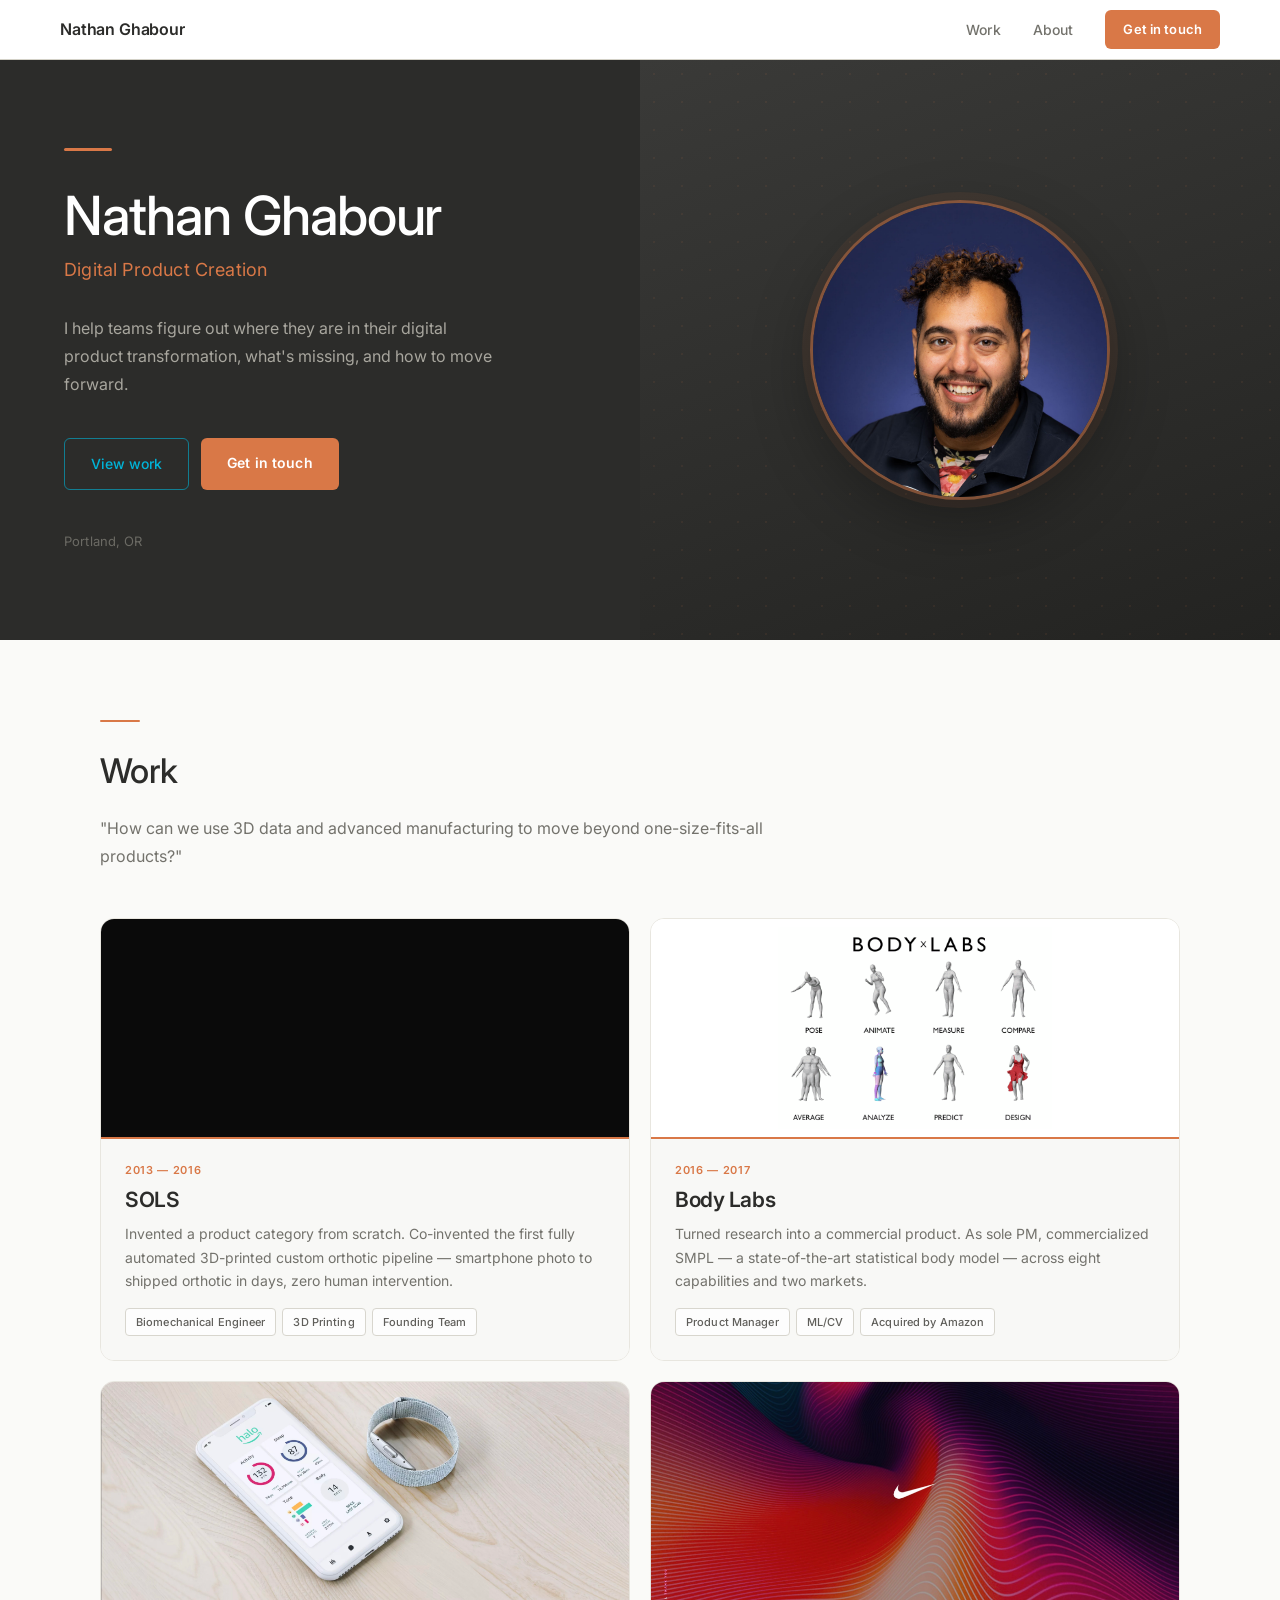
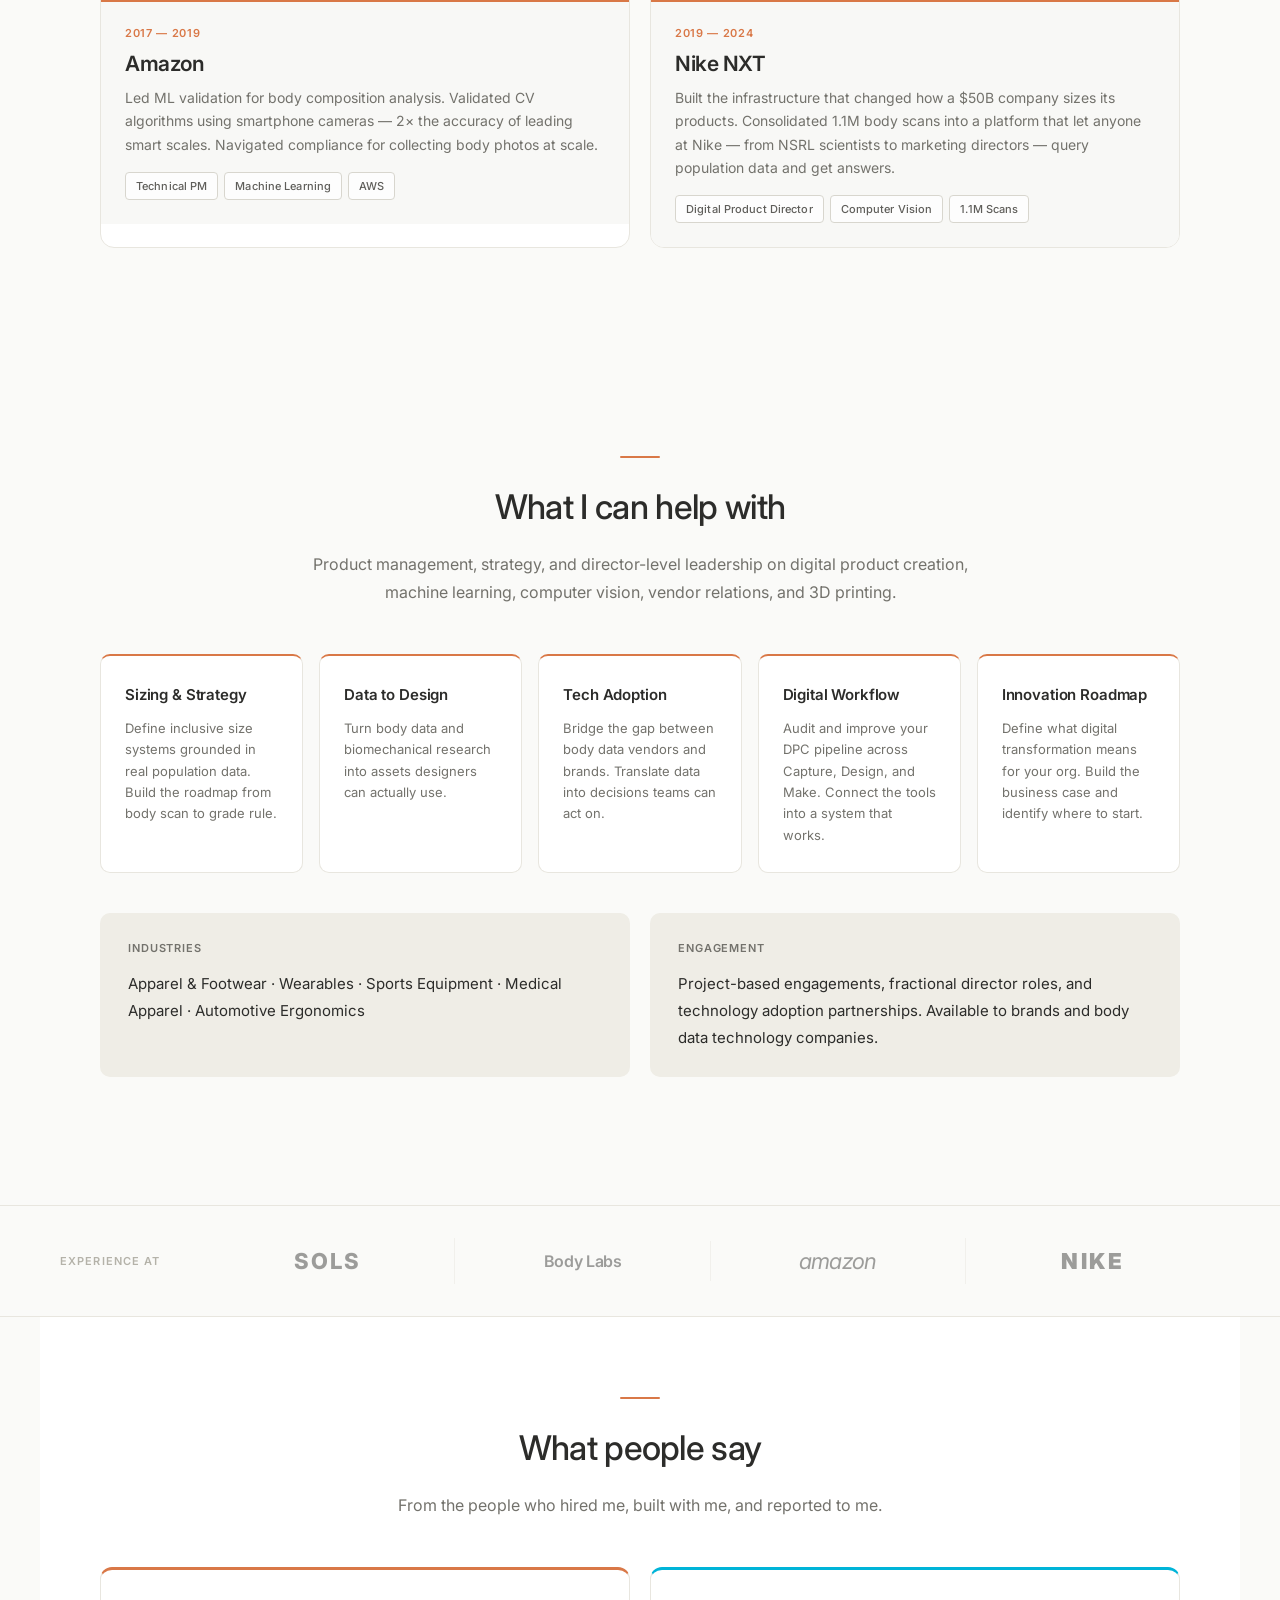
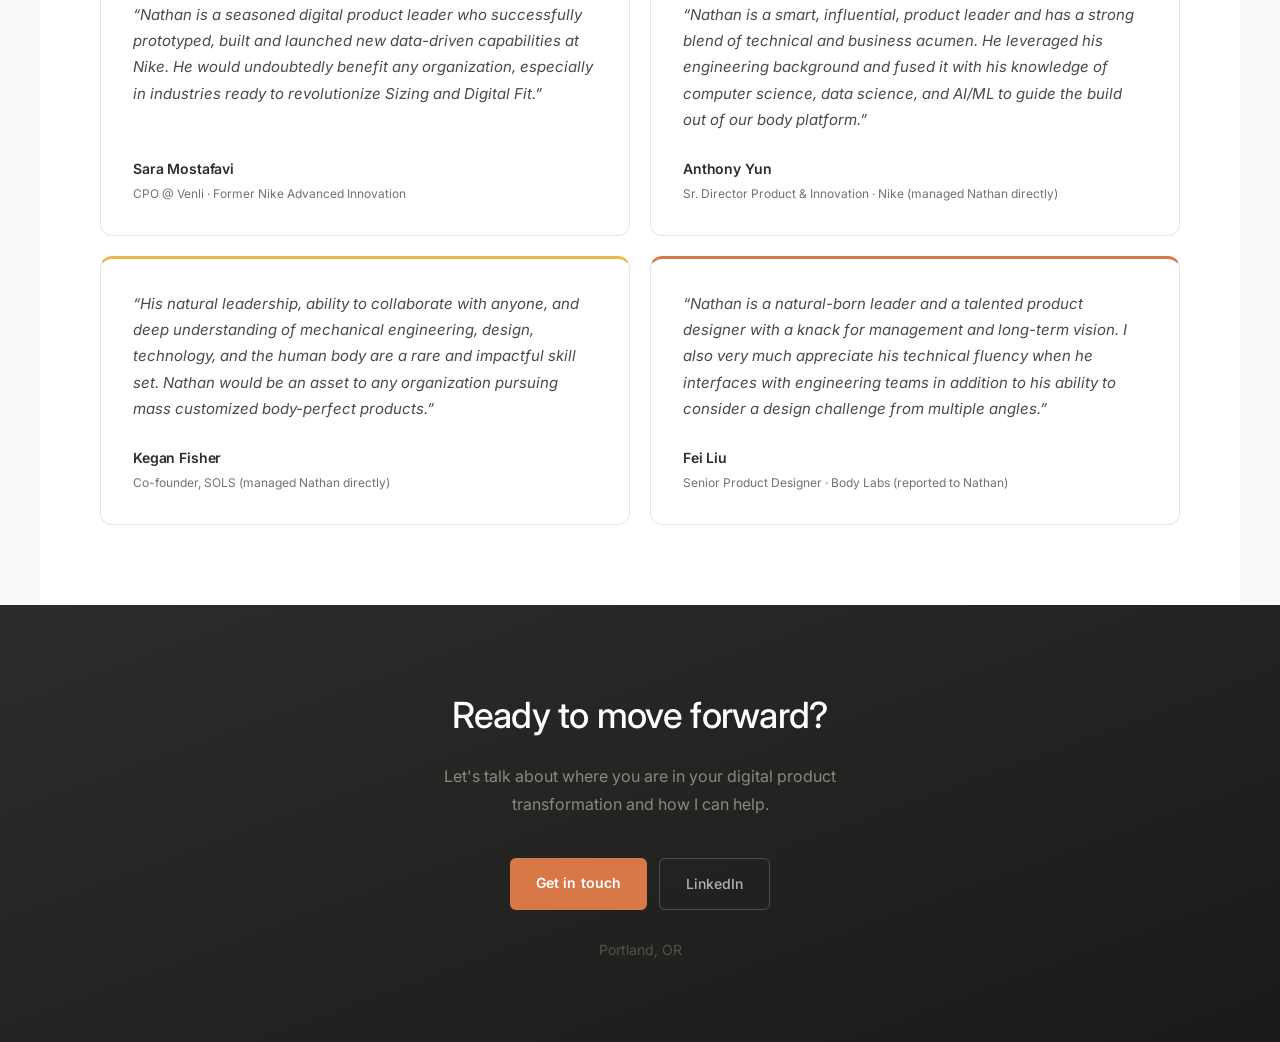
<file: index.html>
<!DOCTYPE html>
<html lang="en">
<head>
  <meta charset="UTF-8">
  <meta name="viewport" content="width=device-width, initial-scale=1.0">
  <title>Nathan Ghabour — Digital Product Creation</title>
  <link rel="preconnect" href="https://fonts.googleapis.com">
  <link href="https://fonts.googleapis.com/css2?family=Inter:wght@400;500;600;700&display=swap" rel="stylesheet">
  <link rel="stylesheet" href="styles.css">
</head>
<body>

  <!-- NAV -->
  <nav class="nav">
    <a href="/" class="nav-logo">Nathan Ghabour</a>
    <div class="nav-links">
      <a href="#work">Work</a>
      <a href="/about.html">About</a>
      <a href="/contact.html" class="nav-cta">Get in touch</a>
    </div>
  </nav>

  <!-- HERO -->
  <div class="hero">
    <div class="hero-content">
      <div class="hero-accent"></div>
      <h1>Nathan Ghabour</h1>
      <div class="hero-tagline">Digital Product Creation</div>
      <p class="hero-description">I help teams figure out where they are in their digital product transformation, what's missing, and how to move forward.</p>
      <div class="hero-ctas">
        <a href="#work" class="btn-secondary">View work</a>
        <a href="/contact.html" class="btn-primary">Get in touch</a>
      </div>
      <div class="hero-contact">
        Portland, OR
      </div>
    </div>
    <div class="hero-photo">
      <div class="photo-circle">
        <img src="nathan-photo.jpg" alt="Nathan Ghabour">
      </div>
    </div>
  </div>

  <!-- WORK SECTION -->
  <div class="section" id="work">
    <div class="section-accent"></div>
    <h2>Work</h2>
    <p class="section-intro">"How can we use 3D data and advanced manufacturing to move beyond one-size-fits-all products?"</p>

    <div class="projects-grid">

      <!-- SOLS -->
      <a href="/work/sols.html" class="project-card">
        <div class="project-media media-sols">
          <iframe
            src="https://player.vimeo.com/video/122751337?autoplay=0&title=0&byline=0&portrait=0&color=D97847"
            frameborder="0"
            allow="autoplay; fullscreen; picture-in-picture"
            allowfullscreen
            title="SOLS">
          </iframe>
        </div>
        <div class="project-content">
          <div class="project-year">2013 &mdash; 2016</div>
          <h3>SOLS</h3>
          <p class="project-description">Invented a product category from scratch. Co-invented the first fully automated 3D-printed custom orthotic pipeline — smartphone photo to shipped orthotic in days, zero human intervention.</p>
          <div class="project-tags">
            <span class="tag">Biomechanical Engineer</span>
            <span class="tag">3D Printing</span>
            <span class="tag">Founding Team</span>
          </div>
        </div>
      </a>

      <!-- Body Labs -->
      <a href="/work/body-labs.html" class="project-card">
        <div class="project-media media-bodylabs">
          <img src="body-labs-2.gif" alt="Body Labs — 3D body modeling capabilities: Pose, Animate, Measure, Compare, Average, Analyze, Predict, Design" class="bodylabs-gif">
        </div>
        <div class="project-content">
          <div class="project-year">2016 &mdash; 2017</div>
          <h3>Body Labs</h3>
          <p class="project-description">Turned research into a commercial product. As sole PM, commercialized SMPL — a state-of-the-art statistical body model — across eight capabilities and two markets.</p>
          <div class="project-tags">
            <span class="tag">Product Manager</span>
            <span class="tag">ML/CV</span>
            <span class="tag">Acquired by Amazon</span>
          </div>
        </div>
      </a>

      <!-- Amazon -->
      <a href="/work/amazon.html" class="project-card">
        <div class="project-media media-amazon">
          <img src="Amazon-Photo.jpg" alt="Amazon Halo" class="card-photo">
        </div>
        <div class="project-content">
          <div class="project-year">2017 &mdash; 2019</div>
          <h3>Amazon</h3>
          <p class="project-description">Led ML validation for body composition analysis. Validated CV algorithms using smartphone cameras — 2× the accuracy of leading smart scales. Navigated compliance for collecting body photos at scale.</p>
          <div class="project-tags">
            <span class="tag">Technical PM</span>
            <span class="tag">Machine Learning</span>
            <span class="tag">AWS</span>
          </div>
        </div>
      </a>

      <!-- Nike -->
      <a href="/work/nike.html" class="project-card">
        <div class="project-media media-nike">
          <img src="Nike_photo.jpg" alt="Nike NXT" class="card-photo">
        </div>
        <div class="project-content">
          <div class="project-year">2019 &mdash; 2024</div>
          <h3>Nike NXT</h3>
          <p class="project-description">Built the infrastructure that changed how a $50B company sizes its products. Consolidated 1.1M body scans into a platform that let anyone at Nike — from NSRL scientists to marketing directors — query population data and get answers.</p>
          <div class="project-tags">
            <span class="tag">Digital Product Director</span>
            <span class="tag">Computer Vision</span>
            <span class="tag">1.1M Scans</span>
          </div>
        </div>
      </a>

    </div><!-- /.projects-grid -->
  </div><!-- /.section -->

  <!-- SERVICES SECTION -->
  <div class="section services-section" id="services">
    <div class="section-accent" style="margin-left: auto; margin-right: auto;"></div>
    <h2 style="text-align: center;">What I can help with</h2>
    <p class="section-intro" style="text-align: center; margin-left: auto; margin-right: auto;">Product management, strategy, and director-level leadership on digital product creation, machine learning, computer vision, vendor relations, and 3D printing.</p>

    <div class="services-grid">
      <div class="service-card">
        <h3>Sizing &amp; Strategy</h3>
        <p>Define inclusive size systems grounded in real population data. Build the roadmap from body scan to grade rule.</p>
      </div>
      <div class="service-card">
        <h3>Data to Design</h3>
        <p>Turn body data and biomechanical research into assets designers can actually use.</p>
      </div>
      <div class="service-card">
        <h3>Tech Adoption</h3>
        <p>Bridge the gap between body data vendors and brands. Translate data into decisions teams can act on.</p>
      </div>
      <div class="service-card">
        <h3>Digital Workflow</h3>
        <p>Audit and improve your DPC pipeline across Capture, Design, and Make. Connect the tools into a system that works.</p>
      </div>
      <div class="service-card">
        <h3>Innovation Roadmap</h3>
        <p>Define what digital transformation means for your org. Build the business case and identify where to start.</p>
      </div>
    </div>

    <div class="info-grid">
      <div class="info-box">
        <h3>Industries</h3>
        <p>Apparel &amp; Footwear &middot; Wearables &middot; Sports Equipment &middot; Medical Apparel &middot; Automotive Ergonomics</p>
      </div>
      <div class="info-box">
        <h3>Engagement</h3>
        <p>Project-based engagements, fractional director roles, and technology adoption partnerships. Available to brands and body data technology companies.</p>
      </div>
    </div>
  </div>

  <!-- LOGOS SECTION -->
  <div class="logos-section">
    <div class="logos-inner">
      <div class="logos-label">Experience at</div>
      <div class="logos-row">
        <a href="/work/sols.html" class="logo-item" aria-label="SOLS">
          <span class="logo-text logo-sols">SOLS</span>
        </a>
        <a href="/work/body-labs.html" class="logo-item" aria-label="Body Labs">
          <span class="logo-text logo-bodylabs">Body Labs</span>
        </a>
        <a href="/work/amazon.html" class="logo-item" aria-label="Amazon">
          <span class="logo-text logo-amazon">amazon</span>
        </a>
        <a href="/work/nike.html" class="logo-item" aria-label="Nike">
          <span class="logo-text logo-nike">NIKE</span>
        </a>
      </div>
    </div>
  </div>

  <!-- TESTIMONIALS SECTION -->
  <div class="section testimonials-section" id="testimonials">
    <div class="section-accent" style="margin: 0 auto 20px;"></div>
    <h2 style="text-align: center;">What people say</h2>
    <p class="section-intro" style="text-align: center; margin-left: auto; margin-right: auto;">From the people who hired me, built with me, and reported to me.</p>
    <div class="testimonials-grid">

      <div class="testimonial-card testimonial-rust">
        <p class="testimonial-quote">&ldquo;Nathan is a seasoned digital product leader who successfully prototyped, built and launched new data-driven capabilities at Nike. He would undoubtedly benefit any organization, especially in industries ready to revolutionize Sizing and Digital Fit.&rdquo;</p>
        <div class="testimonial-author">
          <div class="testimonial-name">Sara Mostafavi</div>
          <div class="testimonial-title">CPO @ Venli &middot; Former Nike Advanced Innovation</div>
        </div>
      </div>

      <div class="testimonial-card testimonial-cyan">
        <p class="testimonial-quote">&ldquo;Nathan is a smart, influential, product leader and has a strong blend of technical and business acumen. He leveraged his engineering background and fused it with his knowledge of computer science, data science, and AI/ML to guide the build out of our body platform.&rdquo;</p>
        <div class="testimonial-author">
          <div class="testimonial-name">Anthony Yun</div>
          <div class="testimonial-title">Sr. Director Product &amp; Innovation &middot; Nike (managed Nathan directly)</div>
        </div>
      </div>

      <div class="testimonial-card testimonial-mustard">
        <p class="testimonial-quote">&ldquo;His natural leadership, ability to collaborate with anyone, and deep understanding of mechanical engineering, design, technology, and the human body are a rare and impactful skill set. Nathan would be an asset to any organization pursuing mass customized body-perfect products.&rdquo;</p>
        <div class="testimonial-author">
          <div class="testimonial-name">Kegan Fisher</div>
          <div class="testimonial-title">Co-founder, SOLS (managed Nathan directly)</div>
        </div>
      </div>

      <div class="testimonial-card testimonial-rust">
        <p class="testimonial-quote">&ldquo;Nathan is a natural-born leader and a talented product designer with a knack for management and long-term vision. I also very much appreciate his technical fluency when he interfaces with engineering teams in addition to his ability to consider a design challenge from multiple angles.&rdquo;</p>
        <div class="testimonial-author">
          <div class="testimonial-name">Fei Liu</div>
          <div class="testimonial-title">Senior Product Designer &middot; Body Labs (reported to Nathan)</div>
        </div>
      </div>

    </div>
  </div>

  <!-- CTA FOOTER -->
  <div class="cta-footer" id="contact">
    <h2>Ready to move forward?</h2>
    <p>Let's talk about where you are in your digital product transformation and how I can help.</p>
    <div class="cta-buttons">
      <a href="/contact.html" class="btn-primary">Get in touch</a>
      <a href="https://linkedin.com/in/nathanghabour" target="_blank" rel="noopener" class="btn-secondary">LinkedIn</a>
    </div>
    <div class="contact-info">Portland, OR</div>
  </div>

</body>
</html>
</file>
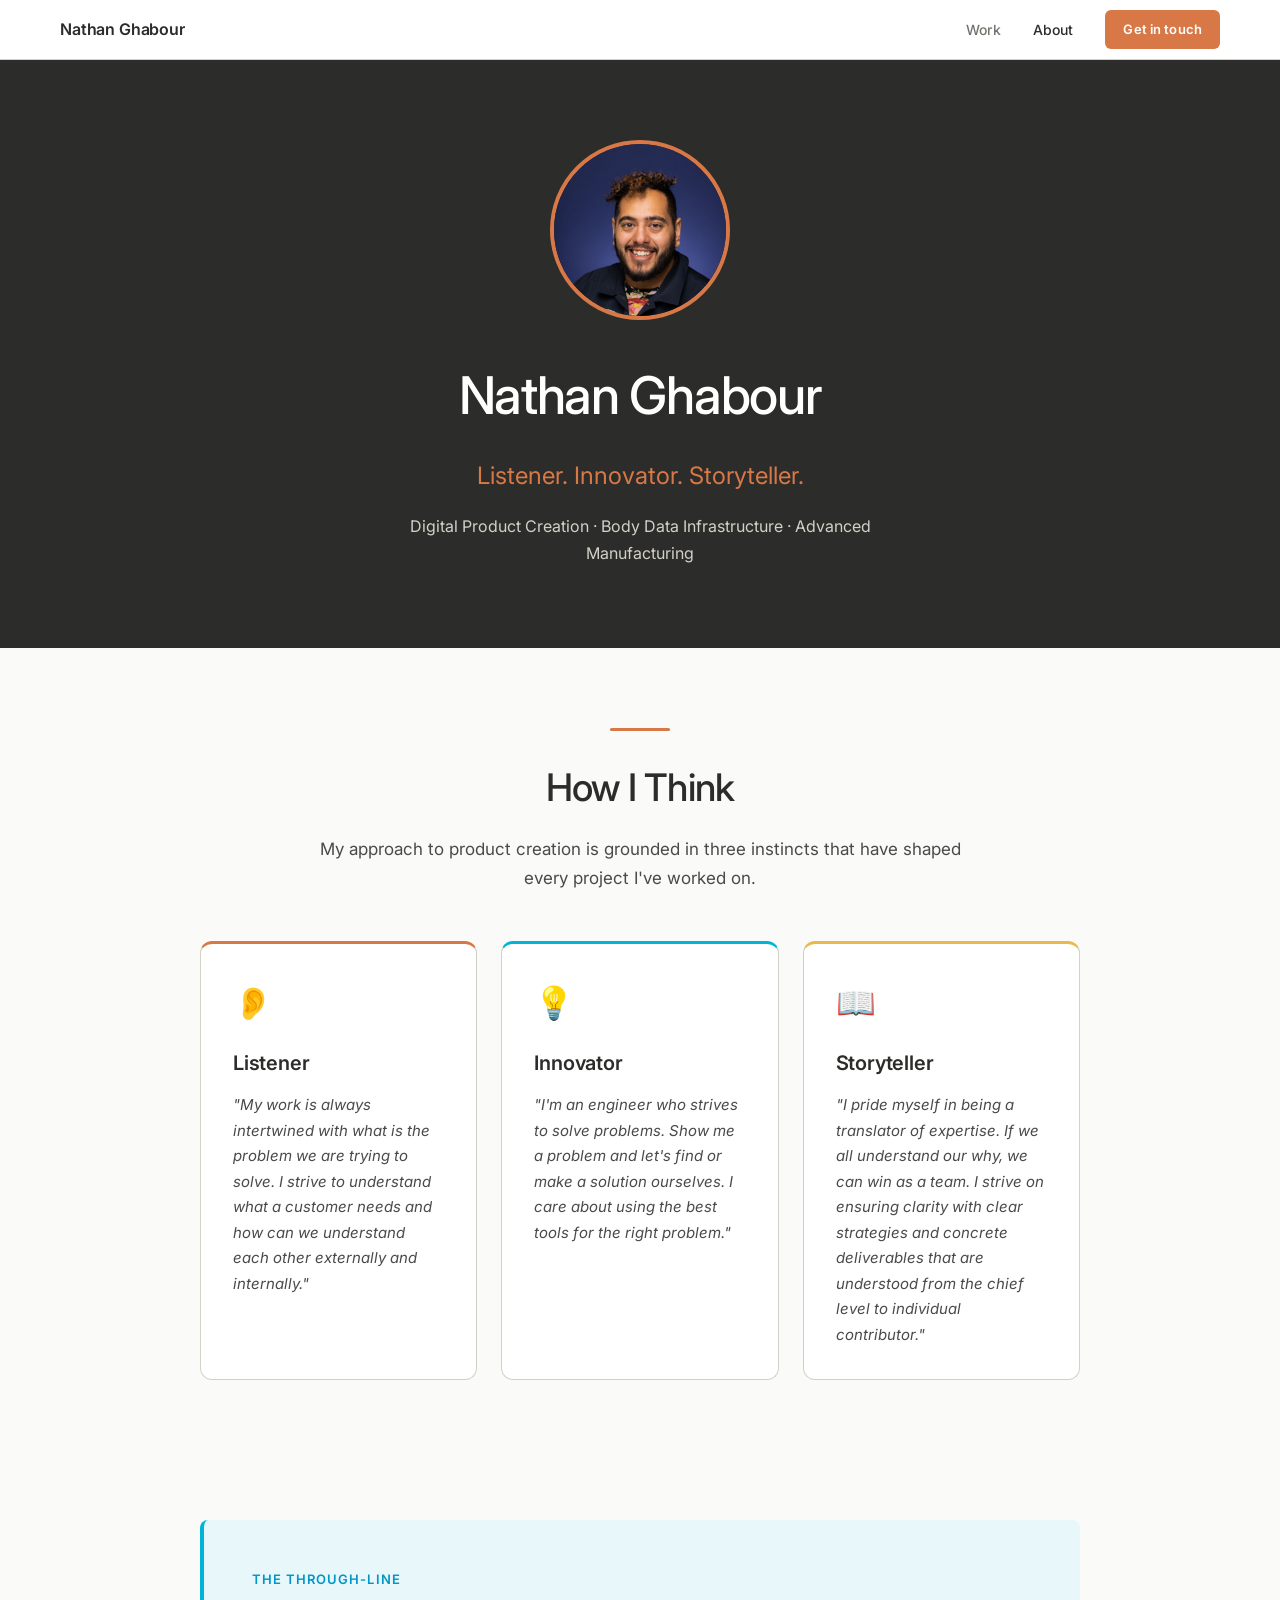
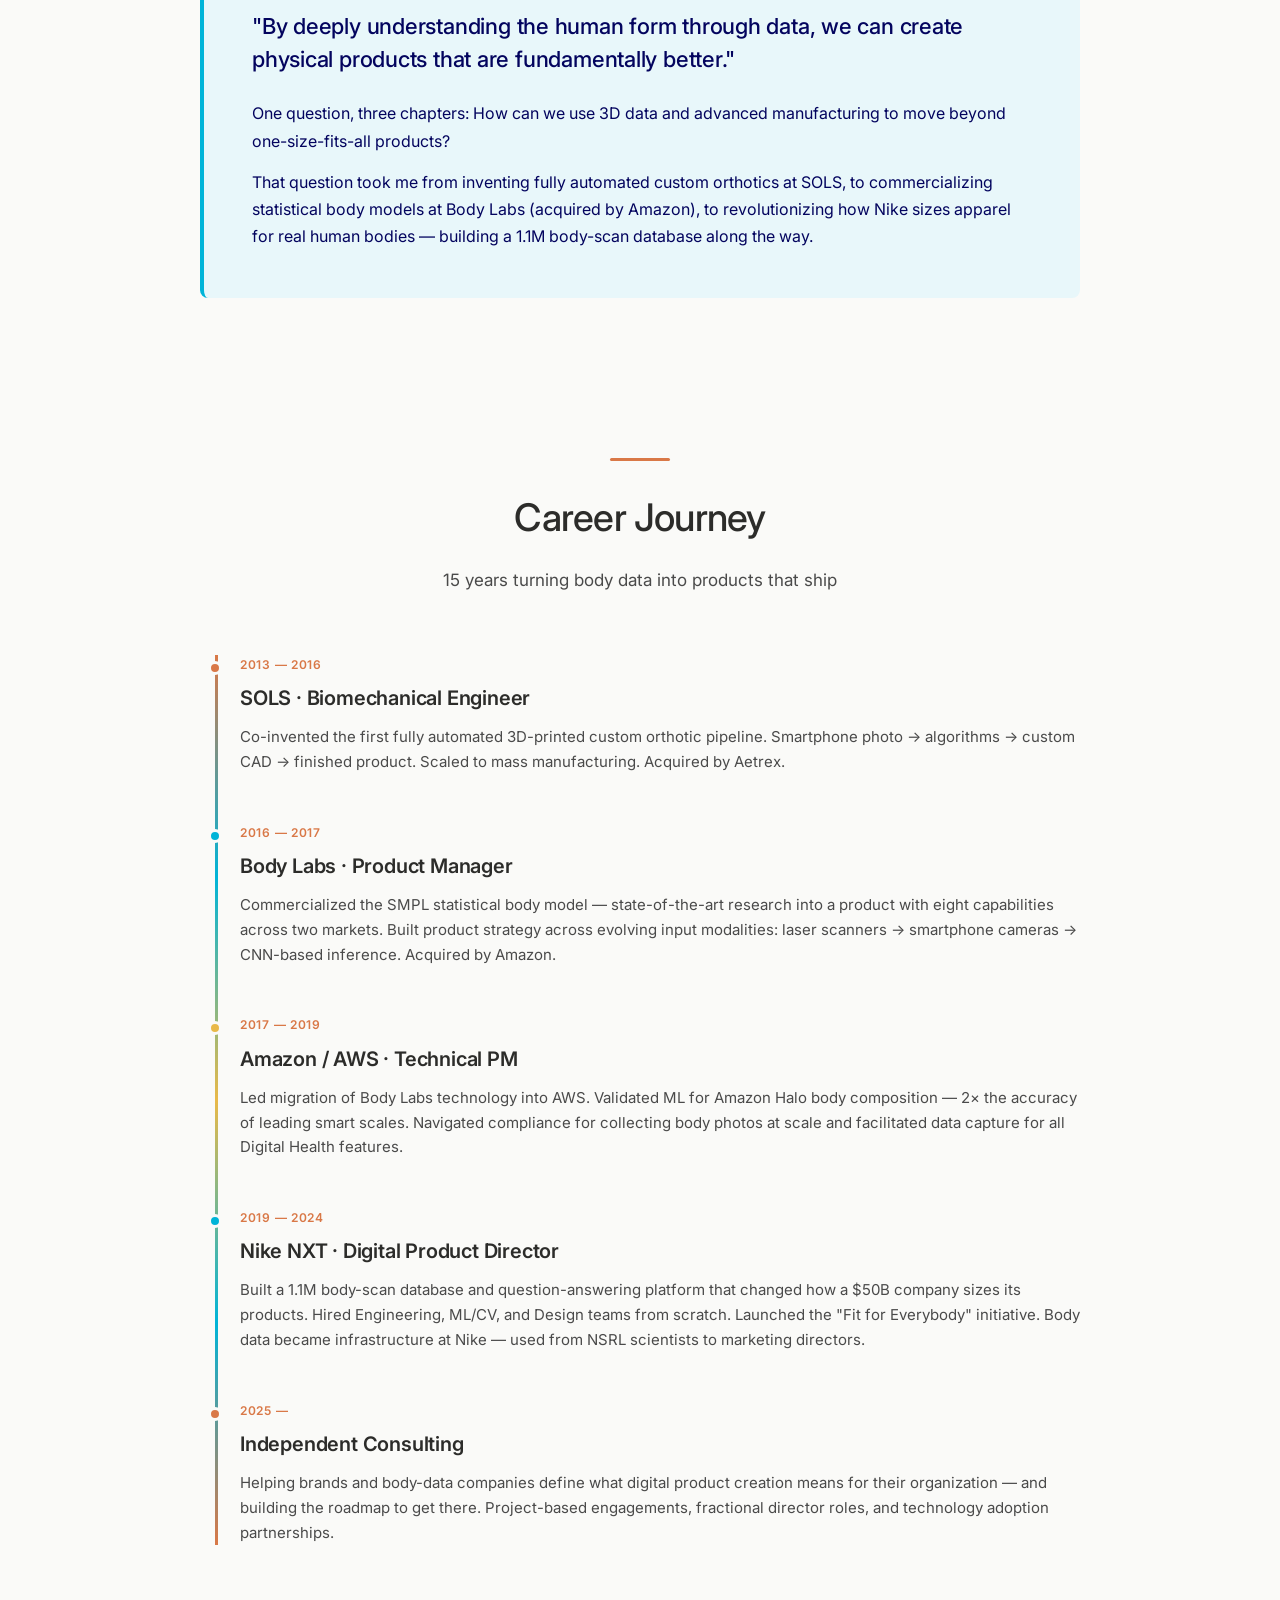
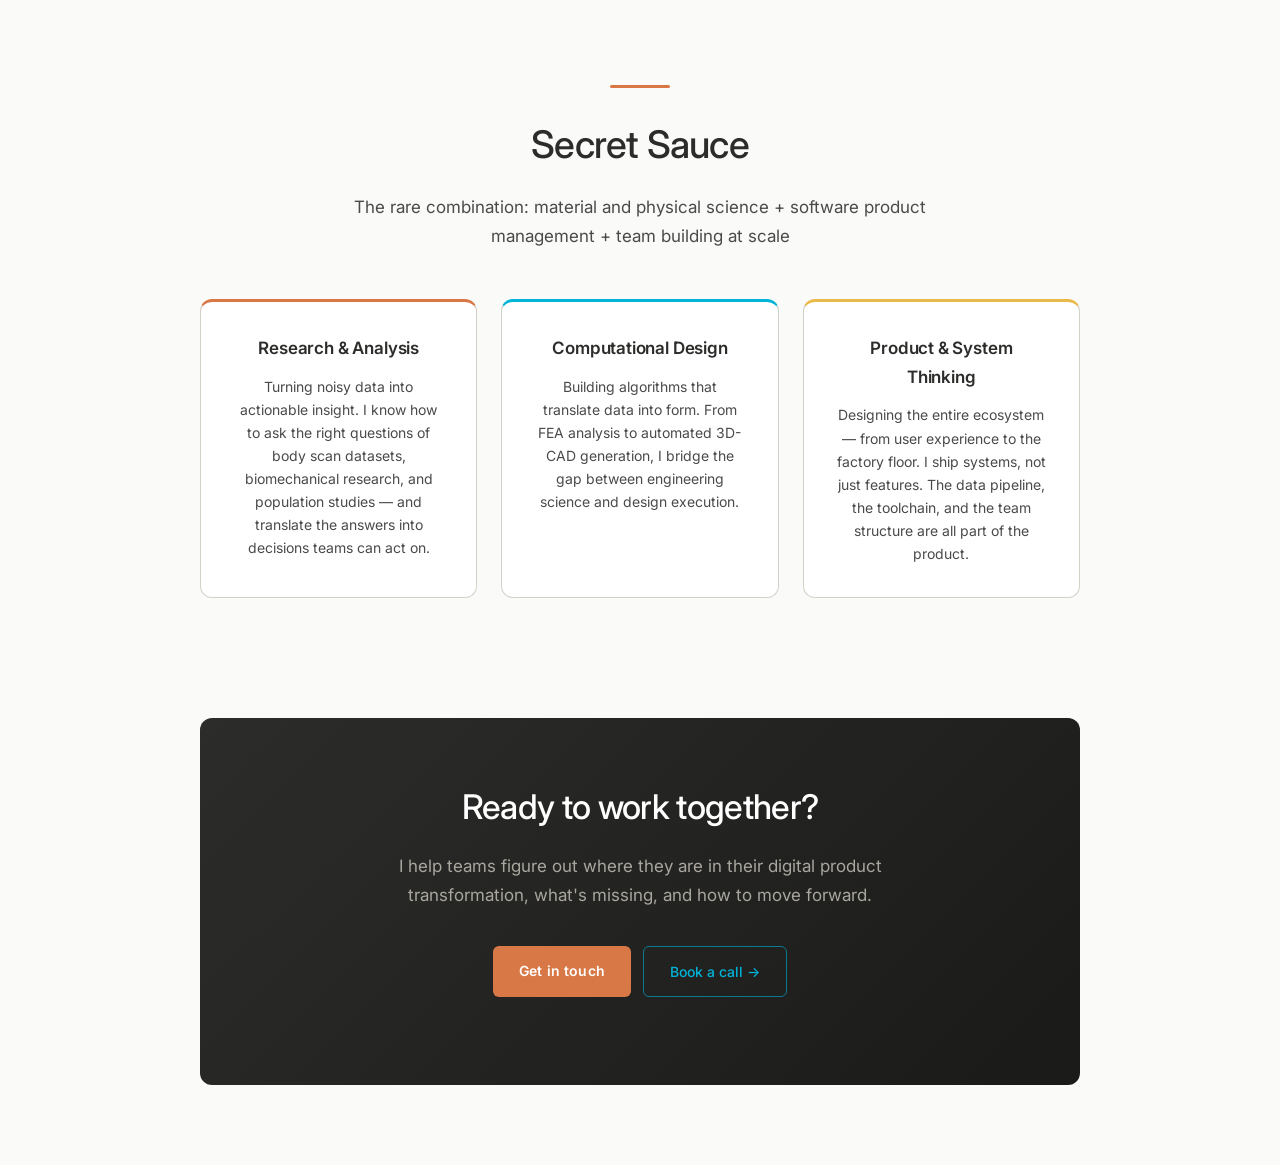
<file: about.html>
<!DOCTYPE html>
<html lang="en">
<head>
  <meta charset="UTF-8">
  <meta name="viewport" content="width=device-width, initial-scale=1.0">
  <title>About — Nathan Ghabour</title>
  <link rel="preconnect" href="https://fonts.googleapis.com">
  <link href="https://fonts.googleapis.com/css2?family=Inter:wght@400;500;600;700&display=swap" rel="stylesheet">
  <link rel="stylesheet" href="styles.css">
</head>
<body>

  <!-- NAV -->
  <nav class="nav">
    <a href="/" class="nav-logo">Nathan Ghabour</a>
    <div class="nav-links">
      <a href="/#work">Work</a>
      <a href="/about.html" class="active">About</a>
      <a href="/contact.html" class="nav-cta">Get in touch</a>
    </div>
  </nav>

  <!-- HERO -->
  <div class="about-hero">
    <div class="about-hero-photo">
      <img src="nathan-photo.jpg" alt="Nathan Ghabour">
    </div>
    <h1>Nathan Ghabour</h1>
    <div class="about-hero-tagline">Listener. Innovator. Storyteller.</div>
    <p class="about-hero-subtitle">Digital Product Creation &middot; Body Data Infrastructure &middot; Advanced Manufacturing</p>
  </div>

  <!-- HOW I THINK -->
  <div class="page-section">
    <div class="page-section-accent"></div>
    <h2>How I Think</h2>
    <p class="page-section-intro">My approach to product creation is grounded in three instincts that have shaped every project I've worked on.</p>

    <div class="pillars">
      <div class="pillar pillar-rust">
        <div class="pillar-icon">👂</div>
        <h3>Listener</h3>
        <p>"My work is always intertwined with what is the problem we are trying to solve. I strive to understand what a customer needs and how can we understand each other externally and internally."</p>
      </div>

      <div class="pillar pillar-cyan">
        <div class="pillar-icon">💡</div>
        <h3>Innovator</h3>
        <p>"I'm an engineer who strives to solve problems. Show me a problem and let's find or make a solution ourselves. I care about using the best tools for the right problem."</p>
      </div>

      <div class="pillar pillar-mustard">
        <div class="pillar-icon">📖</div>
        <h3>Storyteller</h3>
        <p>"I pride myself in being a translator of expertise. If we all understand our why, we can win as a team. I strive on ensuring clarity with clear strategies and concrete deliverables that are understood from the chief level to individual contributor."</p>
      </div>
    </div>
  </div>

  <!-- THE THROUGH-LINE -->
  <div class="page-section" style="padding-top: 0;">
    <div class="through-line">
      <h3>The Through-Line</h3>
      <div class="through-line-quote">"By deeply understanding the human form through data, we can create physical products that are fundamentally better."</div>
      <p>One question, three chapters: How can we use 3D data and advanced manufacturing to move beyond one-size-fits-all products?</p>
      <p>That question took me from inventing fully automated custom orthotics at SOLS, to commercializing statistical body models at Body Labs (acquired by Amazon), to revolutionizing how Nike sizes apparel for real human bodies — building a 1.1M body-scan database along the way.</p>
    </div>
  </div>

  <!-- CAREER JOURNEY -->
  <div class="page-section">
    <div class="page-section-accent"></div>
    <h2>Career Journey</h2>
    <p class="page-section-intro">15 years turning body data into products that ship</p>

    <div class="timeline">
      <div class="timeline-item">
        <div class="timeline-dot timeline-dot-rust"></div>
        <div class="timeline-year">2013 &mdash; 2016</div>
        <h4>SOLS &middot; Biomechanical Engineer</h4>
        <p>Co-invented the first fully automated 3D-printed custom orthotic pipeline. Smartphone photo → algorithms → custom CAD → finished product. Scaled to mass manufacturing. Acquired by Aetrex.</p>
      </div>

      <div class="timeline-item">
        <div class="timeline-dot timeline-dot-cyan"></div>
        <div class="timeline-year">2016 &mdash; 2017</div>
        <h4>Body Labs &middot; Product Manager</h4>
        <p>Commercialized the SMPL statistical body model — state-of-the-art research into a product with eight capabilities across two markets. Built product strategy across evolving input modalities: laser scanners → smartphone cameras → CNN-based inference. Acquired by Amazon.</p>
      </div>

      <div class="timeline-item">
        <div class="timeline-dot timeline-dot-mustard"></div>
        <div class="timeline-year">2017 &mdash; 2019</div>
        <h4>Amazon / AWS &middot; Technical PM</h4>
        <p>Led migration of Body Labs technology into AWS. Validated ML for Amazon Halo body composition — 2× the accuracy of leading smart scales. Navigated compliance for collecting body photos at scale and facilitated data capture for all Digital Health features.</p>
      </div>

      <div class="timeline-item">
        <div class="timeline-dot timeline-dot-cyan"></div>
        <div class="timeline-year">2019 &mdash; 2024</div>
        <h4>Nike NXT &middot; Digital Product Director</h4>
        <p>Built a 1.1M body-scan database and question-answering platform that changed how a $50B company sizes its products. Hired Engineering, ML/CV, and Design teams from scratch. Launched the "Fit for Everybody" initiative. Body data became infrastructure at Nike — used from NSRL scientists to marketing directors.</p>
      </div>

      <div class="timeline-item">
        <div class="timeline-dot timeline-dot-rust"></div>
        <div class="timeline-year">2025 &mdash;</div>
        <h4>Independent Consulting</h4>
        <p>Helping brands and body-data companies define what digital product creation means for their organization — and building the roadmap to get there. Project-based engagements, fractional director roles, and technology adoption partnerships.</p>
      </div>
    </div>
  </div>

  <!-- SECRET SAUCE -->
  <div class="page-section" style="padding-top: 0;">
    <div class="page-section-accent"></div>
    <h2>Secret Sauce</h2>
    <p class="page-section-intro">The rare combination: material and physical science + software product management + team building at scale</p>

    <div class="sauce-grid">
      <div class="sauce-card">
        <h4>Research &amp; Analysis</h4>
        <p>Turning noisy data into actionable insight. I know how to ask the right questions of body scan datasets, biomechanical research, and population studies — and translate the answers into decisions teams can act on.</p>
      </div>

      <div class="sauce-card">
        <h4>Computational Design</h4>
        <p>Building algorithms that translate data into form. From FEA analysis to automated 3D-CAD generation, I bridge the gap between engineering science and design execution.</p>
      </div>

      <div class="sauce-card">
        <h4>Product &amp; System Thinking</h4>
        <p>Designing the entire ecosystem — from user experience to the factory floor. I ship systems, not just features. The data pipeline, the toolchain, and the team structure are all part of the product.</p>
      </div>
    </div>
  </div>

  <!-- CTA -->
  <div class="page-section" style="padding-top: 0;">
    <div class="about-cta">
      <h3>Ready to work together?</h3>
      <p>I help teams figure out where they are in their digital product transformation, what's missing, and how to move forward.</p>
      <div class="cta-buttons">
        <a href="/contact.html" class="btn-primary">Get in touch</a>
        <a href="https://calendar.app.google/raxVFKUH1ApF9yvz9" target="_blank" rel="noopener" class="btn-secondary">Book a call →</a>
      </div>
    </div>
  </div>

</body>
</html>
</file>
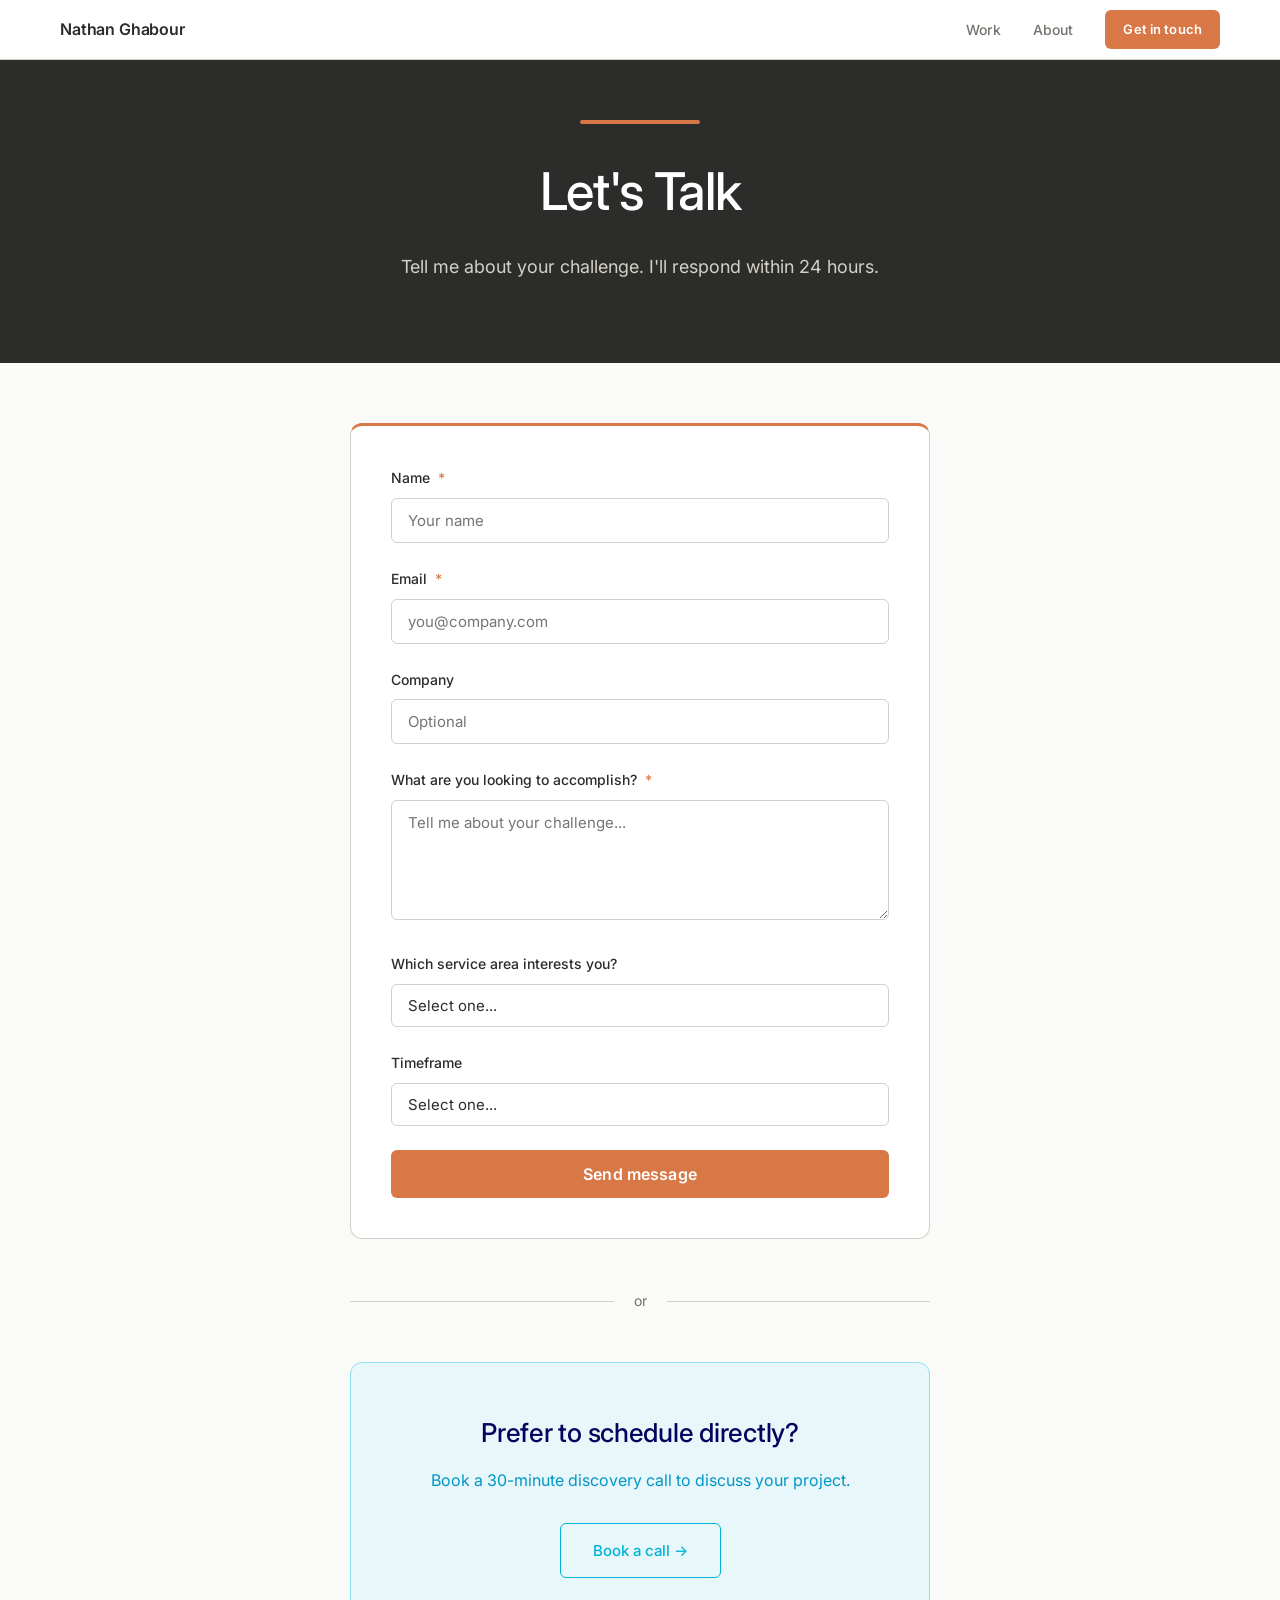
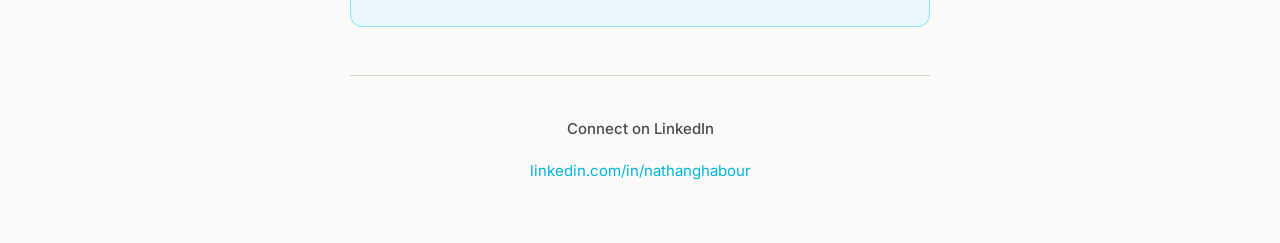
<file: contact.html>
<!DOCTYPE html>
<html lang="en">
<head>
  <meta charset="UTF-8">
  <meta name="viewport" content="width=device-width, initial-scale=1.0">
  <title>Contact — Nathan Ghabour</title>
  <link rel="preconnect" href="https://fonts.googleapis.com">
  <link href="https://fonts.googleapis.com/css2?family=Inter:wght@400;500;600;700&display=swap" rel="stylesheet">
  <link rel="stylesheet" href="styles.css">
</head>
<body>

  <!-- NAV -->
  <nav class="nav">
    <a href="/" class="nav-logo">Nathan Ghabour</a>
    <div class="nav-links">
      <a href="/#work">Work</a>
      <a href="/about.html">About</a>
      <a href="/contact.html" class="active nav-cta">Get in touch</a>
    </div>
  </nav>

  <!-- HERO -->
  <div class="page-hero">
    <div class="page-hero-accent"></div>
    <h1>Let's Talk</h1>
    <p>Tell me about your challenge. I'll respond within 24 hours.</p>
  </div>

  <!-- CONTACT FORM + CALENDAR -->
  <div class="contact-section">

    <!-- PRIMARY: CONTACT FORM -->
    <div class="form-card">
      <form id="contact-form" action="https://formspree.io/f/mwvzppkl" method="POST">

        <div class="form-group">
          <label for="name">Name <span class="form-required">*</span></label>
          <input type="text" id="name" name="name" required placeholder="Your name">
        </div>

        <div class="form-group">
          <label for="email">Email <span class="form-required">*</span></label>
          <input type="email" id="email" name="email" required placeholder="you@company.com">
        </div>

        <div class="form-group">
          <label for="company">Company</label>
          <input type="text" id="company" name="company" placeholder="Optional">
        </div>

        <div class="form-group">
          <label for="message">What are you looking to accomplish? <span class="form-required">*</span></label>
          <textarea id="message" name="message" required placeholder="Tell me about your challenge..."></textarea>
        </div>

        <div class="form-group">
          <label for="service">Which service area interests you?</label>
          <select id="service" name="service">
            <option value="">Select one...</option>
            <option value="sizing">Sizing &amp; Strategy</option>
            <option value="data">Data to Design</option>
            <option value="tech">Tech Adoption</option>
            <option value="workflow">Digital Workflow</option>
            <option value="innovation">Innovation Roadmap</option>
            <option value="unsure">Not sure yet</option>
          </select>
        </div>

        <div class="form-group">
          <label for="timeframe">Timeframe</label>
          <select id="timeframe" name="timeframe">
            <option value="">Select one...</option>
            <option value="immediate">Immediate</option>
            <option value="3months">Next 3 months</option>
            <option value="6months">Next 6 months</option>
            <option value="exploring">Exploring</option>
          </select>
        </div>

        <button type="submit" class="submit-btn">Send message</button>
      </form>
    </div>


    <!-- DIVIDER -->
    <div class="contact-divider">
      <span>or</span>
    </div>

    <!-- SECONDARY: CALENDAR -->
    <div class="calendar-card">
      <h3>Prefer to schedule directly?</h3>
      <p>Book a 30-minute discovery call to discuss your project.</p>
      <a href="https://calendar.app.google/raxVFKUH1ApF9yvz9" target="_blank" rel="noopener" class="calendar-btn">Book a call →</a>
    </div>

    <!-- LINKEDIN ONLY -->
    <div class="contact-links-section">
      <h4>Connect on LinkedIn</h4>
      <div class="contact-links">
        <a href="https://linkedin.com/in/nathanghabour" target="_blank" rel="noopener">linkedin.com/in/nathanghabour</a>
      </div>
    </div>

  </div>

</body>
</html>
</file>
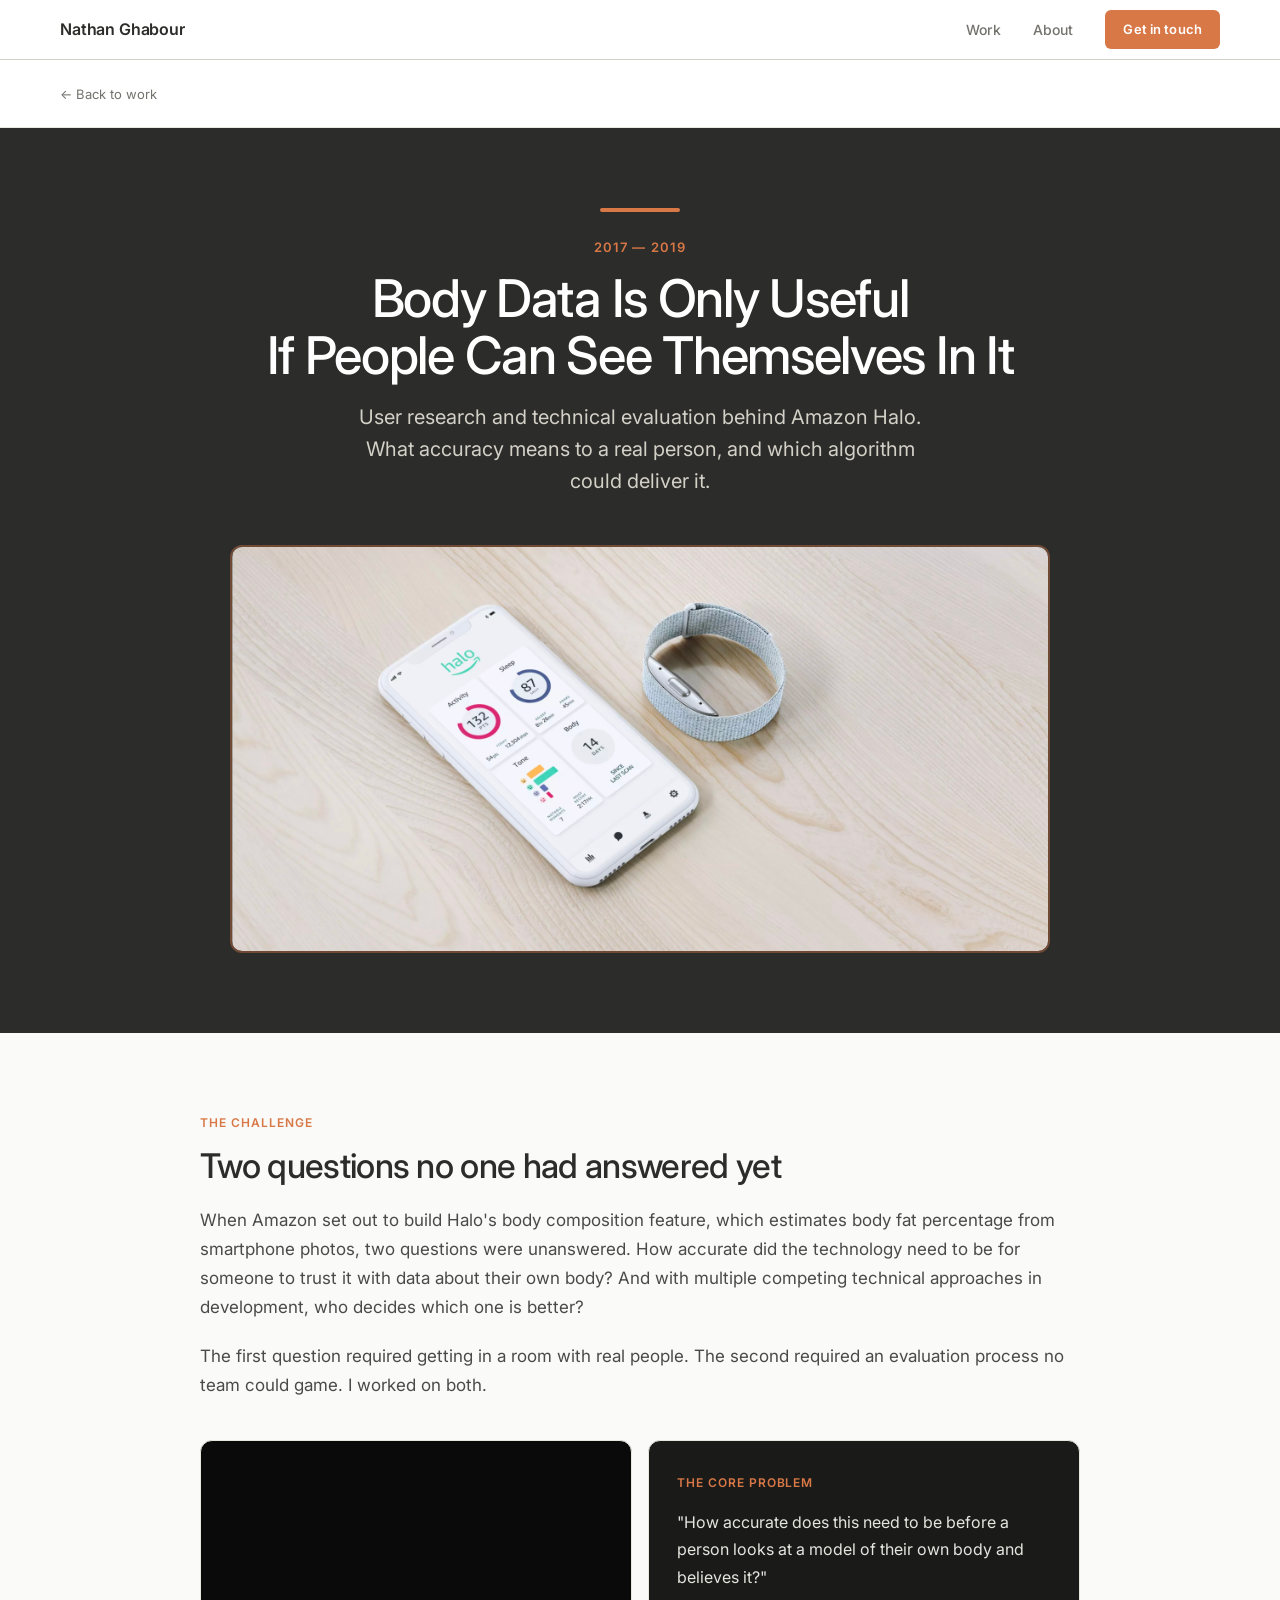
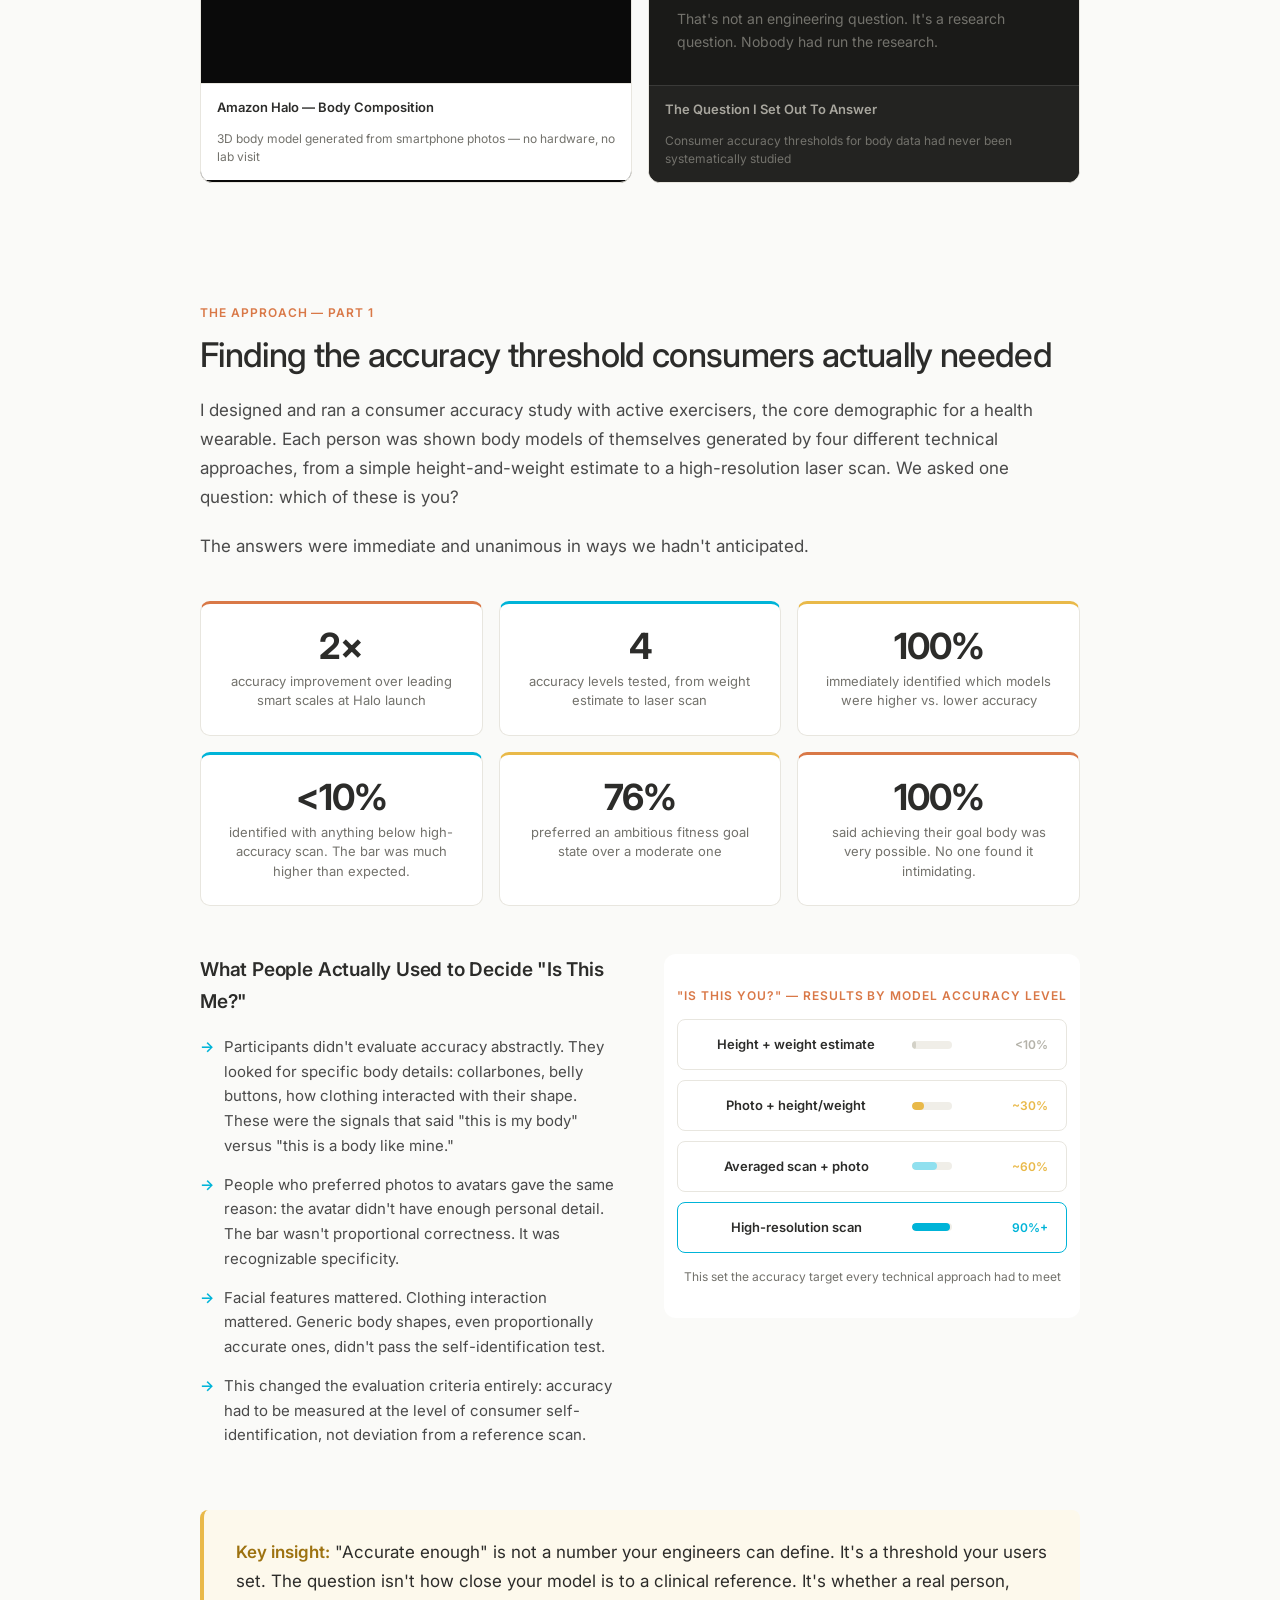
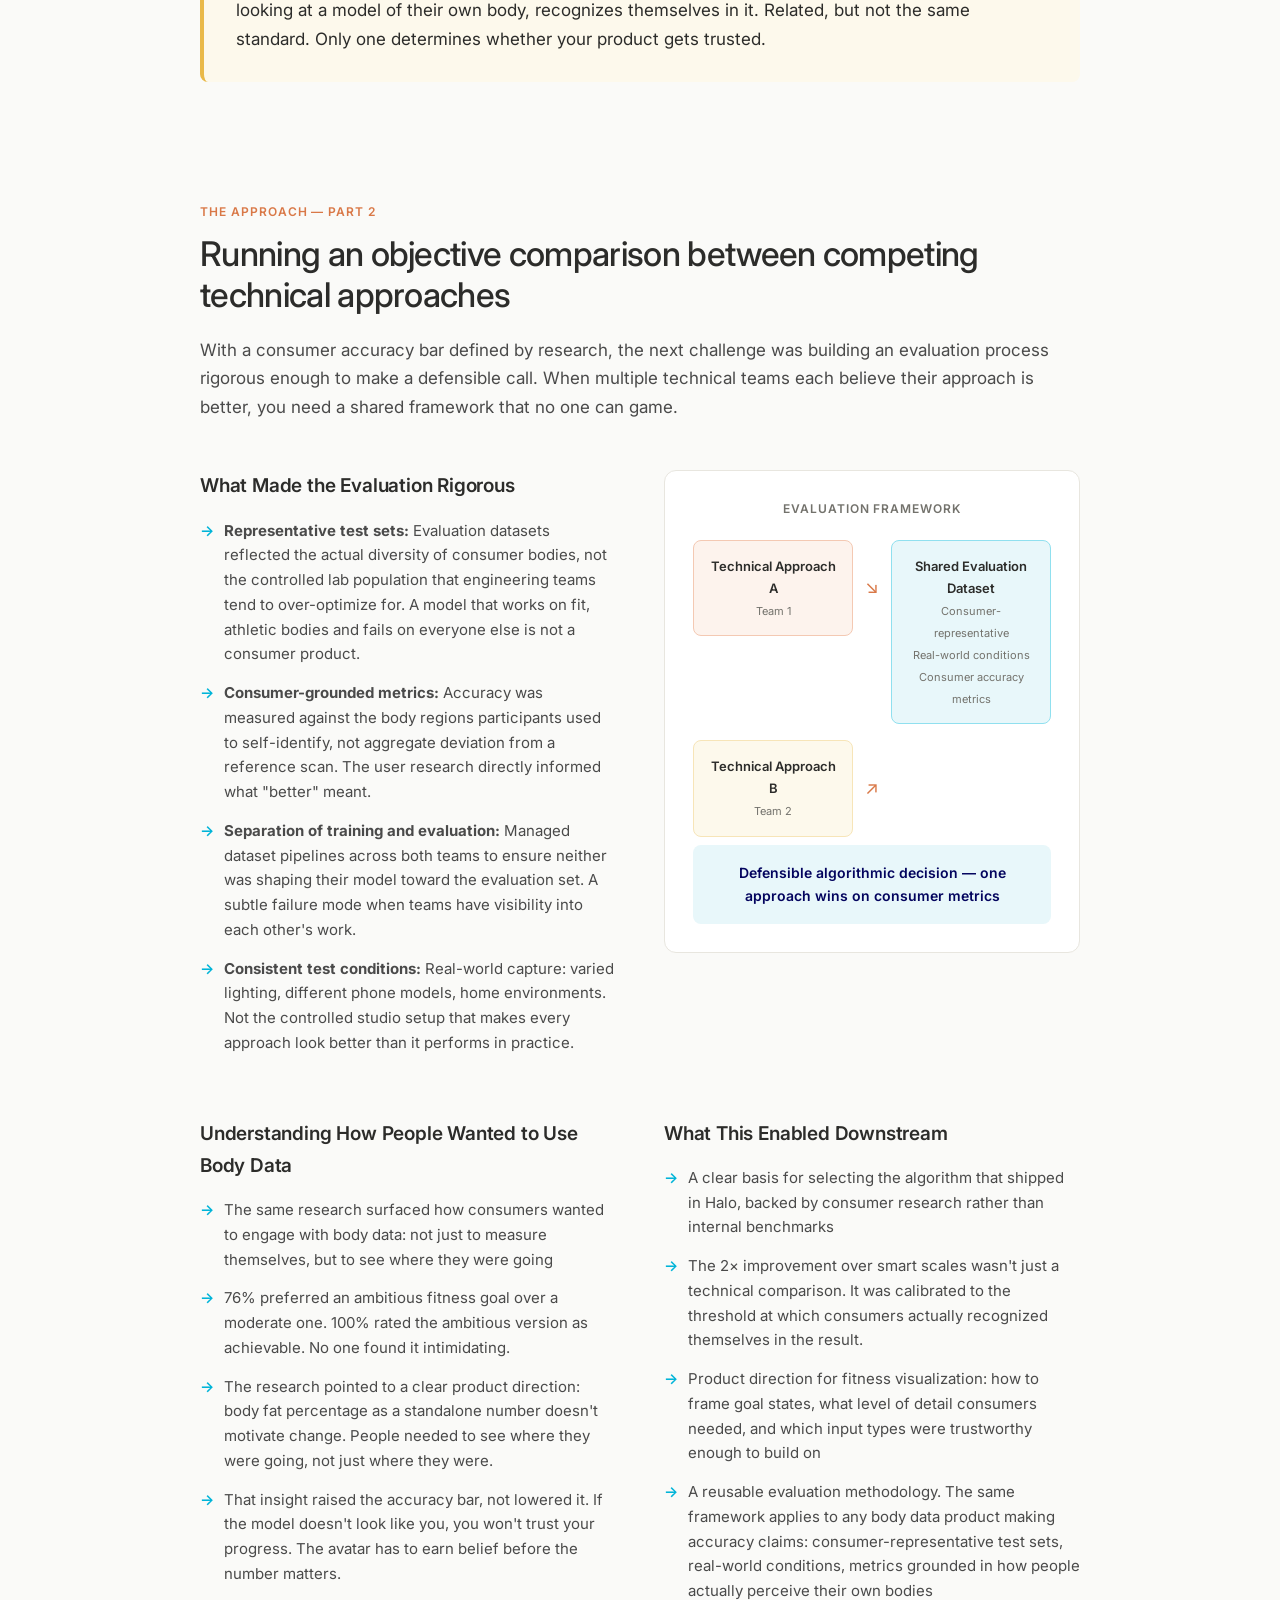
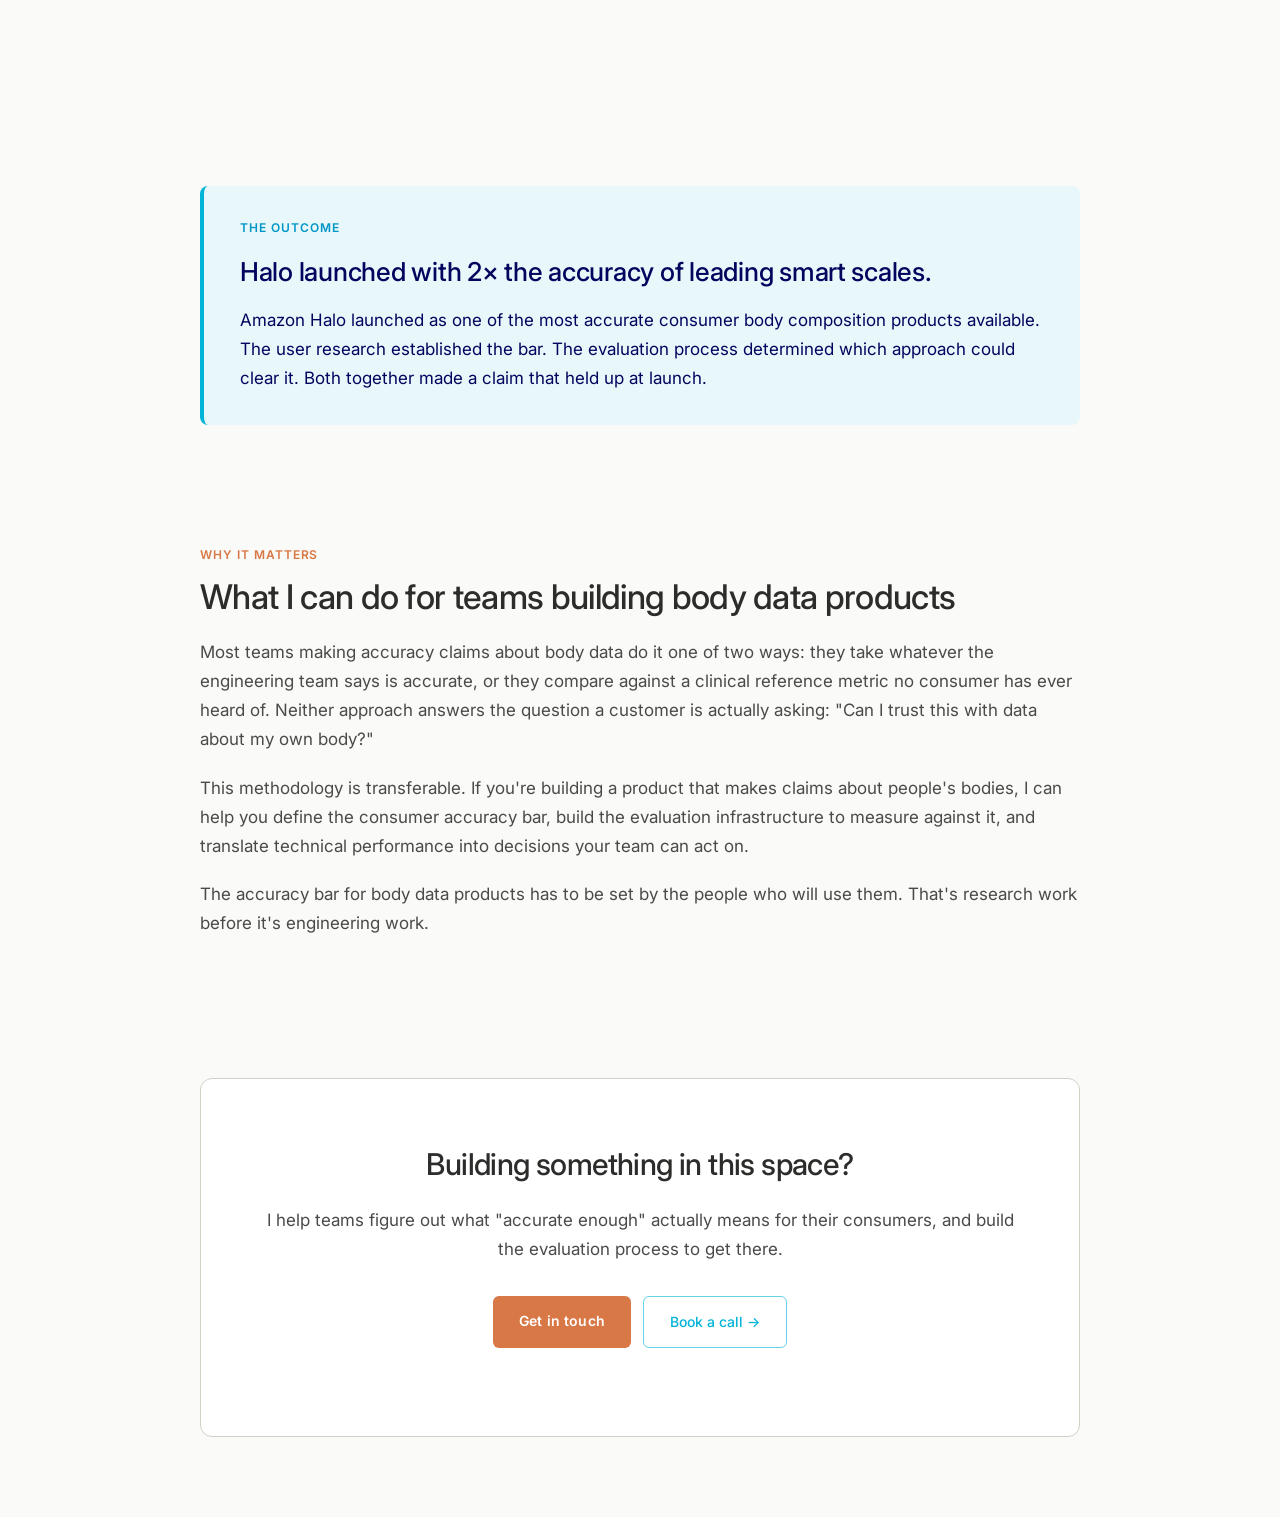
<file: work/amazon.html>
<!DOCTYPE html>
<html lang="en">
<head>
  <meta charset="UTF-8">
  <meta name="viewport" content="width=device-width, initial-scale=1.0">
  <title>Amazon — Nathan Ghabour</title>
  <meta name="description" content="How Nathan Ghabour ran the user research and evaluation behind Amazon Halo's body composition accuracy.">
  <link rel="preconnect" href="https://fonts.googleapis.com">
  <link href="https://fonts.googleapis.com/css2?family=Inter:wght@400;500;600;700&display=swap" rel="stylesheet">
  <link rel="stylesheet" href="../styles.css">
  <style>
    .hero-photo-wrap {
      max-width: 820px;
      margin: 48px auto 0;
      border-radius: 12px;
      overflow: hidden;
      border: 2px solid rgba(217,120,71,0.4);
    }
    .hero-photo-wrap img {
      width: 100%;
      display: block;
    }
    .finding-grid {
      display: grid;
      grid-template-columns: repeat(3, 1fr);
      gap: 16px;
      margin: 40px 0;
    }
    .finding-card {
      background: #FFFFFF;
      border: 1px solid #E8E6DF;
      border-radius: 10px;
      padding: 24px 20px;
      text-align: center;
    }
    .finding-card:nth-child(1) { border-top: 3px solid #D97847; }
    .finding-card:nth-child(2) { border-top: 3px solid #00B4D8; }
    .finding-card:nth-child(3) { border-top: 3px solid #E9B949; }
    .finding-card:nth-child(4) { border-top: 3px solid #00B4D8; }
    .finding-card:nth-child(5) { border-top: 3px solid #E9B949; }
    .finding-card:nth-child(6) { border-top: 3px solid #D97847; }
    .finding-num {
      font-size: 36px;
      font-weight: 700;
      letter-spacing: -0.03em;
      line-height: 1;
      margin-bottom: 8px;
      color: #2C2C2A;
    }
    .finding-label {
      font-size: 13px;
      color: #73726C;
      line-height: 1.5;
    }
    .accuracy-ladder {
      display: flex;
      flex-direction: column;
      gap: 10px;
      margin: 32px 0;
    }
    .accuracy-rung {
      display: flex;
      align-items: center;
      gap: 16px;
      background: #FFFFFF;
      border: 1px solid #E8E6DF;
      border-radius: 8px;
      padding: 14px 18px;
    }
    .accuracy-rung-label {
      font-size: 13px;
      font-weight: 600;
      color: #2C2C2A;
      min-width: 200px;
    }
    .accuracy-rung-bar {
      flex: 1;
      height: 8px;
      background: #F0EEE8;
      border-radius: 4px;
      overflow: hidden;
    }
    .accuracy-rung-fill {
      height: 100%;
      border-radius: 4px;
    }
    .accuracy-rung-verdict {
      font-size: 12px;
      font-weight: 600;
      min-width: 80px;
      text-align: right;
    }
    .verdict-fail { color: #B4B2A9; }
    .verdict-partial { color: #E9B949; }
    .verdict-pass { color: #00B4D8; }
    .two-col-grid {
      display: grid;
      grid-template-columns: 1fr 1fr;
      gap: 16px;
      margin: 40px 0;
    }
    .media-card {
      border-radius: 12px;
      overflow: hidden;
      border: 1px solid #E8E6DF;
      background: #0A0A0A;
    }
    .media-card-iframe-wrap {
      position: relative;
      padding-bottom: 56.25%;
      height: 0;
    }
    .media-card-iframe-wrap iframe {
      position: absolute;
      top: 0; left: 0;
      width: 100%; height: 100%;
      border: 0;
    }
    .media-card-label {
      background: #FFFFFF;
      padding: 12px 16px;
      font-size: 13px;
      font-weight: 600;
      color: #2C2C2A;
      border-top: 1px solid #E8E6DF;
    }
    .media-card-desc {
      background: #FFFFFF;
      padding: 0 16px 14px;
      font-size: 12px;
      color: #73726C;
      line-height: 1.5;
    }
    .eval-diagram {
      background: #FFFFFF;
      border: 1px solid #E8E6DF;
      border-radius: 12px;
      padding: 28px;
    }
    .eval-row {
      display: grid;
      grid-template-columns: 1fr auto 1fr;
      gap: 0;
      align-items: center;
      margin-bottom: 16px;
    }
    .eval-box {
      background: #F8F8F6;
      border-radius: 8px;
      padding: 14px 16px;
      text-align: center;
      font-size: 13px;
      font-weight: 600;
      color: #2C2C2A;
      border: 1px solid #E8E6DF;
    }
    .eval-arrow {
      display: flex;
      align-items: center;
      justify-content: center;
      color: #D97847;
      font-size: 18px;
      padding: 0 12px;
    }
    .eval-outcome {
      background: #E8F7FA;
      border-radius: 8px;
      padding: 16px;
      text-align: center;
      font-size: 14px;
      font-weight: 600;
      color: #03045E;
      margin-top: 8px;
    }
    @media (max-width: 900px) {
      .finding-grid { grid-template-columns: repeat(2, 1fr); }
      .two-col-grid { grid-template-columns: 1fr; }
      .eval-row { grid-template-columns: 1fr; gap: 8px; }
      .eval-arrow { transform: rotate(90deg); }
    }
    @media (max-width: 600px) {
      .finding-grid { grid-template-columns: 1fr 1fr; }
      .accuracy-rung { flex-wrap: wrap; }
      .accuracy-rung-label { min-width: unset; width: 100%; }
      .accuracy-rung-verdict { min-width: unset; }
    }
  </style>
</head>
<body>

  <!-- NAV -->
  <nav class="nav">
    <a href="/" class="nav-logo">Nathan Ghabour</a>
    <div class="nav-links">
      <a href="/#work">Work</a>
      <a href="/about.html">About</a>
      <a href="/contact.html" class="nav-cta">Get in touch</a>
    </div>
  </nav>

  <!-- BREADCRUMB -->
  <div class="breadcrumb">
    <a href="/#work">← Back to work</a>
  </div>

  <!-- HERO -->
  <div class="case-hero">
    <div class="case-hero-accent"></div>
    <div class="case-hero-year">2017 &mdash; 2019</div>
    <h1>Body Data Is Only Useful<br>If People Can See Themselves In It</h1>
    <p class="case-hero-subtitle">User research and technical evaluation behind Amazon Halo. What accuracy means to a real person, and which algorithm could deliver it.</p>
    <div class="hero-photo-wrap">
      <img src="../Amazon-Photo.jpg" alt="Amazon Halo — body composition technology">
    </div>
  </div>

  <!-- THE CHALLENGE -->
  <div class="case-section">
    <div class="case-label">The Challenge</div>
    <h2>Two questions no one had answered yet</h2>
    <p>When Amazon set out to build Halo's body composition feature, which estimates body fat percentage from smartphone photos, two questions were unanswered. How accurate did the technology need to be for someone to trust it with data about their own body? And with multiple competing technical approaches in development, who decides which one is better?</p>
    <p>The first question required getting in a room with real people. The second required an evaluation process no team could game. I worked on both.</p>

    <div class="two-col-grid">
      <div class="media-card">
        <div class="media-card-iframe-wrap">
          <iframe src="https://drive.google.com/file/d/1gO_mrEiHfWrKvZQ8ACkyWRgm7ioryAnQ/preview" allow="autoplay" allowfullscreen title="Amazon Halo 3D body scan"></iframe>
        </div>
        <div class="media-card-label">Amazon Halo — Body Composition</div>
        <div class="media-card-desc">3D body model generated from smartphone photos — no hardware, no lab visit</div>
      </div>
      <div class="media-card" style="background: #1A1A18; display: flex; flex-direction: column; justify-content: center;">
        <div style="padding: 32px 28px;">
          <div style="font-size: 12px; font-weight: 600; letter-spacing: 0.08em; text-transform: uppercase; color: #D97847; margin-bottom: 16px;">The core problem</div>
          <p style="font-size: 16px; color: #E5E5E0; line-height: 1.7; margin: 0 0 16px 0;">"How accurate does this need to be before a person looks at a model of their own body and believes it?"</p>
          <p style="font-size: 14px; color: #73726C; line-height: 1.65; margin: 0;">That's not an engineering question. It's a research question. Nobody had run the research.</p>
        </div>
        <div class="media-card-label" style="background: #232321; border-color: #3A3A38; color: #A8A69E;">The Question I Set Out To Answer</div>
        <div class="media-card-desc" style="background: #232321; border-color: #3A3A38;">Consumer accuracy thresholds for body data had never been systematically studied</div>
      </div>
    </div>
  </div>

  <!-- THE APPROACH: USER RESEARCH -->
  <div class="case-section" style="padding-top: 0;">
    <div class="case-label">The Approach — Part 1</div>
    <h2>Finding the accuracy threshold consumers actually needed</h2>
    <p>I designed and ran a consumer accuracy study with active exercisers, the core demographic for a health wearable. Each person was shown body models of themselves generated by four different technical approaches, from a simple height-and-weight estimate to a high-resolution laser scan. We asked one question: which of these is you?</p>
    <p>The answers were immediate and unanimous in ways we hadn't anticipated.</p>

    <div class="finding-grid">
      <div class="finding-card">
        <div class="finding-num">2&times;</div>
        <div class="finding-label">accuracy improvement over leading smart scales at Halo launch</div>
      </div>
      <div class="finding-card">
        <div class="finding-num">4</div>
        <div class="finding-label">accuracy levels tested, from weight estimate to laser scan</div>
      </div>
      <div class="finding-card">
        <div class="finding-num">100%</div>
        <div class="finding-label">immediately identified which models were higher vs. lower accuracy</div>
      </div>
      <div class="finding-card">
        <div class="finding-num">&lt;10%</div>
        <div class="finding-label">identified with anything below high-accuracy scan. The bar was much higher than expected.</div>
      </div>
      <div class="finding-card">
        <div class="finding-num">76%</div>
        <div class="finding-label">preferred an ambitious fitness goal state over a moderate one</div>
      </div>
      <div class="finding-card">
        <div class="finding-num">100%</div>
        <div class="finding-label">said achieving their goal body was very possible. No one found it intimidating.</div>
      </div>
    </div>

    <div class="case-split">
      <div class="case-split-text">
        <h3>What People Actually Used to Decide "Is This Me?"</h3>
        <ul>
          <li>Participants didn't evaluate accuracy abstractly. They looked for specific body details: collarbones, belly buttons, how clothing interacted with their shape. These were the signals that said "this is my body" versus "this is a body like mine."</li>
          <li>People who preferred photos to avatars gave the same reason: the avatar didn't have enough personal detail. The bar wasn't proportional correctness. It was recognizable specificity.</li>
          <li>Facial features mattered. Clothing interaction mattered. Generic body shapes, even proportionally accurate ones, didn't pass the self-identification test.</li>
          <li>This changed the evaluation criteria entirely: accuracy had to be measured at the level of consumer self-identification, not deviation from a reference scan.</li>
        </ul>
      </div>
      <div class="case-visual" style="padding: 0; border: none; min-height: auto;">
        <div class="accuracy-ladder">
          <div style="font-size: 12px; font-weight: 600; letter-spacing: 0.08em; text-transform: uppercase; color: #D97847; margin-bottom: 4px;">"Is this you?" — Results by model accuracy level</div>
          <div class="accuracy-rung">
            <div class="accuracy-rung-label">Height + weight estimate</div>
            <div class="accuracy-rung-bar"><div class="accuracy-rung-fill" style="width: 10%; background: #D3D1C7;"></div></div>
            <div class="accuracy-rung-verdict verdict-fail">&lt;10%</div>
          </div>
          <div class="accuracy-rung">
            <div class="accuracy-rung-label">Photo + height/weight</div>
            <div class="accuracy-rung-bar"><div class="accuracy-rung-fill" style="width: 30%; background: #E9B949;"></div></div>
            <div class="accuracy-rung-verdict verdict-partial">~30%</div>
          </div>
          <div class="accuracy-rung">
            <div class="accuracy-rung-label">Averaged scan + photo</div>
            <div class="accuracy-rung-bar"><div class="accuracy-rung-fill" style="width: 62%; background: #90E0EF;"></div></div>
            <div class="accuracy-rung-verdict verdict-partial">~60%</div>
          </div>
          <div class="accuracy-rung" style="border-color: #00B4D8;">
            <div class="accuracy-rung-label">High-resolution scan</div>
            <div class="accuracy-rung-bar"><div class="accuracy-rung-fill" style="width: 95%; background: #00B4D8;"></div></div>
            <div class="accuracy-rung-verdict verdict-pass">90%+</div>
          </div>
          <div style="font-size: 12px; color: #73726C; text-align: center; margin-top: 4px;">This set the accuracy target every technical approach had to meet</div>
        </div>
      </div>
    </div>

    <div class="key-insight">
      <p><strong>Key insight:</strong> "Accurate enough" is not a number your engineers can define. It's a threshold your users set. The question isn't how close your model is to a clinical reference. It's whether a real person, looking at a model of their own body, recognizes themselves in it. Related, but not the same standard. Only one determines whether your product gets trusted.</p>
    </div>
  </div>

  <!-- THE APPROACH: ML EVALUATION -->
  <div class="case-section" style="padding-top: 0;">
    <div class="case-label">The Approach — Part 2</div>
    <h2>Running an objective comparison between competing technical approaches</h2>
    <p>With a consumer accuracy bar defined by research, the next challenge was building an evaluation process rigorous enough to make a defensible call. When multiple technical teams each believe their approach is better, you need a shared framework that no one can game.</p>

    <div class="case-split">
      <div class="case-split-text">
        <h3>What Made the Evaluation Rigorous</h3>
        <ul>
          <li><strong>Representative test sets:</strong> Evaluation datasets reflected the actual diversity of consumer bodies, not the controlled lab population that engineering teams tend to over-optimize for. A model that works on fit, athletic bodies and fails on everyone else is not a consumer product.</li>
          <li><strong>Consumer-grounded metrics:</strong> Accuracy was measured against the body regions participants used to self-identify, not aggregate deviation from a reference scan. The user research directly informed what "better" meant.</li>
          <li><strong>Separation of training and evaluation:</strong> Managed dataset pipelines across both teams to ensure neither was shaping their model toward the evaluation set. A subtle failure mode when teams have visibility into each other's work.</li>
          <li><strong>Consistent test conditions:</strong> Real-world capture: varied lighting, different phone models, home environments. Not the controlled studio setup that makes every approach look better than it performs in practice.</li>
        </ul>
      </div>
      <div class="eval-diagram">
        <div style="font-size: 12px; font-weight: 600; letter-spacing: 0.08em; text-transform: uppercase; color: #73726C; margin-bottom: 20px; text-align: center;">Evaluation Framework</div>
        <div class="eval-row">
          <div class="eval-box" style="background: #FDF3ED; border-color: #F4C9B3;">Technical Approach A<br><span style="font-size: 11px; font-weight: 400; color: #73726C;">Team 1</span></div>
          <div class="eval-arrow">↘</div>
          <div class="eval-box" style="background: #E8F7FA; border-color: #90E0EF; grid-row: span 2;">Shared Evaluation Dataset<br><span style="font-size: 11px; font-weight: 400; color: #73726C;">Consumer-representative<br>Real-world conditions<br>Consumer accuracy metrics</span></div>
        </div>
        <div class="eval-row" style="margin-bottom: 0;">
          <div class="eval-box" style="background: #FDF9EC; border-color: #F7E5B8;">Technical Approach B<br><span style="font-size: 11px; font-weight: 400; color: #73726C;">Team 2</span></div>
          <div class="eval-arrow">↗</div>
          <div></div>
        </div>
        <div class="eval-outcome">Defensible algorithmic decision — one approach wins on consumer metrics</div>
      </div>
    </div>

    <div class="case-split">
      <div class="case-split-text">
        <h3>Understanding How People Wanted to Use Body Data</h3>
        <ul>
          <li>The same research surfaced how consumers wanted to engage with body data: not just to measure themselves, but to see where they were going</li>
          <li>76% preferred an ambitious fitness goal over a moderate one. 100% rated the ambitious version as achievable. No one found it intimidating.</li>
          <li>The research pointed to a clear product direction: body fat percentage as a standalone number doesn't motivate change. People needed to see where they were going, not just where they were.</li>
          <li>That insight raised the accuracy bar, not lowered it. If the model doesn't look like you, you won't trust your progress. The avatar has to earn belief before the number matters.</li>
        </ul>
      </div>
      <div class="case-split-text">
        <h3>What This Enabled Downstream</h3>
        <ul>
          <li>A clear basis for selecting the algorithm that shipped in Halo, backed by consumer research rather than internal benchmarks</li>
          <li>The 2× improvement over smart scales wasn't just a technical comparison. It was calibrated to the threshold at which consumers actually recognized themselves in the result.</li>
          <li>Product direction for fitness visualization: how to frame goal states, what level of detail consumers needed, and which input types were trustworthy enough to build on</li>
          <li>A reusable evaluation methodology. The same framework applies to any body data product making accuracy claims: consumer-representative test sets, real-world conditions, metrics grounded in how people actually perceive their own bodies</li>
        </ul>
      </div>
    </div>
  </div>

  <!-- THE OUTCOME -->
  <div class="case-section" style="padding-top: 0;">
    <div class="outcome-box">
      <div class="outcome-label">The Outcome</div>
      <h3>Halo launched with 2&times; the accuracy of leading smart scales.</h3>
      <p>Amazon Halo launched as one of the most accurate consumer body composition products available. The user research established the bar. The evaluation process determined which approach could clear it. Both together made a claim that held up at launch.</p>
    </div>
  </div>

  <!-- WHY IT MATTERS -->
  <div class="case-section" style="padding-top: 0;">
    <div class="case-label">Why It Matters</div>
    <h2>What I can do for teams building body data products</h2>
    <p>Most teams making accuracy claims about body data do it one of two ways: they take whatever the engineering team says is accurate, or they compare against a clinical reference metric no consumer has ever heard of. Neither approach answers the question a customer is actually asking: "Can I trust this with data about my own body?"</p>
    <p>This methodology is transferable. If you're building a product that makes claims about people's bodies, I can help you define the consumer accuracy bar, build the evaluation infrastructure to measure against it, and translate technical performance into decisions your team can act on.</p>
    <p>The accuracy bar for body data products has to be set by the people who will use them. That's research work before it's engineering work.</p>
  </div>

  <!-- CTA -->
  <div class="case-section" style="padding-top: 0;">
    <div class="case-cta">
      <h3>Building something in this space?</h3>
      <p>I help teams figure out what "accurate enough" actually means for their consumers, and build the evaluation process to get there.</p>
      <div class="cta-buttons">
        <a href="/contact.html" class="btn-primary">Get in touch</a>
        <a href="https://calendar.app.google/raxVFKUH1ApF9yvz9" target="_blank" rel="noopener" class="btn-secondary">Book a call →</a>
      </div>
    </div>
  </div>

</body>
</html>
</file>
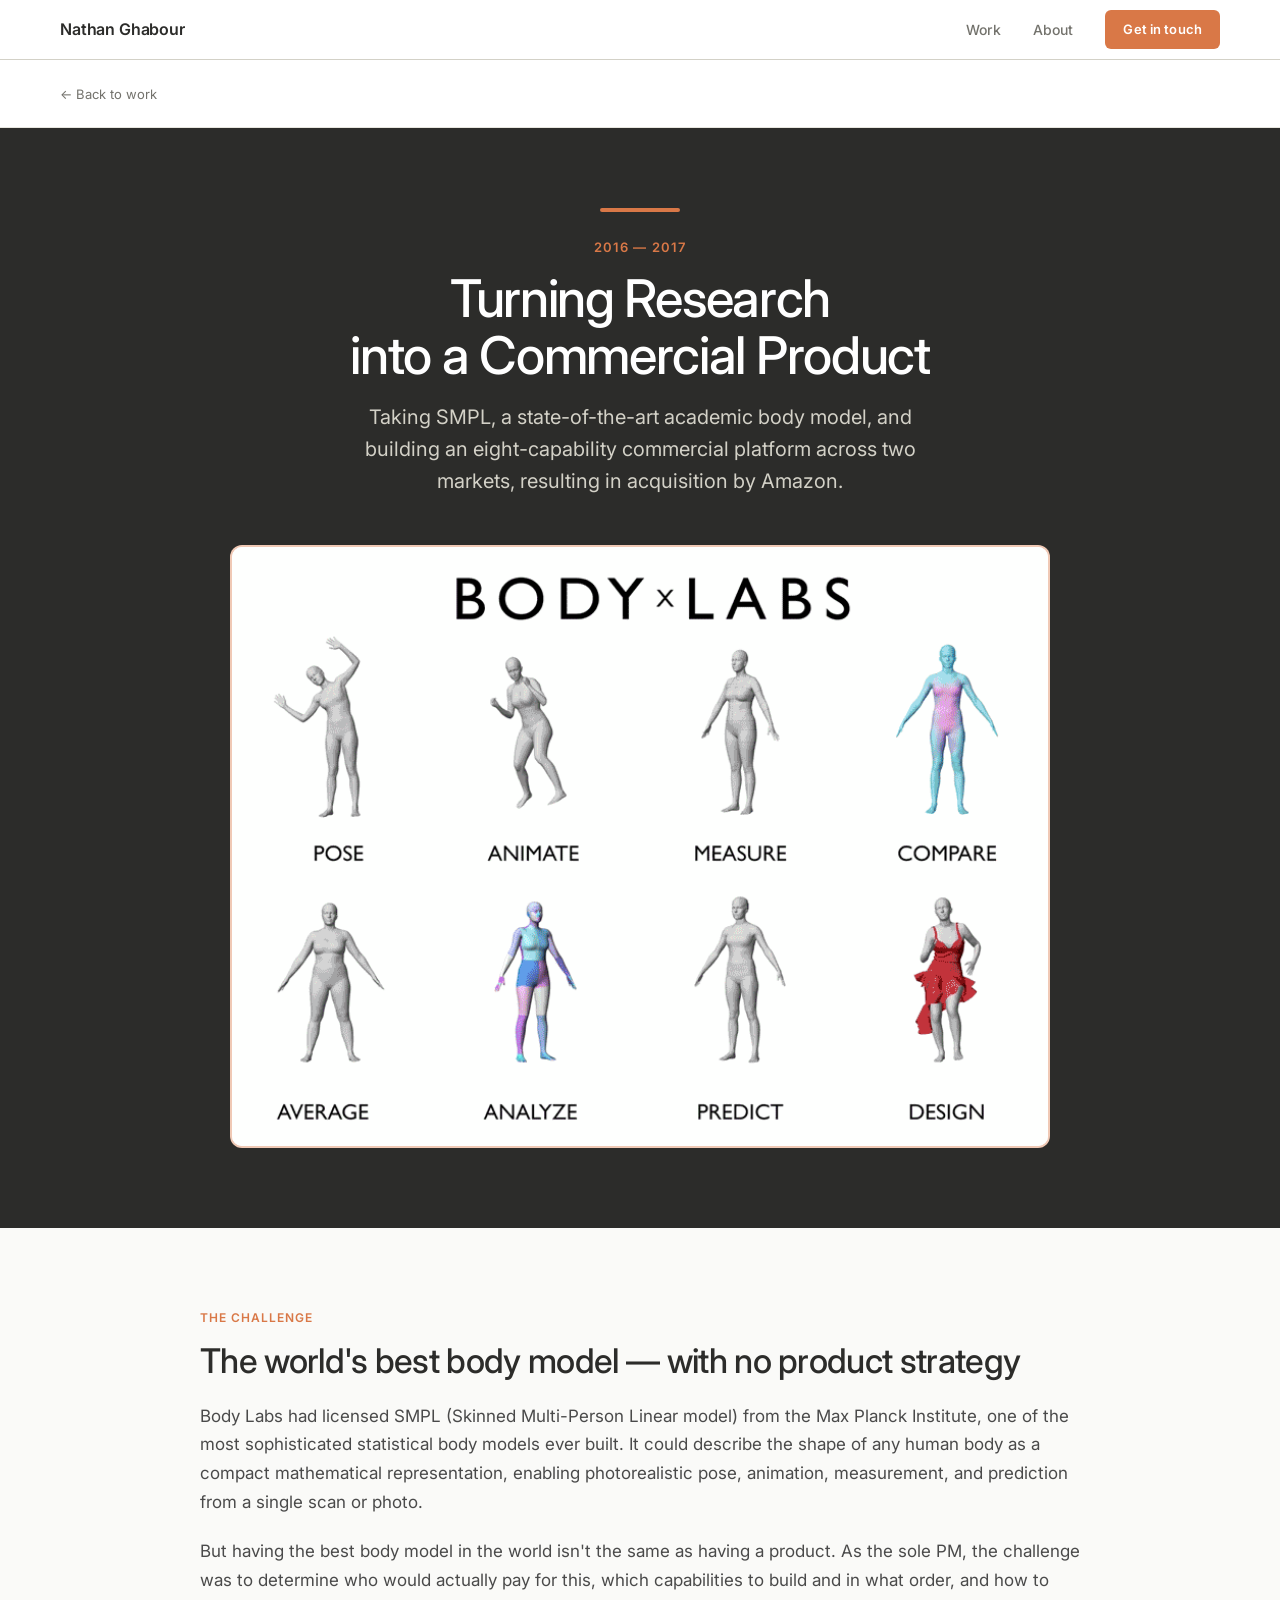
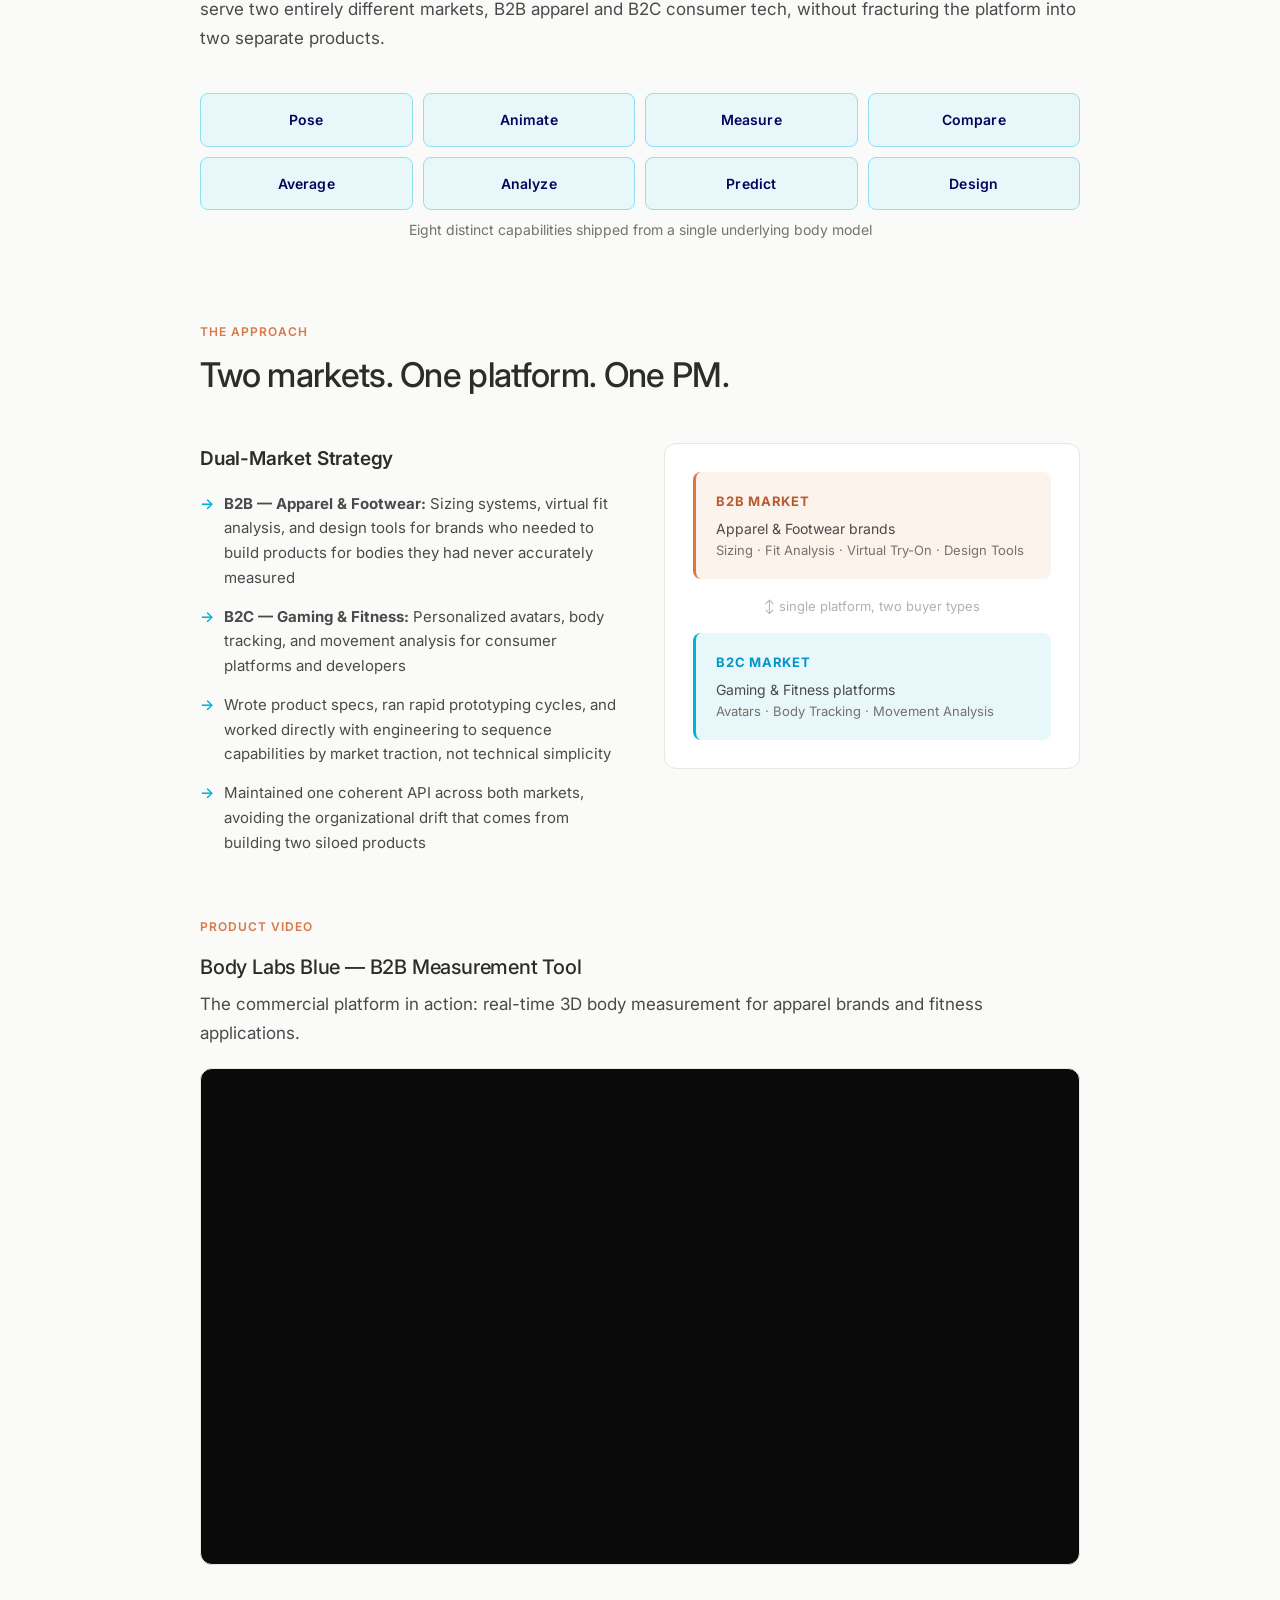
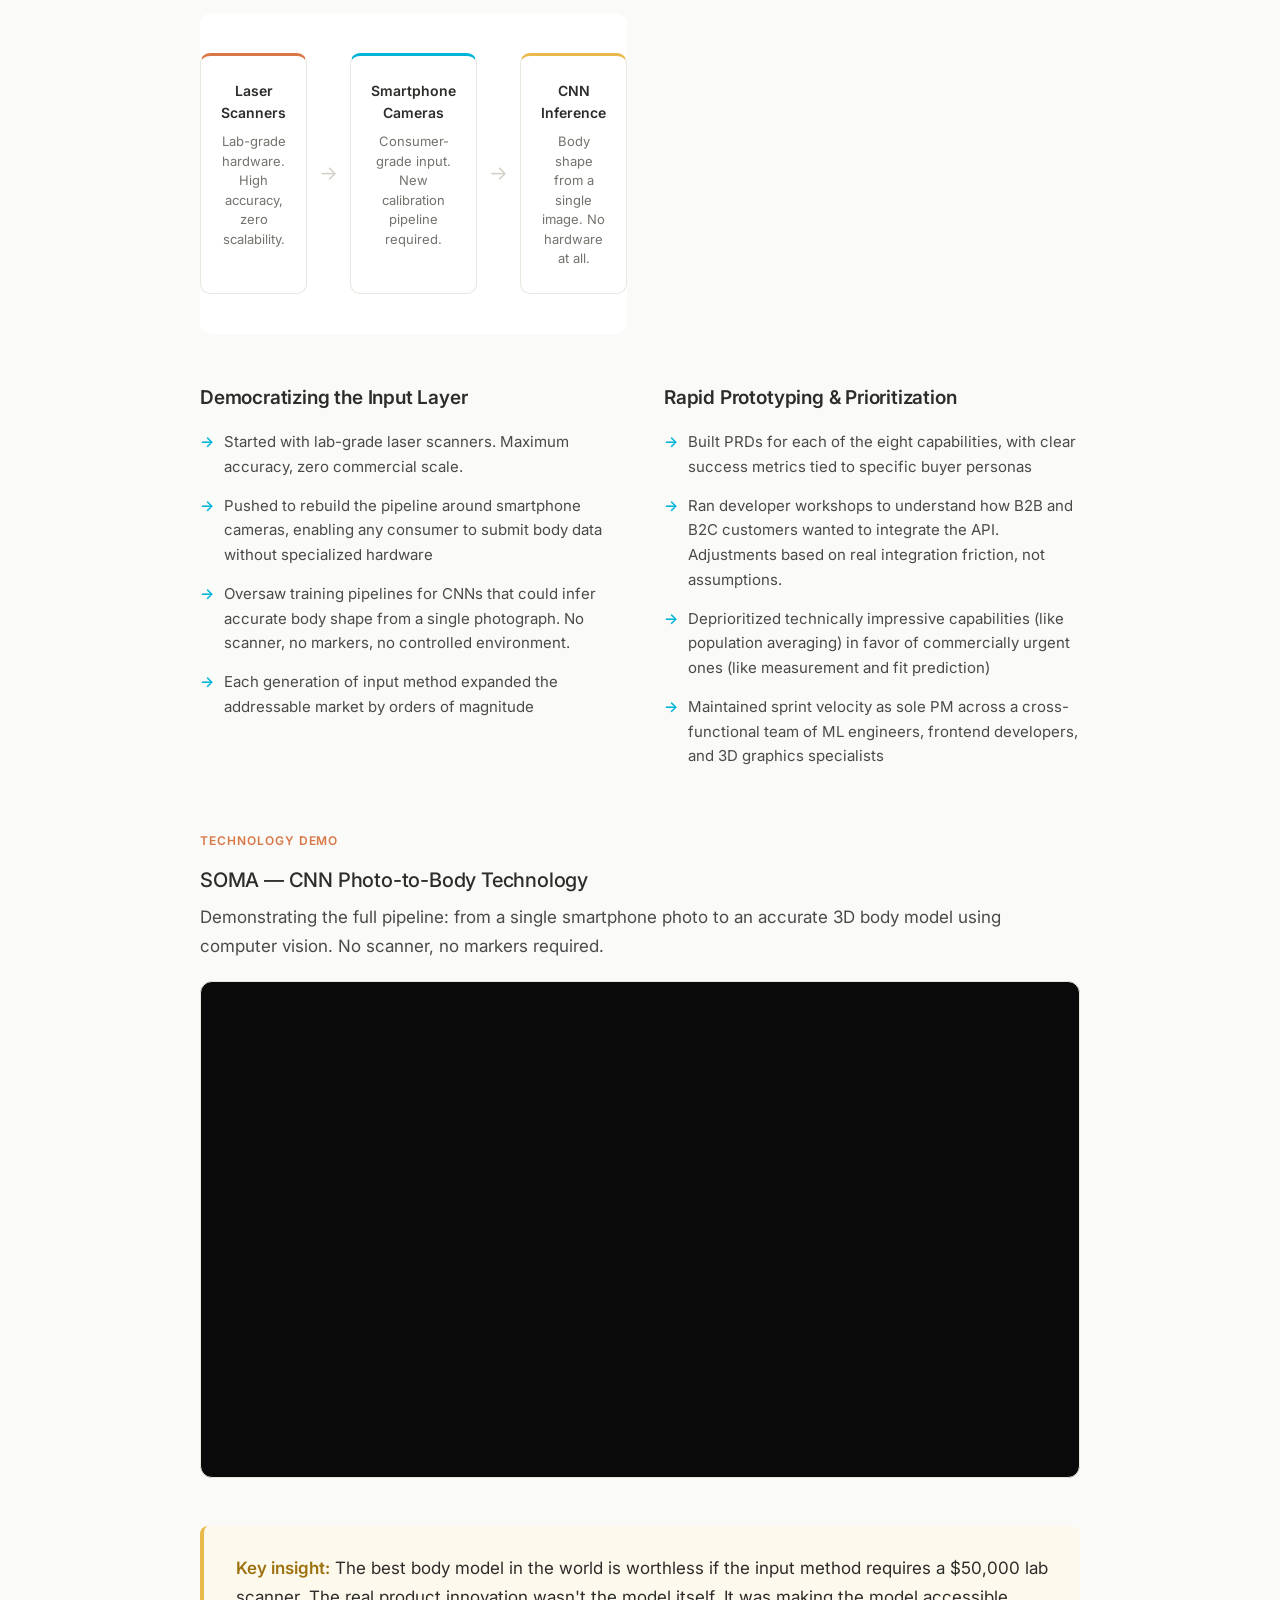
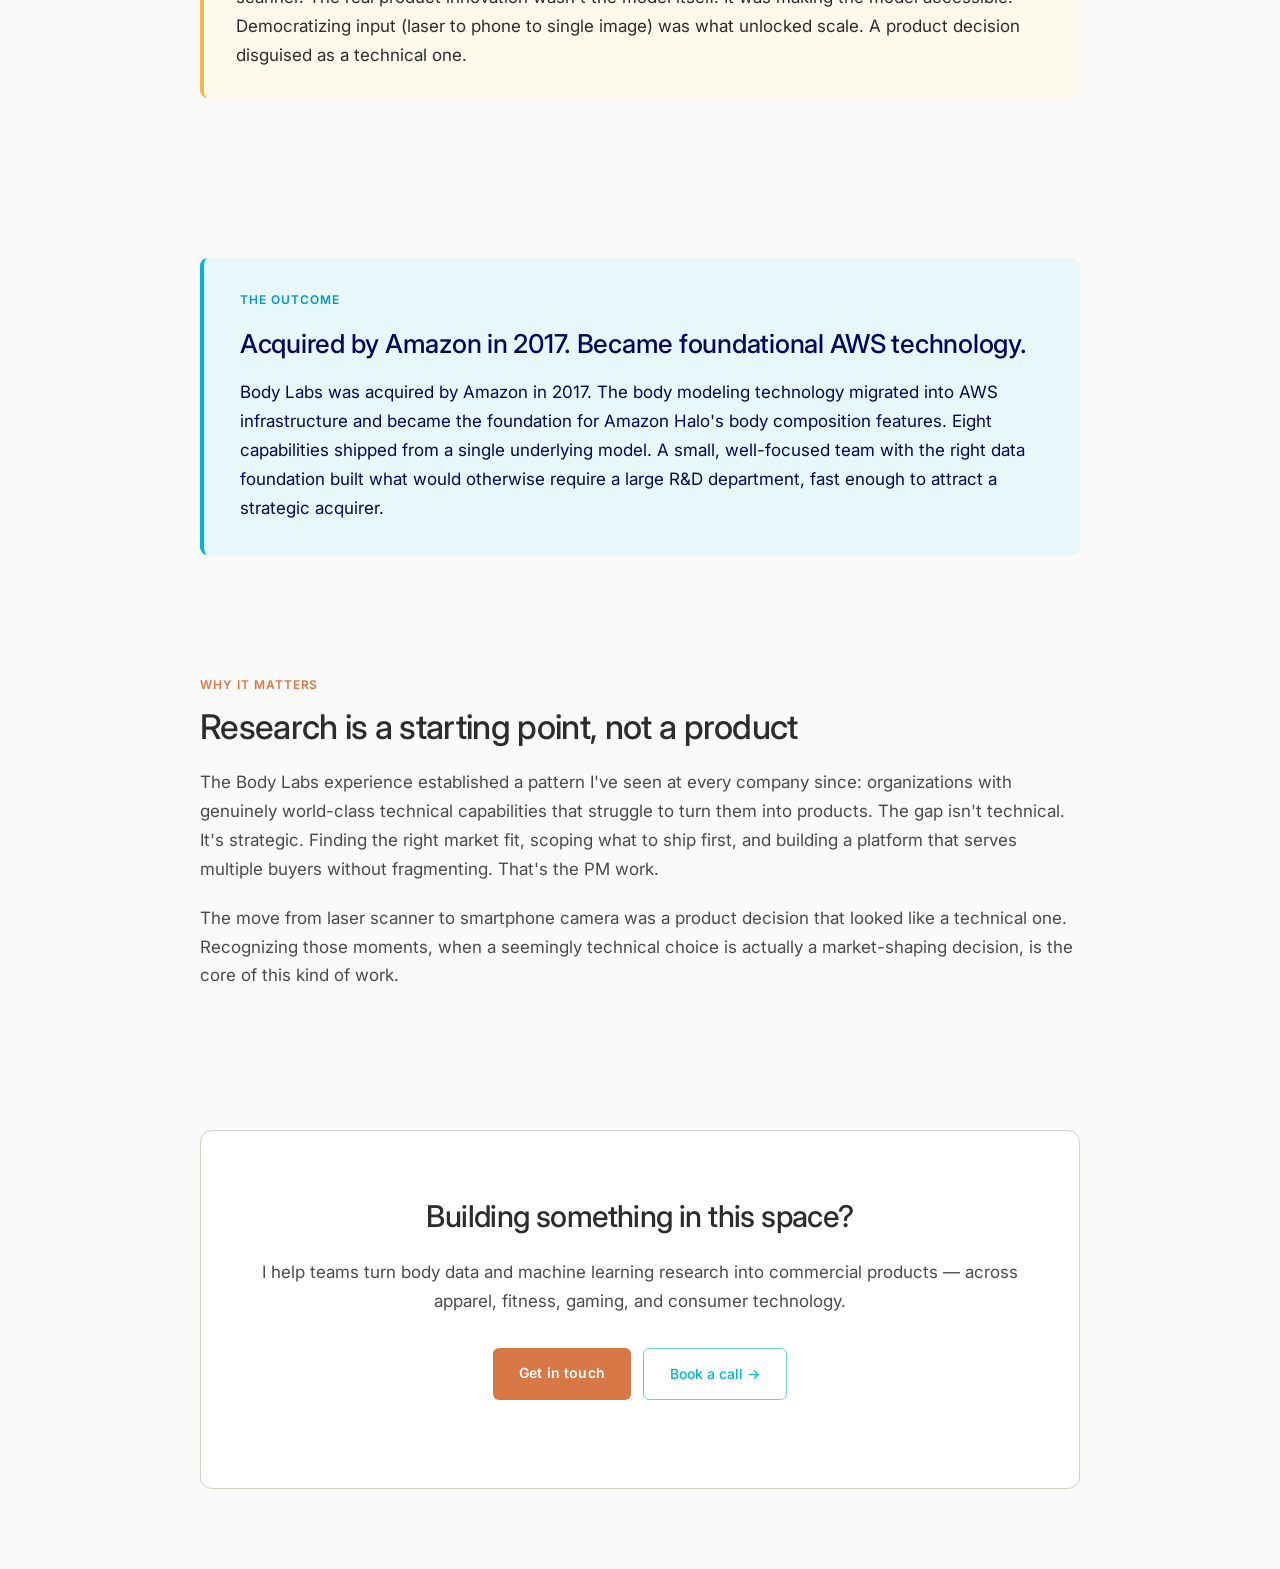
<file: work/body-labs.html>
<!DOCTYPE html>
<html lang="en">
<head>
  <meta charset="UTF-8">
  <meta name="viewport" content="width=device-width, initial-scale=1.0">
  <title>Body Labs — Nathan Ghabour</title>
  <meta name="description" content="How Nathan Ghabour commercialized SMPL — a state-of-the-art academic body model — into an eight-capability platform acquired by Amazon in 2017.">
  <link rel="preconnect" href="https://fonts.googleapis.com">
  <link href="https://fonts.googleapis.com/css2?family=Inter:wght@400;500;600;700&display=swap" rel="stylesheet">
  <link rel="stylesheet" href="../styles.css">
  <style>
    .hero-gif-wrap {
      max-width: 820px;
      margin: 0 auto;
      border-radius: 12px;
      overflow: hidden;
      border: 2px solid rgba(217,120,71,0.4);
      background: #FFFFFF;
    }
    .hero-gif-wrap img {
      width: 100%;
      display: block;
    }
    .capabilities-grid {
      display: grid;
      grid-template-columns: repeat(4, 1fr);
      gap: 10px;
      margin: 40px 0 8px;
    }
    .capability-chip {
      background: #E8F7FA;
      border: 1px solid #90E0EF;
      border-radius: 8px;
      padding: 14px 16px;
      text-align: center;
      font-size: 14px;
      font-weight: 600;
      color: #03045E;
      letter-spacing: 0.01em;
    }
    .market-visual {
      background: #FFFFFF;
      border-radius: 12px;
      border: 1px solid #E8E6DF;
      padding: 28px;
      display: flex;
      flex-direction: column;
      gap: 16px;
      justify-content: center;
    }
    .market-block {
      border-radius: 8px;
      padding: 18px 20px;
    }
    .market-block-rust { background: #FDF3ED; border-left: 3px solid #D97847; }
    .market-block-cyan { background: #E8F7FA; border-left: 3px solid #00B4D8; }
    .market-block h4 {
      font-size: 13px;
      font-weight: 700;
      letter-spacing: 0.06em;
      text-transform: uppercase;
      margin: 0 0 6px 0;
    }
    .market-block-rust h4 { color: #B85C2F; }
    .market-block-cyan h4 { color: #0096C7; }
    .market-block p {
      font-size: 14px;
      color: #4A4A4A;
      margin: 0;
      line-height: 1.5;
    }
    .evolution-row {
      display: grid;
      grid-template-columns: 1fr auto 1fr auto 1fr;
      gap: 0;
      margin: 40px 0;
      align-items: stretch;
    }
    .evolution-step {
      background: #FFFFFF;
      border: 1px solid #E8E6DF;
      border-radius: 10px;
      padding: 24px 20px;
      text-align: center;
    }
    .evolution-step:nth-child(1) { border-top: 3px solid #D97847; }
    .evolution-step:nth-child(3) { border-top: 3px solid #00B4D8; }
    .evolution-step:nth-child(5) { border-top: 3px solid #E9B949; }
    .evolution-arrow {
      display: flex;
      align-items: center;
      justify-content: center;
      padding: 0 12px;
      color: #D3D1C7;
      font-size: 20px;
    }
    .evolution-step h4 {
      font-size: 14px;
      font-weight: 600;
      margin: 0 0 8px 0;
      color: #2C2C2A;
    }
    .evolution-step p {
      font-size: 13px;
      color: #73726C;
      margin: 0;
      line-height: 1.5;
    }
    .video-embed-block {
      margin: 48px 0;
    }
    .video-embed-label {
      font-size: 12px;
      font-weight: 600;
      letter-spacing: 0.08em;
      text-transform: uppercase;
      color: #D97847;
      margin-bottom: 12px;
    }
    .video-embed-title {
      font-size: 20px;
      font-weight: 500;
      color: #2C2C2A;
      margin: 0 0 6px 0;
      letter-spacing: -0.01em;
    }
    .video-embed-desc {
      font-size: 14px;
      color: #73726C;
      margin: 0 0 20px 0;
      line-height: 1.6;
    }
    .video-wrap {
      position: relative;
      padding-bottom: 56.25%;
      height: 0;
      border-radius: 12px;
      overflow: hidden;
      border: 1px solid #E8E6DF;
      background: #0A0A0A;
    }
    .video-wrap iframe {
      position: absolute;
      top: 0; left: 0;
      width: 100%; height: 100%;
      border: 0;
    }
    @media (max-width: 900px) {
      .capabilities-grid { grid-template-columns: repeat(2, 1fr); }
      .evolution-row {
        grid-template-columns: 1fr;
        gap: 12px;
      }
      .evolution-arrow { display: none; }
    }
  </style>
</head>
<body>

  <!-- NAV -->
  <nav class="nav">
    <a href="/" class="nav-logo">Nathan Ghabour</a>
    <div class="nav-links">
      <a href="/#work">Work</a>
      <a href="/about.html">About</a>
      <a href="/contact.html" class="nav-cta">Get in touch</a>
    </div>
  </nav>

  <!-- BREADCRUMB -->
  <div class="breadcrumb">
    <a href="/#work">← Back to work</a>
  </div>

  <!-- HERO -->
  <div class="case-hero">
    <div class="case-hero-accent"></div>
    <div class="case-hero-year">2016 &mdash; 2017</div>
    <h1>Turning Research<br>into a Commercial Product</h1>
    <p class="case-hero-subtitle">Taking SMPL, a state-of-the-art academic body model, and building an eight-capability commercial platform across two markets, resulting in acquisition by Amazon.</p>
    <div class="hero-gif-wrap">
      <img src="../body-labs-2.gif" alt="Body Labs platform capabilities: Pose, Animate, Measure, Compare, Average, Analyze, Predict, Design — demonstrated on 3D body models">
    </div>
  </div>

  <!-- THE CHALLENGE -->
  <div class="case-section">
    <div class="case-label">The Challenge</div>
    <h2>The world's best body model — with no product strategy</h2>
    <p>Body Labs had licensed SMPL (Skinned Multi-Person Linear model) from the Max Planck Institute, one of the most sophisticated statistical body models ever built. It could describe the shape of any human body as a compact mathematical representation, enabling photorealistic pose, animation, measurement, and prediction from a single scan or photo.</p>
    <p>But having the best body model in the world isn't the same as having a product. As the sole PM, the challenge was to determine who would actually pay for this, which capabilities to build and in what order, and how to serve two entirely different markets, B2B apparel and B2C consumer tech, without fracturing the platform into two separate products.</p>

    <div class="capabilities-grid">
      <div class="capability-chip">Pose</div>
      <div class="capability-chip">Animate</div>
      <div class="capability-chip">Measure</div>
      <div class="capability-chip">Compare</div>
      <div class="capability-chip">Average</div>
      <div class="capability-chip">Analyze</div>
      <div class="capability-chip">Predict</div>
      <div class="capability-chip">Design</div>
    </div>
    <p style="font-size: 14px; color: #73726C; text-align: center; margin-top: 4px; margin-bottom: 0;">Eight distinct capabilities shipped from a single underlying body model</p>
  </div>

  <!-- THE APPROACH -->
  <div class="case-section" style="padding-top: 0;">
    <div class="case-label">The Approach</div>
    <h2>Two markets. One platform. One PM.</h2>

    <div class="case-split">
      <div class="case-split-text">
        <h3>Dual-Market Strategy</h3>
        <ul>
          <li><strong>B2B — Apparel &amp; Footwear:</strong> Sizing systems, virtual fit analysis, and design tools for brands who needed to build products for bodies they had never accurately measured</li>
          <li><strong>B2C — Gaming &amp; Fitness:</strong> Personalized avatars, body tracking, and movement analysis for consumer platforms and developers</li>
          <li>Wrote product specs, ran rapid prototyping cycles, and worked directly with engineering to sequence capabilities by market traction, not technical simplicity</li>
          <li>Maintained one coherent API across both markets, avoiding the organizational drift that comes from building two siloed products</li>
        </ul>
      </div>
      <div class="market-visual">
        <div class="market-block market-block-rust">
          <h4>B2B Market</h4>
          <p>Apparel &amp; Footwear brands<br><span style="font-size: 13px; color: #73726C;">Sizing · Fit Analysis · Virtual Try-On · Design Tools</span></p>
        </div>
        <div style="text-align: center; font-size: 13px; color: #B4B2A9;">↕ single platform, two buyer types</div>
        <div class="market-block market-block-cyan">
          <h4>B2C Market</h4>
          <p>Gaming &amp; Fitness platforms<br><span style="font-size: 13px; color: #73726C;">Avatars · Body Tracking · Movement Analysis</span></p>
        </div>
      </div>
    </div>

    <!-- VIDEO 1: Body Labs Blue — B2B Measurement Tool -->
    <div class="video-embed-block">
      <div class="video-embed-label">Product Video</div>
      <h3 class="video-embed-title">Body Labs Blue — B2B Measurement Tool</h3>
      <p class="video-embed-desc">The commercial platform in action: real-time 3D body measurement for apparel brands and fitness applications.</p>
      <div class="video-wrap">
        <iframe src="https://drive.google.com/file/d/1h_ZHCMG_qmUm_DxA07kI_pnfsTZlgCeV/preview" allow="autoplay" allowfullscreen title="Body Labs Blue — B2B Measurement Tool"></iframe>
      </div>
    </div>

    <div class="case-split">
      <div class="case-visual" style="padding: 0; border: none; min-height: auto;">
        <div class="evolution-row">
          <div class="evolution-step">
            <h4>Laser Scanners</h4>
            <p>Lab-grade hardware. High accuracy, zero scalability.</p>
          </div>
          <div class="evolution-arrow">→</div>
          <div class="evolution-step">
            <h4>Smartphone Cameras</h4>
            <p>Consumer-grade input. New calibration pipeline required.</p>
          </div>
          <div class="evolution-arrow">→</div>
          <div class="evolution-step">
            <h4>CNN Inference</h4>
            <p>Body shape from a single image. No hardware at all.</p>
          </div>
        </div>
      </div>
    </div>

    <div class="case-split" style="margin-top: 8px;">
      <div class="case-split-text">
        <h3>Democratizing the Input Layer</h3>
        <ul>
          <li>Started with lab-grade laser scanners. Maximum accuracy, zero commercial scale.</li>
          <li>Pushed to rebuild the pipeline around smartphone cameras, enabling any consumer to submit body data without specialized hardware</li>
          <li>Oversaw training pipelines for CNNs that could infer accurate body shape from a single photograph. No scanner, no markers, no controlled environment.</li>
          <li>Each generation of input method expanded the addressable market by orders of magnitude</li>
        </ul>
      </div>
      <div class="case-split-text">
        <h3>Rapid Prototyping &amp; Prioritization</h3>
        <ul>
          <li>Built PRDs for each of the eight capabilities, with clear success metrics tied to specific buyer personas</li>
          <li>Ran developer workshops to understand how B2B and B2C customers wanted to integrate the API. Adjustments based on real integration friction, not assumptions.</li>
          <li>Deprioritized technically impressive capabilities (like population averaging) in favor of commercially urgent ones (like measurement and fit prediction)</li>
          <li>Maintained sprint velocity as sole PM across a cross-functional team of ML engineers, frontend developers, and 3D graphics specialists</li>
        </ul>
      </div>
    </div>

    <!-- VIDEO 2: SOMA — CNN Photo-to-Body Technology -->
    <div class="video-embed-block">
      <div class="video-embed-label">Technology Demo</div>
      <h3 class="video-embed-title">SOMA — CNN Photo-to-Body Technology</h3>
      <p class="video-embed-desc">Demonstrating the full pipeline: from a single smartphone photo to an accurate 3D body model using computer vision. No scanner, no markers required.</p>
      <div class="video-wrap">
        <iframe src="https://drive.google.com/file/d/1JsI-6yqOa9rrgxd25k5gDCsT4m61ejdu/preview" allow="autoplay" allowfullscreen title="SOMA — CNN Photo to 3D Body Model"></iframe>
      </div>
    </div>

    <div class="key-insight">
      <p><strong>Key insight:</strong> The best body model in the world is worthless if the input method requires a $50,000 lab scanner. The real product innovation wasn't the model itself. It was making the model accessible. Democratizing input (laser to phone to single image) was what unlocked scale. A product decision disguised as a technical one.</p>
    </div>
  </div>

  <!-- THE OUTCOME -->
  <div class="case-section" style="padding-top: 0;">
    <div class="outcome-box">
      <div class="outcome-label">The Outcome</div>
      <h3>Acquired by Amazon in 2017. Became foundational AWS technology.</h3>
      <p>Body Labs was acquired by Amazon in 2017. The body modeling technology migrated into AWS infrastructure and became the foundation for Amazon Halo's body composition features. Eight capabilities shipped from a single underlying model. A small, well-focused team with the right data foundation built what would otherwise require a large R&amp;D department, fast enough to attract a strategic acquirer.</p>
    </div>
  </div>

  <!-- WHY IT MATTERS -->
  <div class="case-section" style="padding-top: 0;">
    <div class="case-label">Why It Matters</div>
    <h2>Research is a starting point, not a product</h2>
    <p>The Body Labs experience established a pattern I've seen at every company since: organizations with genuinely world-class technical capabilities that struggle to turn them into products. The gap isn't technical. It's strategic. Finding the right market fit, scoping what to ship first, and building a platform that serves multiple buyers without fragmenting. That's the PM work.</p>
    <p>The move from laser scanner to smartphone camera was a product decision that looked like a technical one. Recognizing those moments, when a seemingly technical choice is actually a market-shaping decision, is the core of this kind of work.</p>
  </div>

  <!-- CTA -->
  <div class="case-section" style="padding-top: 0;">
    <div class="case-cta">
      <h3>Building something in this space?</h3>
      <p>I help teams turn body data and machine learning research into commercial products — across apparel, fitness, gaming, and consumer technology.</p>
      <div class="cta-buttons">
        <a href="/contact.html" class="btn-primary">Get in touch</a>
        <a href="https://calendar.app.google/raxVFKUH1ApF9yvz9" target="_blank" rel="noopener" class="btn-secondary">Book a call →</a>
      </div>
    </div>
  </div>

</body>
</html>
</file>
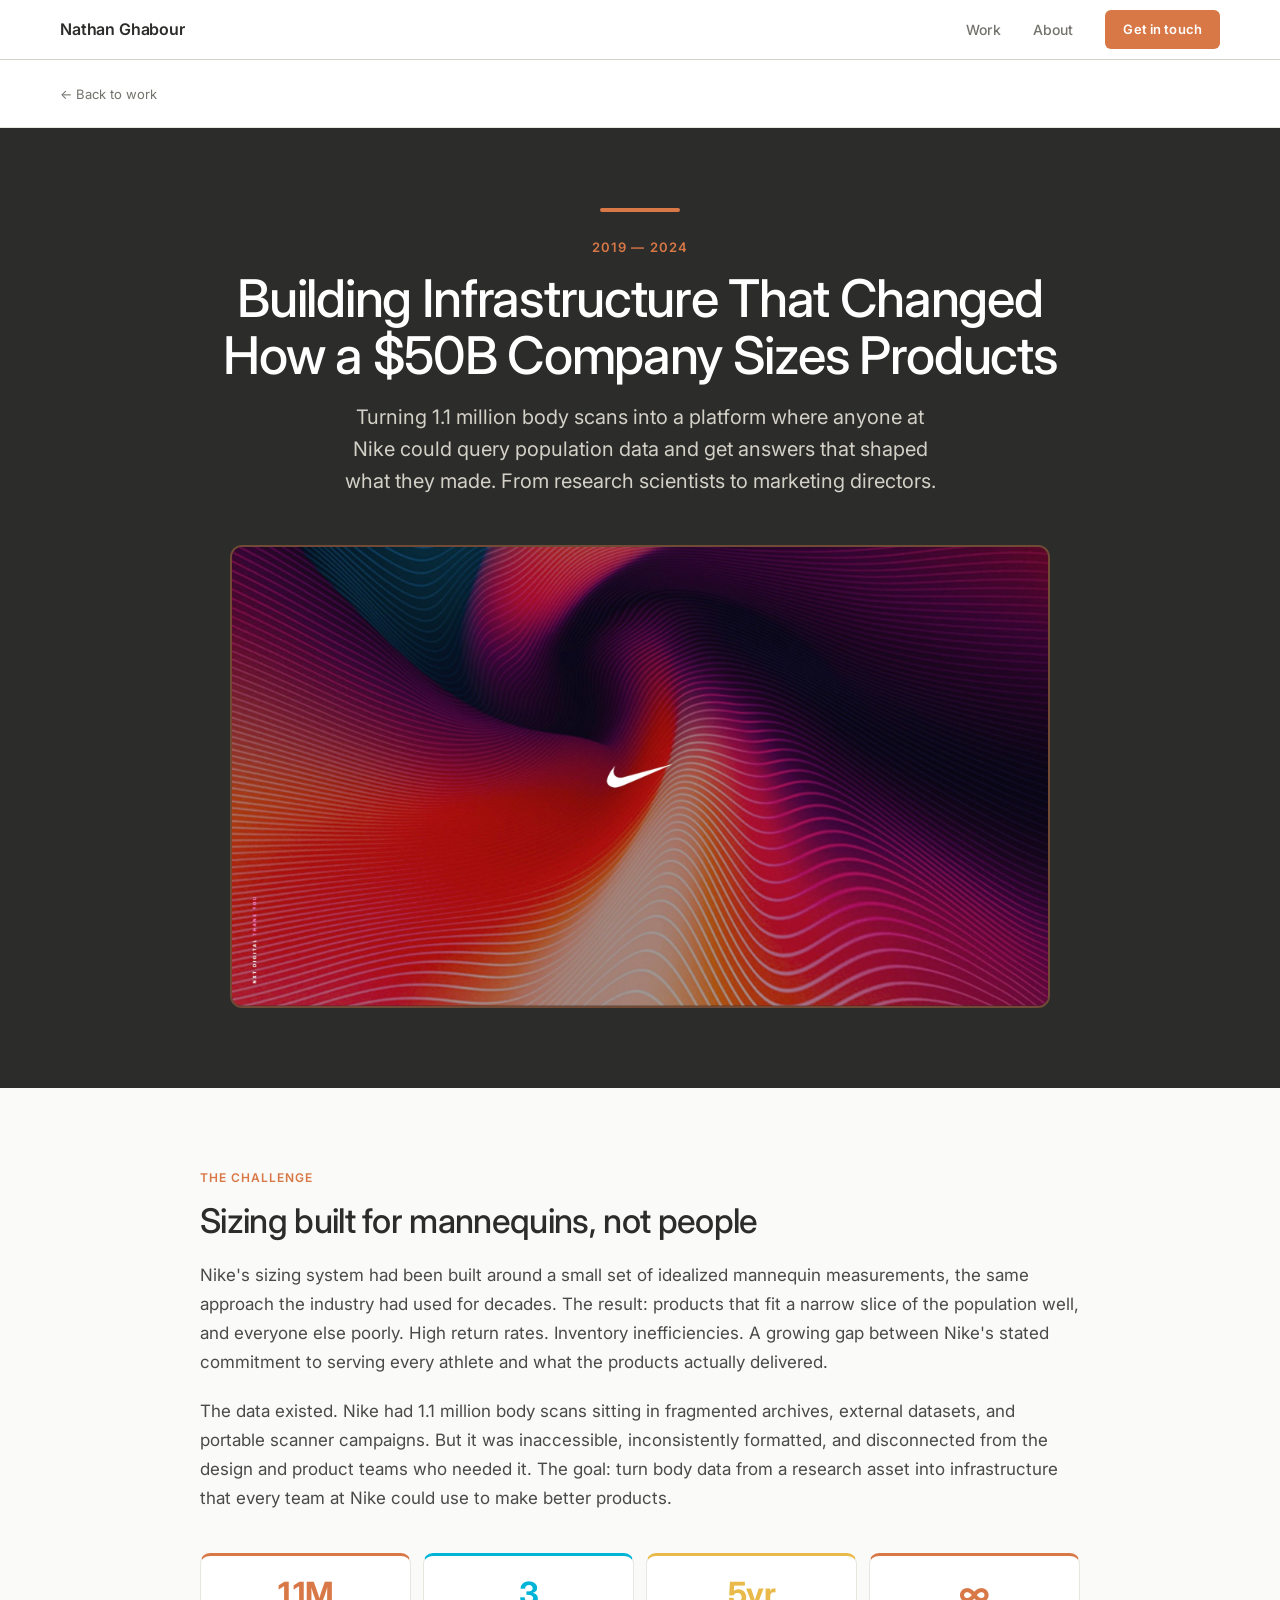
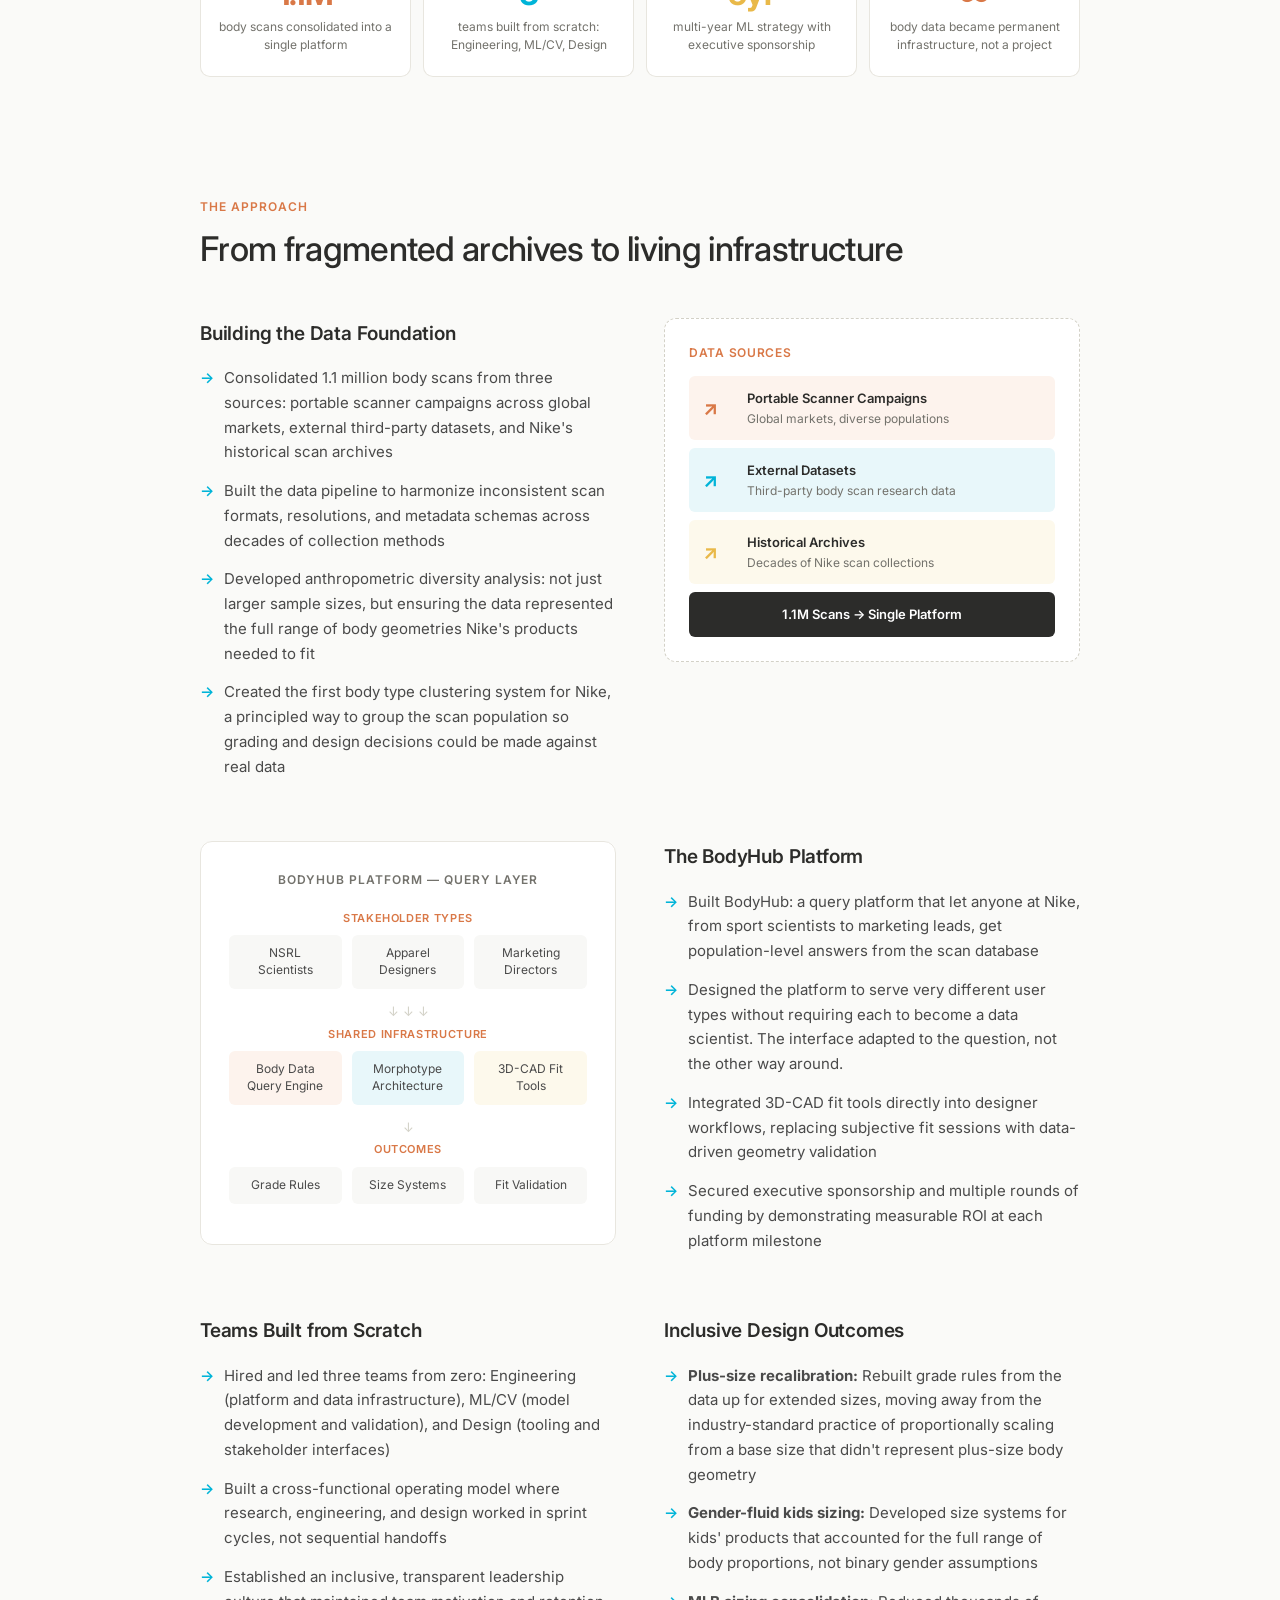
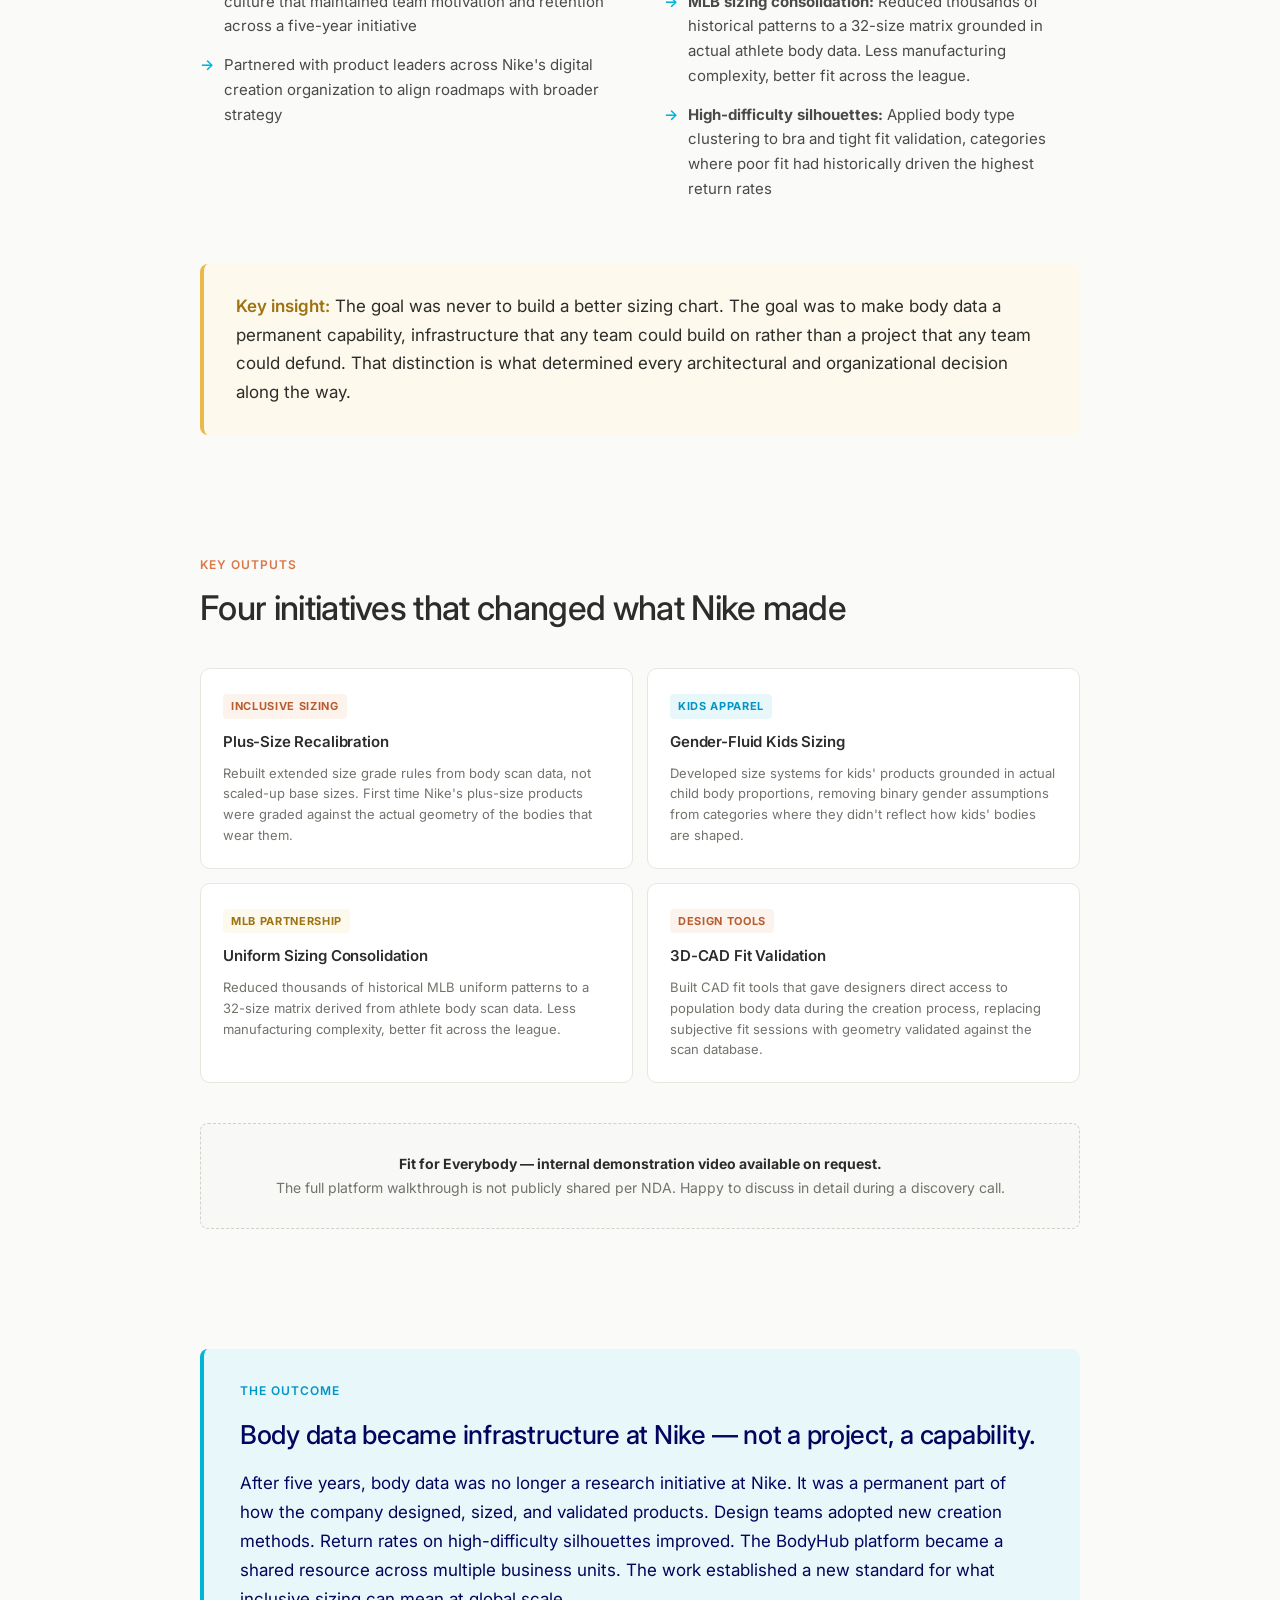
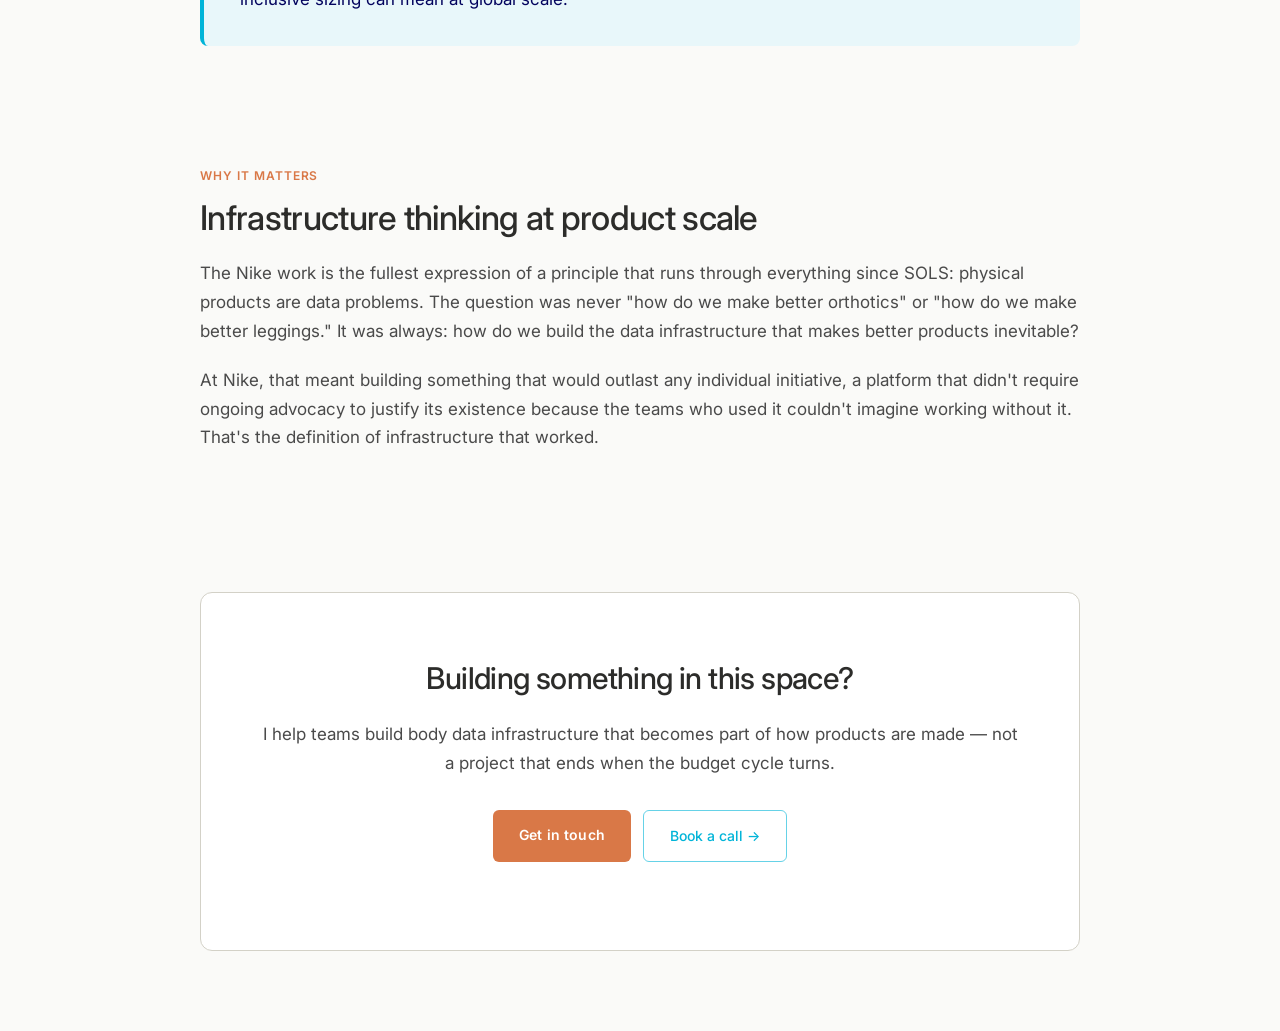
<file: work/nike.html>
<!DOCTYPE html>
<html lang="en">
<head>
  <meta charset="UTF-8">
  <meta name="viewport" content="width=device-width, initial-scale=1.0">
  <title>Nike NXT — Nathan Ghabour</title>
  <meta name="description" content="How Nathan Ghabour built the body data infrastructure that changed how Nike — a $50B company — sizes its products, from 1.1M scans to a platform every team could use.">
  <link rel="preconnect" href="https://fonts.googleapis.com">
  <link href="https://fonts.googleapis.com/css2?family=Inter:wght@400;500;600;700&display=swap" rel="stylesheet">
  <link rel="stylesheet" href="../styles.css">
  <style>
    .hero-photo-wrap {
      max-width: 820px;
      margin: 48px auto 0;
      border-radius: 12px;
      overflow: hidden;
      border: 2px solid rgba(217,120,71,0.4);
    }
    .hero-photo-wrap img {
      width: 100%;
      display: block;
    }
    .scale-stat-row {
      display: grid;
      grid-template-columns: repeat(4, 1fr);
      gap: 12px;
      margin: 40px 0;
    }
    .scale-stat {
      background: #FFFFFF;
      border: 1px solid #E8E6DF;
      border-radius: 10px;
      padding: 22px 16px;
      text-align: center;
    }
    .scale-stat:nth-child(1) { border-top: 3px solid #D97847; }
    .scale-stat:nth-child(2) { border-top: 3px solid #00B4D8; }
    .scale-stat:nth-child(3) { border-top: 3px solid #E9B949; }
    .scale-stat:nth-child(4) { border-top: 3px solid #D97847; }
    .scale-stat-num {
      font-size: 32px;
      font-weight: 700;
      letter-spacing: -0.03em;
      line-height: 1;
      margin-bottom: 8px;
      color: #2C2C2A;
    }
    .scale-stat-label {
      font-size: 12px;
      color: #73726C;
      line-height: 1.5;
    }
    .outputs-grid {
      display: grid;
      grid-template-columns: repeat(2, 1fr);
      gap: 14px;
      margin: 40px 0;
    }
    .output-card {
      background: #FFFFFF;
      border: 1px solid #E8E6DF;
      border-radius: 10px;
      padding: 22px 22px;
    }
    .output-card h4 {
      font-size: 15px;
      font-weight: 600;
      margin: 0 0 8px 0;
      color: #2C2C2A;
      letter-spacing: -0.01em;
    }
    .output-card p {
      font-size: 13px;
      color: #73726C;
      margin: 0;
      line-height: 1.6;
    }
    .output-card-accent {
      display: inline-block;
      font-size: 11px;
      font-weight: 700;
      letter-spacing: 0.06em;
      text-transform: uppercase;
      padding: 3px 8px;
      border-radius: 4px;
      margin-bottom: 10px;
    }
    .accent-rust { background: #FDF3ED; color: #B85C2F; }
    .accent-cyan { background: #E8F7FA; color: #0096C7; }
    .accent-mustard { background: #FDF9EC; color: #9D7210; }
    .platform-diagram {
      background: #FFFFFF;
      border: 1px solid #E8E6DF;
      border-radius: 12px;
      padding: 28px;
    }
    .platform-diagram-title {
      font-size: 12px;
      font-weight: 600;
      letter-spacing: 0.08em;
      text-transform: uppercase;
      color: #73726C;
      margin-bottom: 20px;
      text-align: center;
    }
    .platform-row {
      display: grid;
      grid-template-columns: repeat(3, 1fr);
      gap: 10px;
      margin-bottom: 12px;
    }
    .platform-cell {
      background: #F8F8F6;
      border-radius: 6px;
      padding: 10px 12px;
      font-size: 12px;
      color: #4A4A4A;
      text-align: center;
      line-height: 1.4;
    }
    .platform-layer-label {
      font-size: 11px;
      font-weight: 600;
      letter-spacing: 0.06em;
      text-transform: uppercase;
      color: #D97847;
      text-align: center;
      margin: 4px 0 8px;
    }
    .video-note {
      background: #F8F8F6;
      border: 1px dashed #D3D1C7;
      border-radius: 8px;
      padding: 28px;
      text-align: center;
      color: #73726C;
      font-size: 14px;
      line-height: 1.7;
    }
    .video-note strong { color: #2C2C2A; }
    @media (max-width: 900px) {
      .scale-stat-row { grid-template-columns: repeat(2, 1fr); }
      .outputs-grid { grid-template-columns: 1fr; }
      .platform-row { grid-template-columns: 1fr; }
    }
    @media (max-width: 600px) {
      .scale-stat-row { grid-template-columns: repeat(2, 1fr); }
    }
  </style>
</head>
<body>

  <!-- NAV -->
  <nav class="nav">
    <a href="/" class="nav-logo">Nathan Ghabour</a>
    <div class="nav-links">
      <a href="/#work">Work</a>
      <a href="/about.html">About</a>
      <a href="/contact.html" class="nav-cta">Get in touch</a>
    </div>
  </nav>

  <!-- BREADCRUMB -->
  <div class="breadcrumb">
    <a href="/#work">← Back to work</a>
  </div>

  <!-- HERO -->
  <div class="case-hero">
    <div class="case-hero-accent"></div>
    <div class="case-hero-year">2019 &mdash; 2024</div>
    <h1>Building Infrastructure That Changed<br>How a $50B Company Sizes Products</h1>
    <p class="case-hero-subtitle">Turning 1.1 million body scans into a platform where anyone at Nike could query population data and get answers that shaped what they made. From research scientists to marketing directors.</p>
    <div class="hero-photo-wrap">
      <img src="../Nike_photo.jpg" alt="Nike Fit for Everybody — inclusive sizing initiative">
    </div>
  </div>

  <!-- THE CHALLENGE -->
  <div class="case-section">
    <div class="case-label">The Challenge</div>
    <h2>Sizing built for mannequins, not people</h2>
    <p>Nike's sizing system had been built around a small set of idealized mannequin measurements, the same approach the industry had used for decades. The result: products that fit a narrow slice of the population well, and everyone else poorly. High return rates. Inventory inefficiencies. A growing gap between Nike's stated commitment to serving every athlete and what the products actually delivered.</p>
    <p>The data existed. Nike had 1.1 million body scans sitting in fragmented archives, external datasets, and portable scanner campaigns. But it was inaccessible, inconsistently formatted, and disconnected from the design and product teams who needed it. The goal: turn body data from a research asset into infrastructure that every team at Nike could use to make better products.</p>

    <div class="scale-stat-row">
      <div class="scale-stat">
        <div class="scale-stat-num" style="color: #D97847;">1.1M</div>
        <div class="scale-stat-label">body scans consolidated into a single platform</div>
      </div>
      <div class="scale-stat">
        <div class="scale-stat-num" style="color: #00B4D8;">3</div>
        <div class="scale-stat-label">teams built from scratch: Engineering, ML/CV, Design</div>
      </div>
      <div class="scale-stat">
        <div class="scale-stat-num" style="color: #E9B949;">5yr</div>
        <div class="scale-stat-label">multi-year ML strategy with executive sponsorship</div>
      </div>
      <div class="scale-stat">
        <div class="scale-stat-num" style="color: #D97847;">∞</div>
        <div class="scale-stat-label">body data became permanent infrastructure, not a project</div>
      </div>
    </div>
  </div>

  <!-- THE APPROACH -->
  <div class="case-section" style="padding-top: 0;">
    <div class="case-label">The Approach</div>
    <h2>From fragmented archives to living infrastructure</h2>

    <div class="case-split">
      <div class="case-split-text">
        <h3>Building the Data Foundation</h3>
        <ul>
          <li>Consolidated 1.1 million body scans from three sources: portable scanner campaigns across global markets, external third-party datasets, and Nike's historical scan archives</li>
          <li>Built the data pipeline to harmonize inconsistent scan formats, resolutions, and metadata schemas across decades of collection methods</li>
          <li>Developed anthropometric diversity analysis: not just larger sample sizes, but ensuring the data represented the full range of body geometries Nike's products needed to fit</li>
          <li>Created the first body type clustering system for Nike, a principled way to group the scan population so grading and design decisions could be made against real data</li>
        </ul>
      </div>
      <div class="case-visual">
        <div style="text-align: left; width: 100%;">
          <div style="font-size: 12px; color: #D97847; font-weight: 600; letter-spacing: 0.06em; text-transform: uppercase; margin-bottom: 14px;">Data Sources</div>
          <div style="display: flex; flex-direction: column; gap: 8px;">
            <div style="display: flex; align-items: center; gap: 12px; background: #FDF3ED; border-radius: 6px; padding: 12px 14px;">
              <div style="font-size: 20px; font-weight: 700; color: #D97847; min-width: 32px;">↗</div>
              <div>
                <div style="font-size: 13px; font-weight: 600; color: #2C2C2A;">Portable Scanner Campaigns</div>
                <div style="font-size: 12px; color: #73726C;">Global markets, diverse populations</div>
              </div>
            </div>
            <div style="display: flex; align-items: center; gap: 12px; background: #E8F7FA; border-radius: 6px; padding: 12px 14px;">
              <div style="font-size: 20px; font-weight: 700; color: #00B4D8; min-width: 32px;">↗</div>
              <div>
                <div style="font-size: 13px; font-weight: 600; color: #2C2C2A;">External Datasets</div>
                <div style="font-size: 12px; color: #73726C;">Third-party body scan research data</div>
              </div>
            </div>
            <div style="display: flex; align-items: center; gap: 12px; background: #FDF9EC; border-radius: 6px; padding: 12px 14px;">
              <div style="font-size: 20px; font-weight: 700; color: #E9B949; min-width: 32px;">↗</div>
              <div>
                <div style="font-size: 13px; font-weight: 600; color: #2C2C2A;">Historical Archives</div>
                <div style="font-size: 12px; color: #73726C;">Decades of Nike scan collections</div>
              </div>
            </div>
            <div style="background: #2C2C2A; border-radius: 6px; padding: 12px 14px; text-align: center;">
              <div style="font-size: 13px; font-weight: 600; color: #FFFFFF;">1.1M Scans → Single Platform</div>
            </div>
          </div>
        </div>
      </div>
    </div>

    <div class="case-split">
      <div class="case-visual" style="padding: 0; border: none; min-height: auto;">
        <div class="platform-diagram">
          <div class="platform-diagram-title">BodyHub Platform — Query Layer</div>
          <div class="platform-layer-label">Stakeholder Types</div>
          <div class="platform-row">
            <div class="platform-cell">NSRL Scientists</div>
            <div class="platform-cell">Apparel Designers</div>
            <div class="platform-cell">Marketing Directors</div>
          </div>
          <div style="text-align: center; color: #D3D1C7; margin: 4px 0;">↓ ↓ ↓</div>
          <div class="platform-layer-label">Shared Infrastructure</div>
          <div class="platform-row">
            <div class="platform-cell" style="background: #FDF3ED;">Body Data Query Engine</div>
            <div class="platform-cell" style="background: #E8F7FA;">Morphotype Architecture</div>
            <div class="platform-cell" style="background: #FDF9EC;">3D-CAD Fit Tools</div>
          </div>
          <div style="text-align: center; color: #D3D1C7; margin: 4px 0;">↓</div>
          <div class="platform-layer-label">Outcomes</div>
          <div class="platform-row">
            <div class="platform-cell">Grade Rules</div>
            <div class="platform-cell">Size Systems</div>
            <div class="platform-cell">Fit Validation</div>
          </div>
        </div>
      </div>
      <div class="case-split-text">
        <h3>The BodyHub Platform</h3>
        <ul>
          <li>Built BodyHub: a query platform that let anyone at Nike, from sport scientists to marketing leads, get population-level answers from the scan database</li>
          <li>Designed the platform to serve very different user types without requiring each to become a data scientist. The interface adapted to the question, not the other way around.</li>
          <li>Integrated 3D-CAD fit tools directly into designer workflows, replacing subjective fit sessions with data-driven geometry validation</li>
          <li>Secured executive sponsorship and multiple rounds of funding by demonstrating measurable ROI at each platform milestone</li>
        </ul>
      </div>
    </div>

    <div class="case-split">
      <div class="case-split-text">
        <h3>Teams Built from Scratch</h3>
        <ul>
          <li>Hired and led three teams from zero: Engineering (platform and data infrastructure), ML/CV (model development and validation), and Design (tooling and stakeholder interfaces)</li>
          <li>Built a cross-functional operating model where research, engineering, and design worked in sprint cycles, not sequential handoffs</li>
          <li>Established an inclusive, transparent leadership culture that maintained team motivation and retention across a five-year initiative</li>
          <li>Partnered with product leaders across Nike's digital creation organization to align roadmaps with broader strategy</li>
        </ul>
      </div>
      <div class="case-split-text">
        <h3>Inclusive Design Outcomes</h3>
        <ul>
          <li><strong>Plus-size recalibration:</strong> Rebuilt grade rules from the data up for extended sizes, moving away from the industry-standard practice of proportionally scaling from a base size that didn't represent plus-size body geometry</li>
          <li><strong>Gender-fluid kids sizing:</strong> Developed size systems for kids' products that accounted for the full range of body proportions, not binary gender assumptions</li>
          <li><strong>MLB sizing consolidation:</strong> Reduced thousands of historical patterns to a 32-size matrix grounded in actual athlete body data. Less manufacturing complexity, better fit across the league.</li>
          <li><strong>High-difficulty silhouettes:</strong> Applied body type clustering to bra and tight fit validation, categories where poor fit had historically driven the highest return rates</li>
        </ul>
      </div>
    </div>

    <div class="key-insight">
      <p><strong>Key insight:</strong> The goal was never to build a better sizing chart. The goal was to make body data a permanent capability, infrastructure that any team could build on rather than a project that any team could defund. That distinction is what determined every architectural and organizational decision along the way.</p>
    </div>
  </div>

  <!-- SPECIFIC OUTPUTS -->
  <div class="case-section" style="padding-top: 0;">
    <div class="case-label">Key Outputs</div>
    <h2>Four initiatives that changed what Nike made</h2>
    <div class="outputs-grid">
      <div class="output-card">
        <div class="output-card-accent accent-rust">Inclusive Sizing</div>
        <h4>Plus-Size Recalibration</h4>
        <p>Rebuilt extended size grade rules from body scan data, not scaled-up base sizes. First time Nike's plus-size products were graded against the actual geometry of the bodies that wear them.</p>
      </div>
      <div class="output-card">
        <div class="output-card-accent accent-cyan">Kids Apparel</div>
        <h4>Gender-Fluid Kids Sizing</h4>
        <p>Developed size systems for kids' products grounded in actual child body proportions, removing binary gender assumptions from categories where they didn't reflect how kids' bodies are shaped.</p>
      </div>
      <div class="output-card">
        <div class="output-card-accent accent-mustard">MLB Partnership</div>
        <h4>Uniform Sizing Consolidation</h4>
        <p>Reduced thousands of historical MLB uniform patterns to a 32-size matrix derived from athlete body scan data. Less manufacturing complexity, better fit across the league.</p>
      </div>
      <div class="output-card">
        <div class="output-card-accent accent-rust">Design Tools</div>
        <h4>3D-CAD Fit Validation</h4>
        <p>Built CAD fit tools that gave designers direct access to population body data during the creation process, replacing subjective fit sessions with geometry validated against the scan database.</p>
      </div>
    </div>

    <div class="video-note">
      <strong>Fit for Everybody — internal demonstration video available on request.</strong><br>
      The full platform walkthrough is not publicly shared per NDA. Happy to discuss in detail during a discovery call.
    </div>
  </div>

  <!-- THE OUTCOME -->
  <div class="case-section" style="padding-top: 0;">
    <div class="outcome-box">
      <div class="outcome-label">The Outcome</div>
      <h3>Body data became infrastructure at Nike — not a project, a capability.</h3>
      <p>After five years, body data was no longer a research initiative at Nike. It was a permanent part of how the company designed, sized, and validated products. Design teams adopted new creation methods. Return rates on high-difficulty silhouettes improved. The BodyHub platform became a shared resource across multiple business units. The work established a new standard for what inclusive sizing can mean at global scale.</p>
    </div>
  </div>

  <!-- WHY IT MATTERS -->
  <div class="case-section" style="padding-top: 0;">
    <div class="case-label">Why It Matters</div>
    <h2>Infrastructure thinking at product scale</h2>
    <p>The Nike work is the fullest expression of a principle that runs through everything since SOLS: physical products are data problems. The question was never "how do we make better orthotics" or "how do we make better leggings." It was always: how do we build the data infrastructure that makes better products inevitable?</p>
    <p>At Nike, that meant building something that would outlast any individual initiative, a platform that didn't require ongoing advocacy to justify its existence because the teams who used it couldn't imagine working without it. That's the definition of infrastructure that worked.</p>
  </div>

  <!-- CTA -->
  <div class="case-section" style="padding-top: 0;">
    <div class="case-cta">
      <h3>Building something in this space?</h3>
      <p>I help teams build body data infrastructure that becomes part of how products are made — not a project that ends when the budget cycle turns.</p>
      <div class="cta-buttons">
        <a href="/contact.html" class="btn-primary">Get in touch</a>
        <a href="https://calendar.app.google/raxVFKUH1ApF9yvz9" target="_blank" rel="noopener" class="btn-secondary">Book a call →</a>
      </div>
    </div>
  </div>

</body>
</html>
</file>
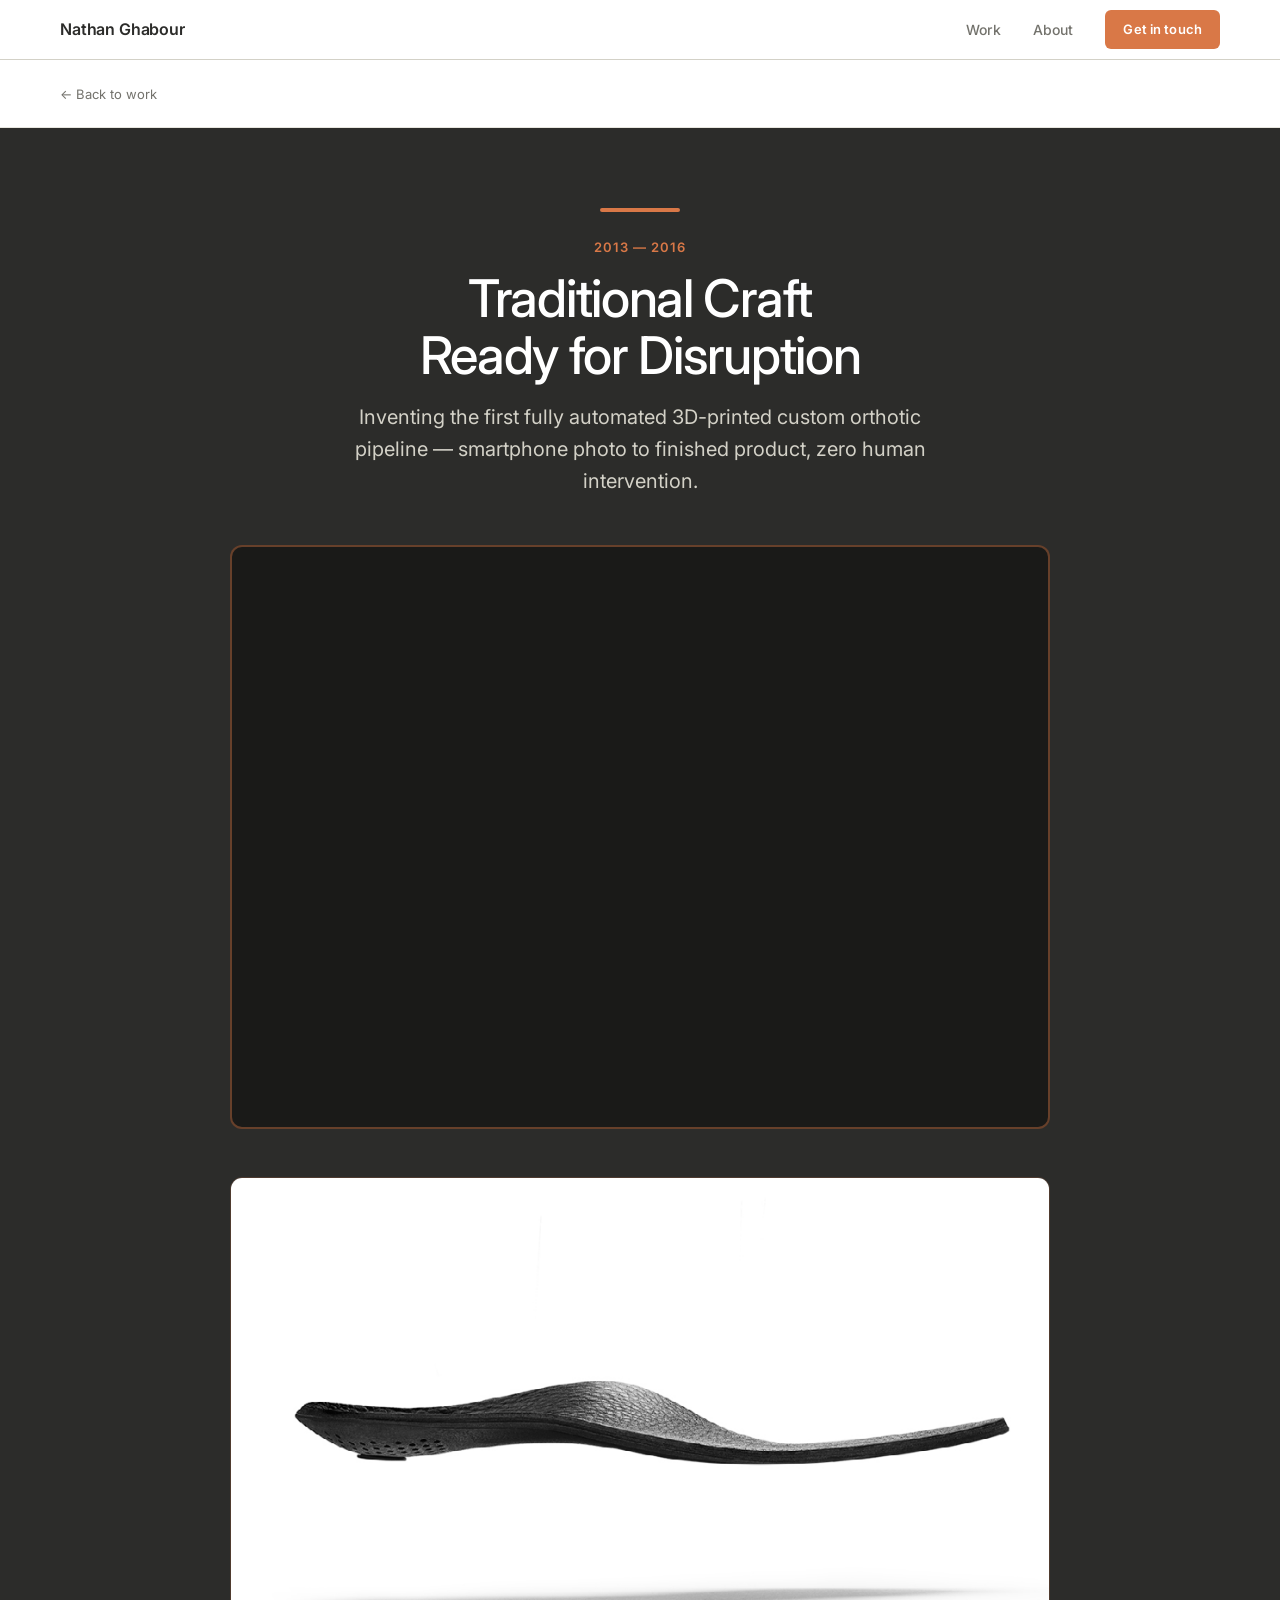
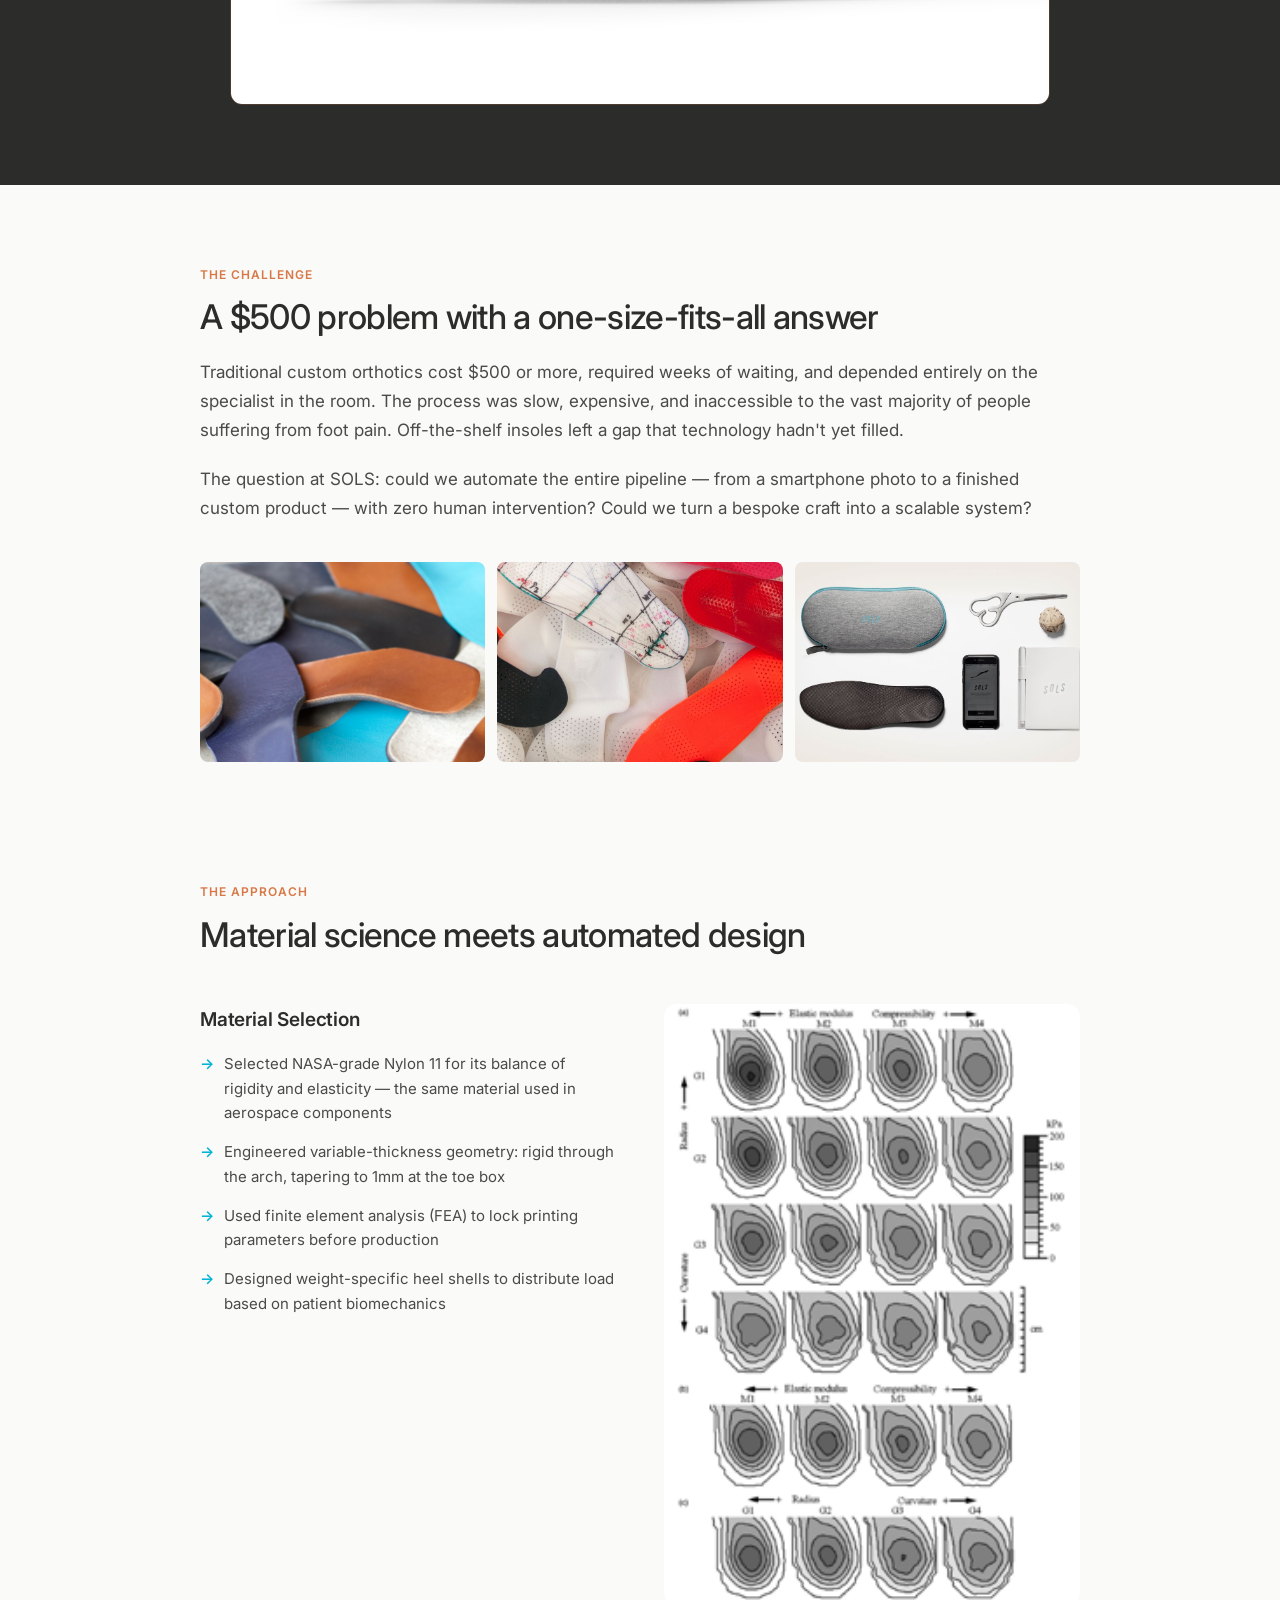
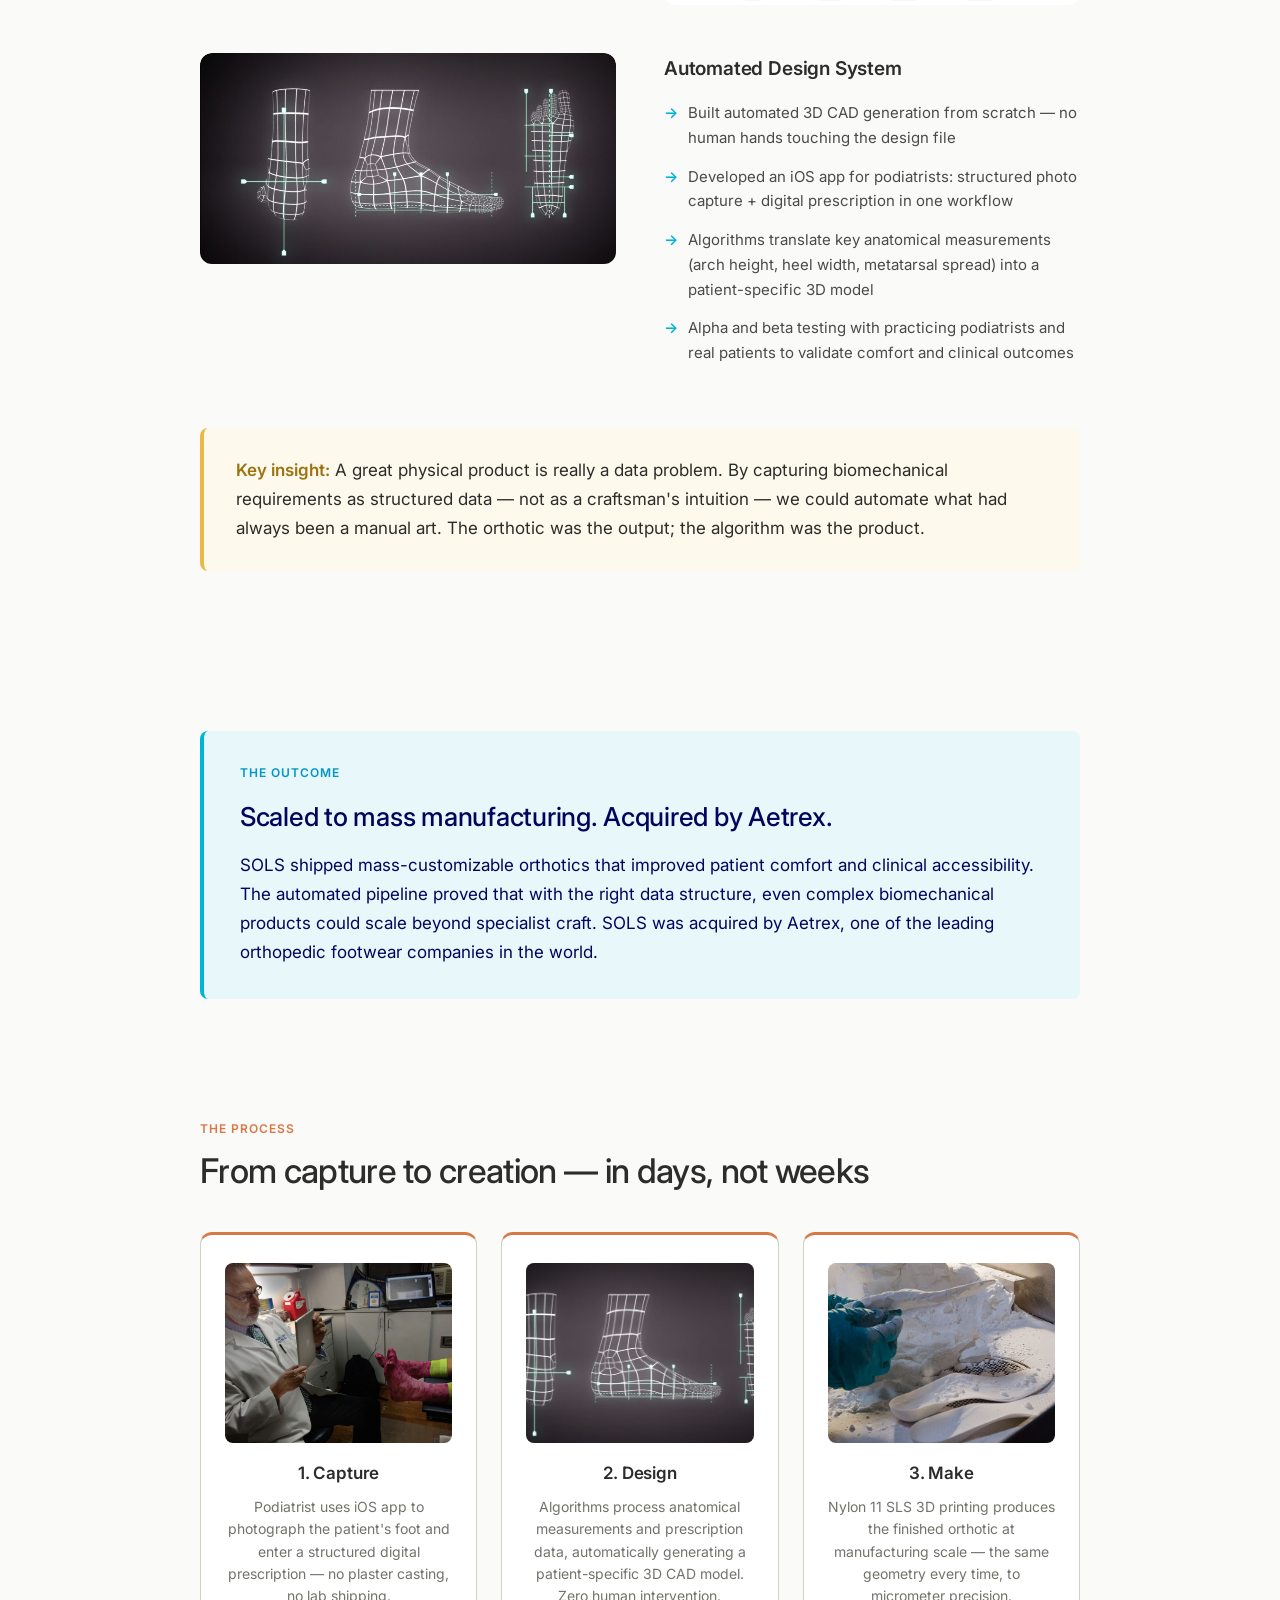
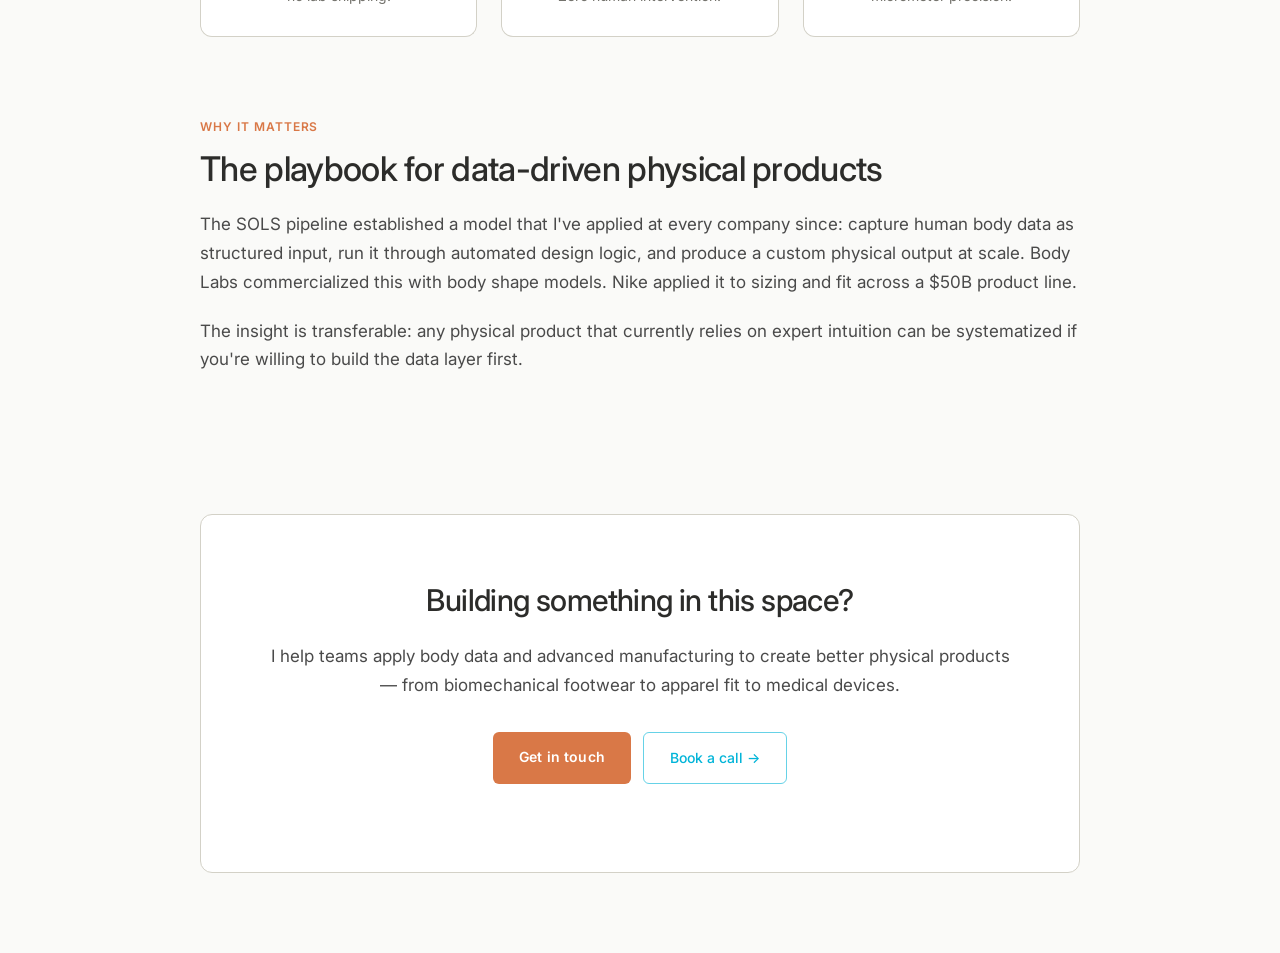
<file: work/sols.html>
<!DOCTYPE html>
<html lang="en">
<head>
  <meta charset="UTF-8">
  <meta name="viewport" content="width=device-width, initial-scale=1.0">
  <title>SOLS — Nathan Ghabour</title>
  <link rel="preconnect" href="https://fonts.googleapis.com">
  <link href="https://fonts.googleapis.com/css2?family=Inter:wght@400;500;600;700&display=swap" rel="stylesheet">
  <link rel="stylesheet" href="../styles.css">
  <style>
    /* Image visuals override the dashed placeholder */
    .case-visual-img {
      border-radius: 12px;
      overflow: hidden;
      min-height: 240px;
    }
    .case-visual-img img {
      width: 100%;
      height: 100%;
      object-fit: cover;
      display: block;
      border-radius: 12px;
    }
    /* Hero product image below video */
    .hero-product {
      max-width: 820px;
      margin: 48px auto 0;
      border-radius: 12px;
      overflow: hidden;
      border: 1px solid rgba(217,120,71,0.2);
    }
    .hero-product img {
      width: 100%;
      display: block;
      background: #fff;
    }
    /* Process cards with photos */
    .process-card-img {
      width: 100%;
      height: 180px;
      object-fit: cover;
      border-radius: 8px;
      margin-bottom: 16px;
      display: block;
    }
    /* Gallery strip */
    .image-strip {
      display: grid;
      grid-template-columns: 1fr 1fr 1fr;
      gap: 12px;
      margin: 40px 0;
    }
    .image-strip img {
      width: 100%;
      height: 200px;
      object-fit: cover;
      border-radius: 8px;
      display: block;
    }
  </style>
</head>
<body>

  <!-- NAV -->
  <nav class="nav">
    <a href="/" class="nav-logo">Nathan Ghabour</a>
    <div class="nav-links">
      <a href="/#work">Work</a>
      <a href="/about.html">About</a>
      <a href="/contact.html" class="nav-cta">Get in touch</a>
    </div>
  </nav>

  <!-- BREADCRUMB -->
  <div class="breadcrumb">
    <a href="/#work">← Back to work</a>
  </div>

  <!-- HERO -->
  <div class="case-hero">
    <div class="case-hero-accent"></div>
    <div class="case-hero-year">2013 &mdash; 2016</div>
    <h1>Traditional Craft<br>Ready for Disruption</h1>
    <p class="case-hero-subtitle">Inventing the first fully automated 3D-printed custom orthotic pipeline — smartphone photo to finished product, zero human intervention.</p>
    <div class="case-hero-media">
      <iframe
        src="https://player.vimeo.com/video/122751337?autoplay=0&title=0&byline=0&portrait=0&color=D97847"
        frameborder="0"
        allow="autoplay; fullscreen; picture-in-picture"
        allowfullscreen
        title="SOLS — 3D Printed Custom Orthotics">
      </iframe>
    </div>
    <div class="hero-product">
      <img src="../assets/sols/hero-orthotic.png" alt="SOLS custom 3D-printed orthotic — side profile">
    </div>
  </div>

  <!-- THE CHALLENGE -->
  <div class="case-section">
    <div class="case-label">The Challenge</div>
    <h2>A $500 problem with a one-size-fits-all answer</h2>
    <p>Traditional custom orthotics cost $500 or more, required weeks of waiting, and depended entirely on the specialist in the room. The process was slow, expensive, and inaccessible to the vast majority of people suffering from foot pain. Off-the-shelf insoles left a gap that technology hadn't yet filled.</p>
    <p>The question at SOLS: could we automate the entire pipeline — from a smartphone photo to a finished custom product — with zero human intervention? Could we turn a bespoke craft into a scalable system?</p>

    <div class="image-strip" style="margin-top: 40px;">
      <img src="../assets/sols/traditional-orthotics.jpeg" alt="Traditional orthotic insoles in various materials — leather, foam, fabric">
      <img src="../assets/sols/prototypes.jpeg" alt="SOLS prototype orthotics in red, white, and black — material testing phase">
      <img src="../assets/sols/sols-product.jpeg" alt="SOLS product ecosystem — orthotic, carrying case, iOS app, and prescription pad">
    </div>
  </div>

  <!-- THE APPROACH -->
  <div class="case-section" style="padding-top: 0;">
    <div class="case-label">The Approach</div>
    <h2>Material science meets automated design</h2>

    <div class="case-split">
      <div class="case-split-text">
        <h3>Material Selection</h3>
        <ul>
          <li>Selected NASA-grade Nylon 11 for its balance of rigidity and elasticity — the same material used in aerospace components</li>
          <li>Engineered variable-thickness geometry: rigid through the arch, tapering to 1mm at the toe box</li>
          <li>Used finite element analysis (FEA) to lock printing parameters before production</li>
          <li>Designed weight-specific heel shells to distribute load based on patient biomechanics</li>
        </ul>
      </div>
      <div class="case-visual-img">
        <img src="../assets/sols/biomech-maps.png" alt="Biomechanical pressure contour maps — FEA analysis showing load distribution across foot geometry">
      </div>
    </div>

    <div class="case-split">
      <div class="case-visual-img">
        <img src="../assets/sols/foot-wireframe.jpeg" alt="3D foot mesh wireframe from three angles — the automated design system input model">
      </div>
      <div class="case-split-text">
        <h3>Automated Design System</h3>
        <ul>
          <li>Built automated 3D CAD generation from scratch — no human hands touching the design file</li>
          <li>Developed an iOS app for podiatrists: structured photo capture + digital prescription in one workflow</li>
          <li>Algorithms translate key anatomical measurements (arch height, heel width, metatarsal spread) into a patient-specific 3D model</li>
          <li>Alpha and beta testing with practicing podiatrists and real patients to validate comfort and clinical outcomes</li>
        </ul>
      </div>
    </div>

    <div class="key-insight">
      <p><strong>Key insight:</strong> A great physical product is really a data problem. By capturing biomechanical requirements as structured data — not as a craftsman's intuition — we could automate what had always been a manual art. The orthotic was the output; the algorithm was the product.</p>
    </div>
  </div>

  <!-- THE OUTCOME -->
  <div class="case-section" style="padding-top: 0;">
    <div class="outcome-box">
      <div class="outcome-label">The Outcome</div>
      <h3>Scaled to mass manufacturing. Acquired by Aetrex.</h3>
      <p>SOLS shipped mass-customizable orthotics that improved patient comfort and clinical accessibility. The automated pipeline proved that with the right data structure, even complex biomechanical products could scale beyond specialist craft. SOLS was acquired by Aetrex, one of the leading orthopedic footwear companies in the world.</p>
    </div>
  </div>

  <!-- THE PROCESS -->
  <div class="case-section" style="padding-top: 0;">
    <div class="case-label">The Process</div>
    <h2>From capture to creation — in days, not weeks</h2>
    <div class="process-grid">
      <div class="process-card">
        <img src="../assets/sols/podiatrist-ipad.jpeg" alt="Podiatrist using iPad to capture foot photos and enter digital prescription" class="process-card-img">
        <h4>1. Capture</h4>
        <p>Podiatrist uses iOS app to photograph the patient's foot and enter a structured digital prescription — no plaster casting, no lab shipping.</p>
      </div>
      <div class="process-card">
        <img src="../assets/sols/foot-wireframe.jpeg" alt="3D foot mesh wireframe — automated CAD generation" class="process-card-img">
        <h4>2. Design</h4>
        <p>Algorithms process anatomical measurements and prescription data, automatically generating a patient-specific 3D CAD model. Zero human intervention.</p>
      </div>
      <div class="process-card">
        <img src="../assets/sols/3d-printing.jpeg" alt="Pulling finished orthotic from SLS 3D printer powder bed" class="process-card-img">
        <h4>3. Make</h4>
        <p>Nylon 11 SLS 3D printing produces the finished orthotic at manufacturing scale — the same geometry every time, to micrometer precision.</p>
      </div>
    </div>
  </div>

  <!-- WHY IT MATTERS -->
  <div class="case-section" style="padding-top: 0;">
    <div class="case-label">Why It Matters</div>
    <h2>The playbook for data-driven physical products</h2>
    <p>The SOLS pipeline established a model that I've applied at every company since: capture human body data as structured input, run it through automated design logic, and produce a custom physical output at scale. Body Labs commercialized this with body shape models. Nike applied it to sizing and fit across a $50B product line.</p>
    <p>The insight is transferable: any physical product that currently relies on expert intuition can be systematized if you're willing to build the data layer first.</p>
  </div>

  <!-- CTA -->
  <div class="case-section" style="padding-top: 0;">
    <div class="case-cta">
      <h3>Building something in this space?</h3>
      <p>I help teams apply body data and advanced manufacturing to create better physical products — from biomechanical footwear to apparel fit to medical devices.</p>
      <div class="cta-buttons">
        <a href="/contact.html" class="btn-primary">Get in touch</a>
        <a href="https://calendar.app.google/raxVFKUH1ApF9yvz9" target="_blank" rel="noopener" class="btn-secondary">Book a call →</a>
      </div>
    </div>
  </div>

</body>
</html>
</file>
<file: styles.css>
* { margin: 0; padding: 0; box-sizing: border-box; }

html { scroll-behavior: smooth; }

body {
  font-family: 'Inter', -apple-system, BlinkMacSystemFont, "Segoe UI", Roboto, sans-serif;
  line-height: 1.7;
  color: #2C2C2A;
  background: #FAFAF8;
  -webkit-font-smoothing: antialiased;
  -moz-osx-font-smoothing: grayscale;
}

a { text-decoration: none; color: inherit; }

/* ===== NAV ===== */
.nav {
  background: #FFFFFF;
  border-bottom: 1px solid #D3D1C7;
  padding: 0 60px;
  display: flex;
  align-items: center;
  justify-content: space-between;
  height: 60px;
  position: sticky;
  top: 0;
  z-index: 100;
}

.nav-logo {
  font-size: 16px;
  font-weight: 600;
  color: #2C2C2A;
  letter-spacing: -0.01em;
  text-decoration: none;
}

.nav-links {
  display: flex;
  align-items: center;
  gap: 32px;
}

.nav-links a {
  font-size: 14px;
  font-weight: 500;
  color: #73726C;
  text-decoration: none;
  transition: color 0.18s ease;
  letter-spacing: 0.01em;
}

.nav-links a:hover,
.nav-links a.active {
  color: #2C2C2A;
}

.nav-cta {
  background: #D97847;
  color: #FFFFFF !important;
  padding: 8px 18px;
  border-radius: 6px;
  font-size: 13px !important;
  font-weight: 600 !important;
  transition: background 0.18s ease !important;
}

.nav-cta:hover {
  background: #B85C2F;
  color: #FFFFFF !important;
}

/* ===== HERO (Homepage) ===== */
.hero {
  background: #2C2C2A;
  color: #E5E5E0;
  min-height: 520px;
  display: grid;
  grid-template-columns: 1fr 1fr;
  gap: 0;
}

.hero-content {
  padding: 88px 64px;
  display: flex;
  flex-direction: column;
  justify-content: center;
}

.hero-accent {
  height: 3px;
  width: 48px;
  background: #D97847;
  margin-bottom: 36px;
  border-radius: 2px;
}

.hero h1 {
  font-size: 54px;
  font-weight: 500;
  margin: 0 0 10px 0;
  color: #FFFFFF;
  line-height: 1.08;
  letter-spacing: -0.025em;
}

.hero-tagline {
  font-size: 18px;
  color: #D97847;
  margin: 0 0 28px 0;
  font-weight: 400;
  letter-spacing: 0.01em;
}

.hero-description {
  font-size: 16px;
  line-height: 1.75;
  margin: 0 0 40px 0;
  color: #A8A69E;
  max-width: 440px;
}

.hero-ctas {
  display: flex;
  gap: 12px;
  margin-bottom: 40px;
  flex-wrap: wrap;
}

.hero-contact {
  font-size: 13px;
  color: #6B6A64;
  letter-spacing: 0.01em;
}

.hero-photo {
  background: linear-gradient(160deg, #3A3A38 0%, #232321 100%);
  display: flex;
  align-items: center;
  justify-content: center;
  position: relative;
  overflow: hidden;
}

/* Subtle dot grid texture on photo side */
.hero-photo::before {
  content: '';
  position: absolute;
  inset: 0;
  background-image: radial-gradient(circle, rgba(217,120,71,0.08) 1px, transparent 1px);
  background-size: 28px 28px;
  pointer-events: none;
}

.photo-circle {
  width: 300px;
  height: 300px;
  border-radius: 50%;
  border: 3px solid rgba(217,120,71,0.5);
  position: relative;
  z-index: 1;
  overflow: hidden;
  box-shadow: 0 0 0 8px rgba(217,120,71,0.08), 0 20px 60px rgba(0,0,0,0.3);
}

.photo-circle img {
  width: 100%;
  height: 100%;
  object-fit: cover;
  object-position: center top;
  display: block;
}

/* ===== BUTTONS ===== */
.btn-primary {
  display: inline-block;
  background: #D97847;
  color: #FFFFFF;
  padding: 13px 26px;
  border-radius: 6px;
  font-size: 14px;
  font-weight: 600;
  cursor: pointer;
  transition: background 0.18s ease, transform 0.12s ease;
  letter-spacing: 0.01em;
  text-decoration: none;
}

.btn-primary:hover {
  background: #B85C2F;
  transform: translateY(-1px);
}

.btn-primary:active { transform: translateY(0); }

.btn-secondary {
  display: inline-block;
  background: transparent;
  border: 1px solid rgba(0,180,216,0.6);
  color: #00B4D8;
  padding: 13px 26px;
  border-radius: 6px;
  font-size: 14px;
  font-weight: 500;
  cursor: pointer;
  transition: border-color 0.18s ease, background 0.18s ease, transform 0.12s ease;
  text-decoration: none;
}

.btn-secondary:hover {
  border-color: #00B4D8;
  background: rgba(0,180,216,0.08);
  transform: translateY(-1px);
}

.btn-secondary:active { transform: translateY(0); }

/* ===== SECTIONS ===== */
.section {
  max-width: 1200px;
  margin: 0 auto;
  padding: 80px 60px;
}

/* Anchor offset for sticky nav */
#work, #services, #contact { scroll-margin-top: 20px; }

.section-accent {
  height: 2px;
  width: 40px;
  background: #D97847;
  margin-bottom: 20px;
  border-radius: 2px;
}

.section h2 {
  font-size: 34px;
  font-weight: 500;
  margin: 0 0 14px 0;
  letter-spacing: -0.02em;
  color: #2C2C2A;
}

.section-intro {
  font-size: 16px;
  color: #73726C;
  max-width: 680px;
  margin-bottom: 48px;
  line-height: 1.75;
}

/* ===== PROJECT CARDS ===== */
.projects-grid {
  display: grid;
  grid-template-columns: repeat(2, 1fr);
  gap: 20px;
  margin-bottom: 48px;
}

.project-card {
  background: #FFFFFF;
  border: 1px solid #E8E6DF;
  border-radius: 14px;
  overflow: hidden;
  transition: box-shadow 0.3s cubic-bezier(0.25, 0.46, 0.45, 0.94),
              transform 0.3s cubic-bezier(0.25, 0.46, 0.45, 0.94),
              border-color 0.3s ease;
  text-decoration: none;
  color: inherit;
  display: block;
}

.project-card:hover {
  box-shadow: 0 12px 40px rgba(0,0,0,0.1), 0 2px 8px rgba(0,0,0,0.06);
  transform: translateY(-3px);
  border-color: #D3D1C7;
}

.project-media {
  height: 220px;
  display: flex;
  align-items: center;
  justify-content: center;
  border-bottom: 2px solid #D97847;
  position: relative;
  overflow: hidden;
}

.project-media iframe {
  width: 100%;
  height: 100%;
  border: 0;
  display: block;
}

.project-content {
  padding: 22px 24px 24px;
  background: #F8F8F6;
}

.project-year {
  font-size: 11px;
  color: #D97847;
  font-weight: 600;
  margin-bottom: 8px;
  letter-spacing: 0.06em;
  text-transform: uppercase;
}

.project-card h3 {
  font-size: 21px;
  font-weight: 600;
  margin: 0 0 10px 0;
  letter-spacing: -0.02em;
  color: #2C2C2A;
  line-height: 1.2;
}

.project-description {
  font-size: 14px;
  line-height: 1.65;
  color: #73726C;
  margin: 0 0 16px 0;
}

.project-tags {
  display: flex;
  flex-wrap: wrap;
  gap: 6px;
}

.tag {
  background: rgba(255,255,255,0.8);
  padding: 4px 10px;
  border-radius: 4px;
  font-size: 11px;
  font-weight: 500;
  color: #5F5E5A;
  border: 0.5px solid #D8D6CE;
  letter-spacing: 0.01em;
}

/* Real photo cards */
.card-photo {
  width: 100%;
  height: 100%;
  object-fit: cover;
  display: block;
}

/* ===== SOLS ===== */
.media-sols { background: #0A0A0A; }

/* ===== BODY LABS ===== */
.media-bodylabs {
  background: #FFFFFF;
  padding: 0;
}

.bodylabs-gif {
  width: 100%;
  height: 100%;
  object-fit: contain;
  display: block;
  padding: 8px;
}

/* ===== AMAZON ===== */
.media-amazon {
  background: #000;
  padding: 0;
}

/* ===== NIKE ===== */
.media-nike {
  background: #000;
  padding: 0;
}

/* ===== SERVICES ===== */
.services-section { background: #FAFAF8; }

.services-grid {
  display: grid;
  grid-template-columns: repeat(auto-fit, minmax(200px, 1fr));
  gap: 16px;
  margin-bottom: 40px;
}

.service-card {
  background: #FFFFFF;
  border: 1px solid #E8E6DF;
  border-radius: 10px;
  padding: 26px 24px;
  border-top: 2px solid #D97847;
  transition: box-shadow 0.25s ease, transform 0.25s ease, border-color 0.25s ease;
}

.service-card:hover {
  box-shadow: 0 6px 24px rgba(0,0,0,0.07);
  transform: translateY(-2px);
}

.service-card h3 {
  font-size: 15px;
  font-weight: 600;
  margin: 0 0 10px 0;
  letter-spacing: -0.01em;
  color: #2C2C2A;
}

.service-card p {
  font-size: 13px;
  line-height: 1.65;
  color: #73726C;
  margin: 0;
}

.info-grid {
  display: grid;
  grid-template-columns: 1fr 1fr;
  gap: 20px;
  margin-bottom: 48px;
}

.info-box {
  background: #EFEDE6;
  border-radius: 10px;
  padding: 26px 28px;
}

.info-box h3 {
  font-size: 11px;
  font-weight: 600;
  margin: 0 0 12px 0;
  color: #73726C;
  text-transform: uppercase;
  letter-spacing: 0.08em;
}

.info-box p {
  font-size: 15px;
  line-height: 1.8;
  margin: 0;
  color: #2C2C2A;
}

/* ===== CTA FOOTER ===== */
.cta-footer {
  background: linear-gradient(160deg, #2C2C2A 0%, #1A1A18 100%);
  padding: 80px 60px;
  text-align: center;
  color: white;
}

.cta-footer h2 {
  font-size: 36px;
  font-weight: 500;
  margin: 0 0 16px 0;
  letter-spacing: -0.02em;
  color: #FFFFFF;
}

.cta-footer p {
  font-size: 16px;
  margin: 0 auto 40px;
  color: #8A8880;
  max-width: 480px;
  line-height: 1.75;
}

.cta-buttons {
  display: flex;
  gap: 12px;
  justify-content: center;
  margin-bottom: 28px;
  flex-wrap: wrap;
}

.cta-footer .btn-primary {
  background: #D97847;
  color: #FFFFFF;
}

.cta-footer .btn-primary:hover { background: #B85C2F; }

.cta-footer .btn-secondary {
  border-color: rgba(255,255,255,0.2);
  color: rgba(255,255,255,0.65);
}

.cta-footer .btn-secondary:hover {
  border-color: rgba(255,255,255,0.4);
  background: rgba(255,255,255,0.06);
  color: rgba(255,255,255,0.85);
}

.contact-info {
  font-size: 14px;
  color: #555048;
}

/* ===== PAGE HERO (non-homepage pages) ===== */
.page-hero {
  background: #2C2C2A;
  color: #FAFAF8;
  padding: 60px 60px 80px;
  text-align: center;
}

.page-hero-accent {
  height: 4px;
  width: 120px;
  background: #D97847;
  margin: 0 auto 24px;
  border-radius: 2px;
}

.page-hero h1 {
  font-size: 52px;
  font-weight: 500;
  margin: 0 0 16px 0;
  color: #FFFFFF;
  letter-spacing: -0.025em;
}

.page-hero p {
  font-size: 18px;
  color: #D3D1C7;
  max-width: 600px;
  margin: 0 auto;
}

/* ===== ABOUT PAGE ===== */

/* Hero variant with photo */
.about-hero {
  background: #2C2C2A;
  color: #FAFAF8;
  padding: 80px 60px;
  text-align: center;
}

.about-hero-photo {
  width: 180px;
  height: 180px;
  border-radius: 50%;
  border: 4px solid #D97847;
  margin: 0 auto 32px;
  overflow: hidden;
  display: flex;
  align-items: center;
  justify-content: center;
}

.about-hero-photo img {
  width: 100%;
  height: 100%;
  object-fit: cover;
  object-position: center top;
  display: block;
}

.about-hero h1 {
  font-size: 52px;
  font-weight: 500;
  margin: 0 0 16px 0;
  color: #FFFFFF;
  letter-spacing: -0.025em;
}

.about-hero-tagline {
  font-size: 24px;
  color: #D97847;
  margin-bottom: 16px;
  font-weight: 400;
}

.about-hero-subtitle {
  font-size: 16px;
  color: #D3D1C7;
  max-width: 500px;
  margin: 0 auto;
}

/* Page section (narrower max-width for about/contact) */
.page-section {
  max-width: 1000px;
  margin: 0 auto;
  padding: 80px 60px;
}

.page-section-accent {
  height: 3px;
  width: 60px;
  background: #D97847;
  margin: 0 auto 24px;
  border-radius: 2px;
}

.page-section h2 {
  font-size: 38px;
  font-weight: 500;
  margin: 0 0 16px 0;
  text-align: center;
  color: #2C2C2A;
  letter-spacing: -0.02em;
}

.page-section-intro {
  font-size: 17px;
  color: #4A4A4A;
  text-align: center;
  max-width: 680px;
  margin: 0 auto 48px;
  line-height: 1.7;
}

/* Pillars (How I Think) */
.pillars {
  display: grid;
  grid-template-columns: repeat(3, 1fr);
  gap: 24px;
  margin-bottom: 60px;
}

.pillar {
  background: #FFFFFF;
  border: 0.5px solid #D3D1C7;
  border-radius: 12px;
  padding: 32px;
}

.pillar-rust { border-top: 3px solid #D97847; }
.pillar-cyan { border-top: 3px solid #00B4D8; }
.pillar-mustard { border-top: 3px solid #E9B949; }

.pillar-icon {
  font-size: 32px;
  margin-bottom: 16px;
}

.pillar h3 {
  font-size: 20px;
  font-weight: 600;
  margin: 0 0 12px 0;
  color: #2C2C2A;
  letter-spacing: -0.01em;
}

.pillar p {
  font-size: 15px;
  line-height: 1.7;
  margin: 0;
  color: #4A4A4A;
  font-style: italic;
}

/* Through-line */
.through-line {
  background: #E8F7FA;
  border-left: 4px solid #00B4D8;
  padding: 48px;
  border-radius: 8px;
  margin: 0 0 0 0;
}

.through-line h3 {
  font-size: 13px;
  font-weight: 600;
  letter-spacing: 0.08em;
  text-transform: uppercase;
  color: #0096C7;
  margin: 0 0 20px 0;
}

.through-line-quote {
  font-size: 22px;
  line-height: 1.5;
  margin: 0 0 24px 0;
  color: #03045E;
  font-weight: 500;
  letter-spacing: -0.01em;
}

.through-line p {
  font-size: 16px;
  margin: 0 0 14px 0;
  color: #03045E;
  line-height: 1.7;
}

.through-line p:last-child { margin-bottom: 0; }

/* Timeline */
.timeline {
  position: relative;
  padding-left: 40px;
  margin: 60px 0;
}

.timeline::before {
  content: '';
  position: absolute;
  left: 15px;
  top: 0;
  bottom: 0;
  width: 3px;
  background: linear-gradient(to bottom, #D97847, #00B4D8, #E9B949, #00B4D8, #D97847);
}

.timeline-item {
  position: relative;
  margin-bottom: 48px;
}

.timeline-item:last-child { margin-bottom: 0; }

.timeline-dot {
  position: absolute;
  left: -32px;
  top: 6px;
  width: 14px;
  height: 14px;
  border-radius: 50%;
  border: 3px solid #FAFAF8;
}

.timeline-dot-rust { background: #D97847; }
.timeline-dot-cyan { background: #00B4D8; }
.timeline-dot-mustard { background: #E9B949; }

.timeline-year {
  font-size: 12px;
  color: #D97847;
  font-weight: 600;
  margin-bottom: 6px;
  text-transform: uppercase;
  letter-spacing: 0.06em;
}

.timeline-item h4 {
  font-size: 20px;
  font-weight: 600;
  margin: 0 0 10px 0;
  color: #2C2C2A;
  letter-spacing: -0.01em;
}

.timeline-item p {
  font-size: 15px;
  color: #4A4A4A;
  margin: 0;
  line-height: 1.65;
}

/* Secret Sauce */
.sauce-grid {
  display: grid;
  grid-template-columns: repeat(3, 1fr);
  gap: 24px;
  margin-top: 48px;
}

.sauce-card {
  background: #FFFFFF;
  border-radius: 12px;
  padding: 32px;
  text-align: center;
  border: 0.5px solid #D3D1C7;
}

.sauce-card:nth-child(1) { border-top: 3px solid #D97847; }
.sauce-card:nth-child(2) { border-top: 3px solid #00B4D8; }
.sauce-card:nth-child(3) { border-top: 3px solid #E9B949; }

.sauce-card h4 {
  font-size: 17px;
  font-weight: 600;
  margin: 0 0 12px 0;
  color: #2C2C2A;
  letter-spacing: -0.01em;
}

.sauce-card p {
  font-size: 14px;
  line-height: 1.65;
  color: #4A4A4A;
  margin: 0;
}

/* About CTA */
.about-cta {
  background: linear-gradient(135deg, #2C2C2A 0%, #1A1A18 100%);
  padding: 60px;
  text-align: center;
  border-radius: 12px;
  color: white;
  margin-top: 40px;
}

.about-cta h3 {
  font-size: 34px;
  font-weight: 500;
  margin: 0 0 16px 0;
  color: #FFFFFF;
  letter-spacing: -0.02em;
}

.about-cta p {
  font-size: 17px;
  margin: 0 auto 36px;
  color: #A8A69E;
  max-width: 520px;
  line-height: 1.7;
}

/* ===== CONTACT PAGE ===== */
.contact-section {
  max-width: 700px;
  margin: 0 auto;
  padding: 60px;
}

.form-card {
  background: #FFFFFF;
  border: 0.5px solid #D3D1C7;
  border-radius: 12px;
  padding: 40px;
  margin-bottom: 48px;
  border-top: 3px solid #D97847;
}

.form-group {
  margin-bottom: 24px;
}

.form-group label {
  display: block;
  font-size: 14px;
  font-weight: 500;
  margin-bottom: 8px;
  color: #2C2C2A;
}

.form-required {
  color: #D97847;
  margin-left: 4px;
}

.form-group input[type="text"],
.form-group input[type="email"],
.form-group textarea,
.form-group select {
  width: 100%;
  padding: 12px 16px;
  font-size: 15px;
  border: 0.5px solid #D3D1C7;
  border-radius: 6px;
  font-family: inherit;
  background: #FFFFFF;
  color: #2C2C2A;
  transition: all 0.2s;
  outline: none;
  -webkit-appearance: none;
}

.form-group input:focus,
.form-group textarea:focus,
.form-group select:focus {
  border-color: #D97847;
  box-shadow: 0 0 0 3px rgba(217,120,71,0.1);
}

.form-group textarea {
  min-height: 120px;
  resize: vertical;
}

.submit-btn {
  background: #D97847;
  color: #FFFFFF;
  padding: 14px 32px;
  border-radius: 6px;
  font-size: 16px;
  font-weight: 600;
  border: none;
  cursor: pointer;
  width: 100%;
  transition: background 0.2s;
  font-family: inherit;
  letter-spacing: 0.01em;
}

.submit-btn:hover { background: #B85C2F; }

/* Contact divider */
.contact-divider {
  text-align: center;
  margin: 48px 0;
  position: relative;
}

.contact-divider::before {
  content: '';
  position: absolute;
  left: 0;
  right: 0;
  top: 50%;
  height: 1px;
  background: #D3D1C7;
}

.contact-divider span {
  position: relative;
  background: #FAFAF8;
  padding: 0 20px;
  font-size: 14px;
  color: #73726C;
}

/* Calendar section */
.calendar-card {
  text-align: center;
  background: #E8F7FA;
  border-radius: 12px;
  padding: 48px;
  border: 0.5px solid #90E0EF;
}

.calendar-card h3 {
  font-size: 26px;
  font-weight: 500;
  margin: 0 0 12px 0;
  color: #03045E;
  letter-spacing: -0.01em;
}

.calendar-card p {
  font-size: 16px;
  color: #0096C7;
  margin: 0 0 28px 0;
}

.calendar-btn {
  background: transparent;
  border: 1px solid #00B4D8;
  color: #00B4D8;
  padding: 14px 32px;
  border-radius: 6px;
  font-size: 15px;
  font-weight: 500;
  cursor: pointer;
  text-decoration: none;
  display: inline-block;
  transition: all 0.2s;
}

.calendar-btn:hover { background: rgba(0,180,216,0.1); }

/* Contact info links */
.contact-links-section {
  text-align: center;
  margin-top: 48px;
  padding-top: 40px;
  border-top: 1px solid #D3D1C7;
}

.contact-links-section h4 {
  font-size: 15px;
  font-weight: 500;
  margin: 0 0 16px 0;
  color: #4A4A4A;
}

.contact-links {
  display: flex;
  justify-content: center;
  gap: 24px;
  flex-wrap: wrap;
}

.contact-links a {
  color: #00B4D8;
  text-decoration: none;
  font-size: 15px;
  transition: color 0.2s;
}

.contact-links a:hover {
  color: #0096C7;
  text-decoration: underline;
}

/* ===== SOLS CASE STUDY ===== */
.case-hero {
  background: #2C2C2A;
  color: #FAFAF8;
  padding: 80px 60px;
  text-align: center;
}

.case-hero-accent {
  height: 4px;
  width: 80px;
  background: #D97847;
  margin: 0 auto 24px;
  border-radius: 2px;
}

.case-hero-year {
  font-size: 13px;
  color: #D97847;
  font-weight: 600;
  margin-bottom: 12px;
  letter-spacing: 0.08em;
  text-transform: uppercase;
}

.case-hero h1 {
  font-size: 52px;
  font-weight: 500;
  margin: 0 0 16px 0;
  line-height: 1.1;
  color: #FFFFFF;
  letter-spacing: -0.025em;
}

.case-hero-subtitle {
  font-size: 20px;
  color: #D3D1C7;
  max-width: 600px;
  margin: 0 auto 48px;
  line-height: 1.6;
}

.case-hero-media {
  max-width: 820px;
  margin: 0 auto;
  border-radius: 12px;
  overflow: hidden;
  border: 2px solid rgba(217,120,71,0.4);
  position: relative;
  padding-bottom: 50%;
  background: #1A1A18;
}

.case-hero-media iframe {
  position: absolute;
  top: 0; left: 0;
  width: 100%;
  height: 100%;
  border: 0;
}

/* Case study sections */
.case-section {
  max-width: 1000px;
  margin: 0 auto;
  padding: 80px 60px;
}

.case-label {
  font-size: 12px;
  color: #D97847;
  font-weight: 600;
  letter-spacing: 0.08em;
  margin-bottom: 12px;
  text-transform: uppercase;
}

.case-section h2 {
  font-size: 34px;
  font-weight: 500;
  margin: 0 0 20px 0;
  line-height: 1.2;
  color: #2C2C2A;
  letter-spacing: -0.02em;
}

.case-section p {
  font-size: 17px;
  line-height: 1.7;
  margin: 0 0 20px 0;
  color: #4A4A4A;
}

.case-section p:last-child { margin-bottom: 0; }

/* Split layout */
.case-split {
  display: grid;
  grid-template-columns: 1fr 1fr;
  gap: 48px;
  margin: 48px 0;
  align-items: start;
}

.case-split-text h3 {
  font-size: 19px;
  font-weight: 600;
  margin: 0 0 16px 0;
  color: #2C2C2A;
  letter-spacing: -0.01em;
}

.case-split-text ul {
  list-style: none;
  padding: 0;
  margin: 0;
}

.case-split-text li {
  font-size: 15px;
  line-height: 1.65;
  margin-bottom: 14px;
  padding-left: 24px;
  position: relative;
  color: #4A4A4A;
}

.case-split-text li::before {
  content: "→";
  position: absolute;
  left: 0;
  color: #00B4D8;
  font-weight: 600;
}

.case-visual {
  background: #FFFFFF;
  border-radius: 12px;
  border: 1px dashed #D3D1C7;
  display: flex;
  align-items: center;
  justify-content: center;
  min-height: 240px;
  color: #B4B2A9;
  font-size: 13px;
  text-align: center;
  line-height: 1.6;
  padding: 24px;
}

.case-visual img {
  width: 100%;
  height: 100%;
  object-fit: cover;
  border-radius: 12px;
}

/* Key insight callout */
.key-insight {
  background: #FDF9EC;
  border-left: 4px solid #E9B949;
  padding: 28px 32px;
  border-radius: 8px;
  margin: 40px 0;
}

.key-insight p {
  font-size: 17px;
  margin: 0;
  color: #2C2C2A;
  line-height: 1.7;
}

.key-insight strong {
  color: #9D7210;
  font-weight: 600;
}

/* Outcome callout */
.outcome-box {
  background: #E8F7FA;
  border-left: 4px solid #00B4D8;
  padding: 32px 36px;
  border-radius: 8px;
  margin: 40px 0;
}

.outcome-label {
  font-size: 12px;
  color: #0096C7;
  font-weight: 600;
  letter-spacing: 0.08em;
  margin-bottom: 12px;
  text-transform: uppercase;
}

.outcome-box h3 {
  font-size: 26px;
  font-weight: 500;
  margin: 0 0 12px 0;
  color: #03045E;
  letter-spacing: -0.01em;
}

.outcome-box p {
  font-size: 17px;
  margin: 0;
  color: #03045E;
  line-height: 1.7;
}

/* Process cards */
.process-grid {
  display: grid;
  grid-template-columns: repeat(3, 1fr);
  gap: 24px;
  margin-top: 40px;
}

.process-card {
  background: #FFFFFF;
  border-radius: 12px;
  padding: 28px 24px;
  text-align: center;
  border: 0.5px solid #D3D1C7;
  border-top: 3px solid #D97847;
}

.process-card h4 {
  font-size: 17px;
  font-weight: 600;
  margin: 0 0 8px 0;
  color: #2C2C2A;
  letter-spacing: -0.01em;
}

.process-card p {
  font-size: 14px;
  margin: 0;
  color: #73726C;
  line-height: 1.6;
}

.process-icon {
  font-size: 32px;
  margin-bottom: 16px;
}

/* Case CTA */
.case-cta {
  background: #FFFFFF;
  padding: 60px;
  text-align: center;
  border-radius: 12px;
  border: 0.5px solid #D3D1C7;
  margin-top: 60px;
}

.case-cta h3 {
  font-size: 30px;
  font-weight: 500;
  margin: 0 0 16px 0;
  color: #2C2C2A;
  letter-spacing: -0.02em;
}

.case-cta p {
  font-size: 17px;
  color: #4A4A4A;
  margin: 0 0 32px 0;
  line-height: 1.7;
}

/* Back link */
.breadcrumb {
  padding: 20px 60px;
  background: #FFFFFF;
  border-bottom: 1px solid #E8E6DF;
}

.breadcrumb a {
  font-size: 13px;
  color: #73726C;
  text-decoration: none;
  display: inline-flex;
  align-items: center;
  gap: 6px;
  transition: color 0.18s;
}

.breadcrumb a:hover { color: #2C2C2A; }

/* ===== LOGOS SECTION ===== */
.logos-section {
  background: #FAFAF8;
  border-top: 1px solid #E8E6DF;
  border-bottom: 1px solid #E8E6DF;
  padding: 32px 60px;
}

.logos-inner {
  max-width: 1200px;
  margin: 0 auto;
  display: flex;
  align-items: center;
  gap: 40px;
}

.logos-label {
  font-size: 11px;
  font-weight: 600;
  letter-spacing: 0.1em;
  text-transform: uppercase;
  color: #B4B2A9;
  white-space: nowrap;
  flex-shrink: 0;
}

.logos-row {
  display: flex;
  align-items: center;
  gap: 0;
  flex: 1;
}

.logo-item {
  flex: 1;
  display: flex;
  align-items: center;
  justify-content: center;
  padding: 12px 24px;
  border-right: 1px solid #E8E6DF;
  text-decoration: none;
  transition: opacity 0.2s ease;
  opacity: 0.45;
}

.logo-item:last-child { border-right: none; }

.logo-item:hover { opacity: 1; }

.logo-text {
  font-weight: 700;
  letter-spacing: -0.01em;
  color: #2C2C2A;
  line-height: 1;
  user-select: none;
}

.logo-sols {
  font-size: 22px;
  letter-spacing: 0.08em;
  font-weight: 800;
}

.logo-bodylabs {
  font-size: 16px;
  font-weight: 600;
  letter-spacing: -0.02em;
}

.logo-amazon {
  font-size: 22px;
  font-weight: 400;
  letter-spacing: -0.03em;
  font-style: italic;
}

.logo-nike {
  font-size: 22px;
  letter-spacing: 0.12em;
  font-weight: 900;
}

/* ===== TESTIMONIALS ===== */
.testimonials-section {
  background: #FFFFFF;
}

.testimonials-grid {
  display: grid;
  grid-template-columns: repeat(2, 1fr);
  gap: 20px;
}

.testimonial-card {
  background: #FFFFFF;
  border: 1px solid #E8E6DF;
  border-radius: 12px;
  padding: 32px;
  display: flex;
  flex-direction: column;
  gap: 24px;
}

.testimonial-rust  { border-top: 3px solid #D97847; }
.testimonial-cyan  { border-top: 3px solid #00B4D8; }
.testimonial-mustard { border-top: 3px solid #E9B949; }

.testimonial-quote {
  font-size: 15px;
  line-height: 1.75;
  color: #4A4A4A;
  margin: 0;
  font-style: italic;
  flex: 1;
}

.testimonial-author {
  display: flex;
  flex-direction: column;
  gap: 4px;
}

.testimonial-name {
  font-size: 14px;
  font-weight: 600;
  color: #2C2C2A;
  letter-spacing: -0.01em;
}

.testimonial-title {
  font-size: 12px;
  color: #73726C;
  line-height: 1.5;
}

/* ===== RESPONSIVE ===== */
@media (max-width: 900px) {
  .pillars { grid-template-columns: 1fr; }
  .sauce-grid { grid-template-columns: 1fr 1fr; }
  .process-grid { grid-template-columns: 1fr 1fr; }
  .case-split { grid-template-columns: 1fr; gap: 32px; }
}

@media (max-width: 900px) {
  .testimonials-grid { grid-template-columns: 1fr; }
}

@media (max-width: 768px) {
  .logos-section { padding: 24px; }
  .logos-inner { flex-direction: column; gap: 16px; align-items: flex-start; }
  .logos-row { width: 100%; gap: 0; }
  .logo-item { padding: 10px 12px; }
  .nav { padding: 0 24px; }
  .nav-links { gap: 20px; }

  .hero {
    grid-template-columns: 1fr;
    min-height: auto;
  }

  .hero-content {
    padding: 64px 28px 48px;
  }

  .hero h1 { font-size: 40px; }
  .hero-description { max-width: 100%; }

  .hero-photo {
    padding: 48px 28px;
    min-height: 260px;
  }

  .photo-circle {
    width: 200px;
    height: 200px;
  }

  .section { padding: 60px 24px; }
  .page-section { padding: 60px 24px; }
  .case-section { padding: 60px 24px; }
  .contact-section { padding: 40px 24px; }

  .projects-grid { grid-template-columns: 1fr; }
  .info-grid { grid-template-columns: 1fr; }
  .pillars { grid-template-columns: 1fr; }
  .sauce-grid { grid-template-columns: 1fr; }
  .process-grid { grid-template-columns: 1fr; }
  .case-split { grid-template-columns: 1fr; }

  .cta-footer { padding: 64px 28px; }
  .about-cta { padding: 40px 24px; }
  .through-line { padding: 32px 28px; }
  .breadcrumb { padding: 16px 24px; }

  .case-hero { padding: 60px 24px; }
  .case-hero h1 { font-size: 38px; }
  .case-hero-subtitle { font-size: 17px; }

  .about-hero { padding: 60px 24px; }
  .about-hero h1 { font-size: 40px; }

  .page-hero { padding: 48px 24px 60px; }
  .page-hero h1 { font-size: 40px; }

  .services-grid { grid-template-columns: 1fr 1fr; }
}

@media (max-width: 480px) {
  .hero h1 { font-size: 34px; }
  .services-grid { grid-template-columns: 1fr; }
  .hero-ctas { flex-direction: column; }
  .btn-primary, .btn-secondary { text-align: center; }
  .cta-buttons { flex-direction: column; align-items: center; }
  .nav-links .nav-cta { display: none; }
}
</file>
